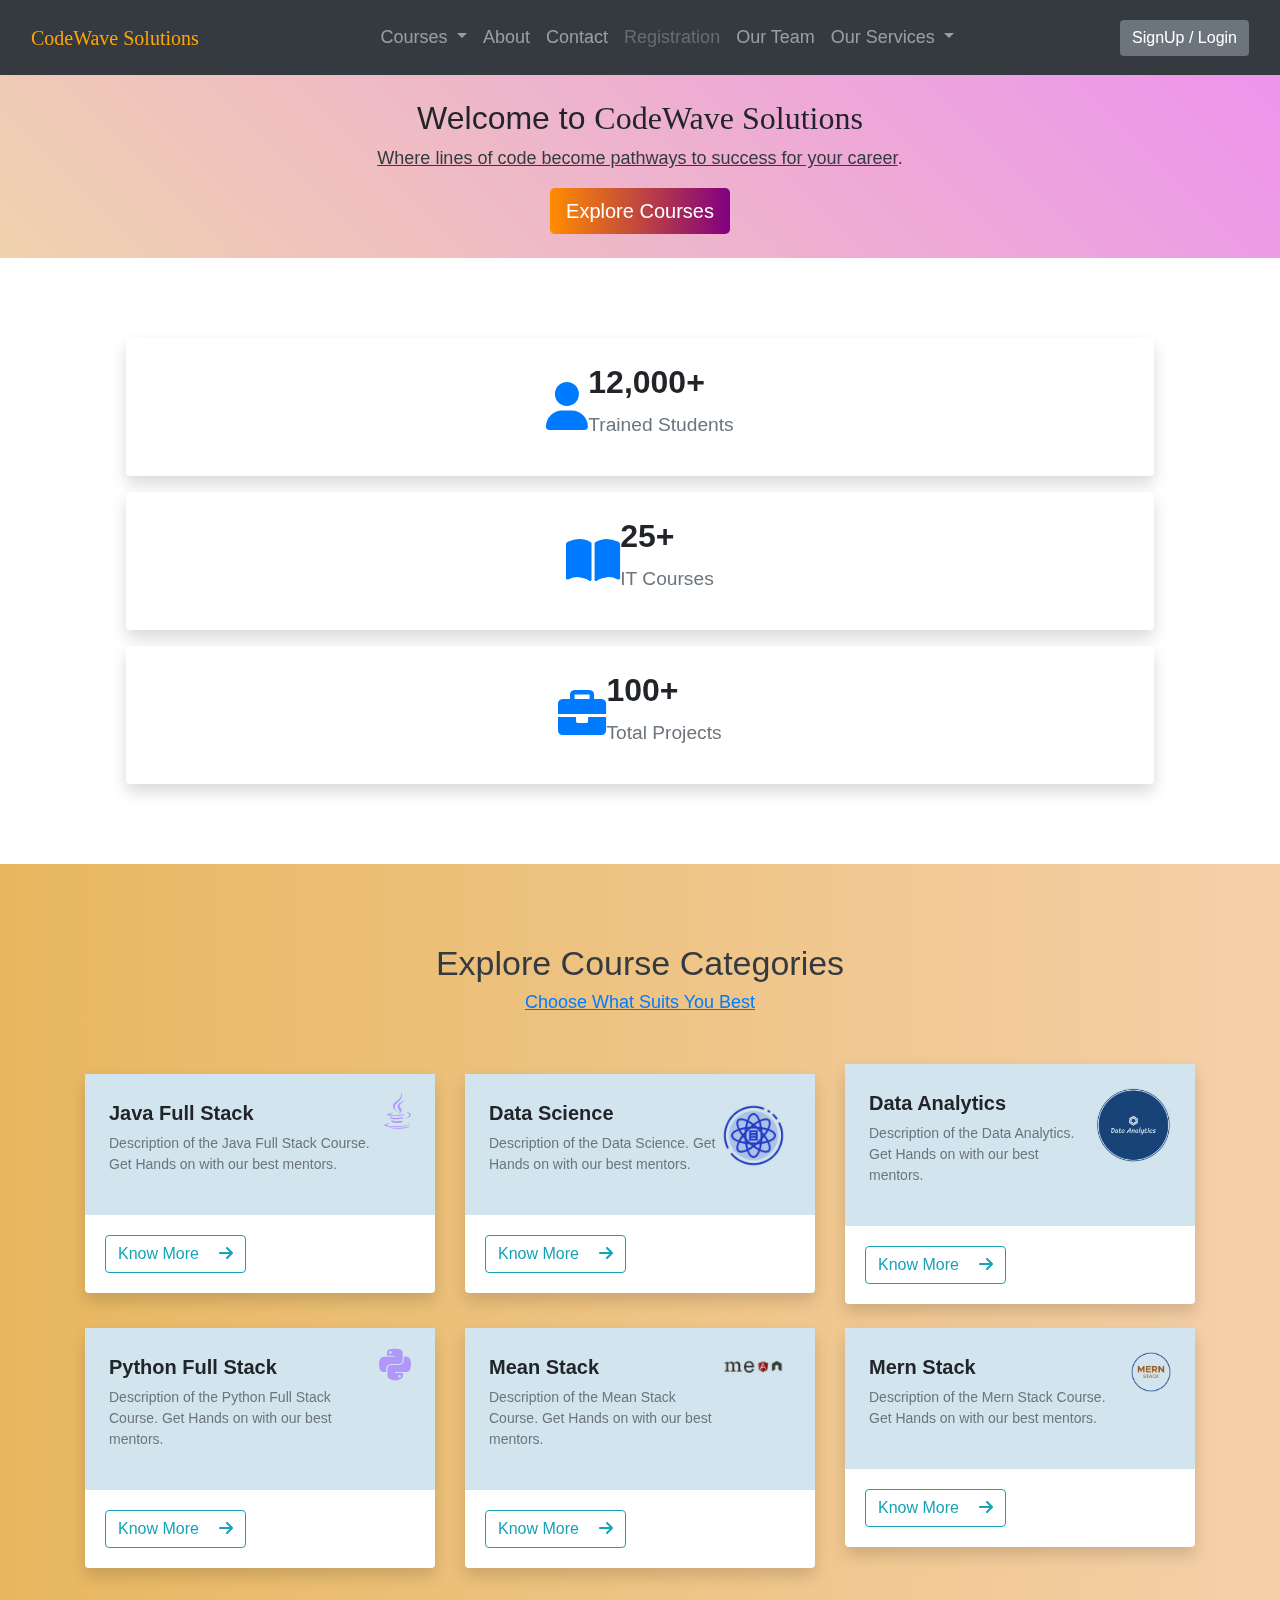
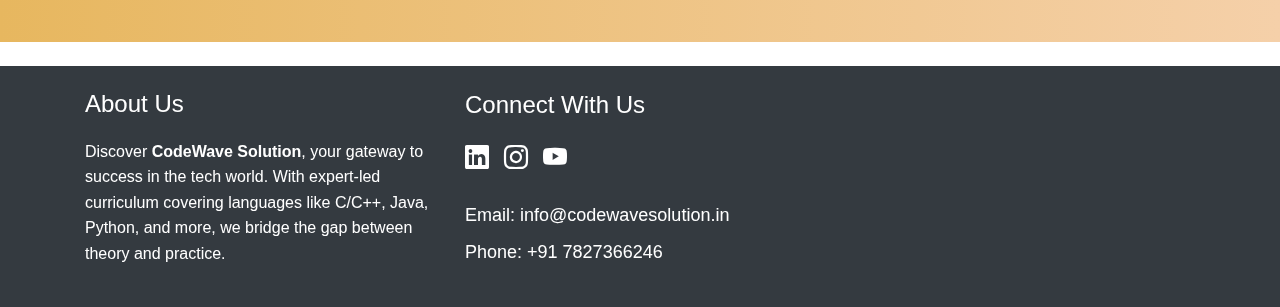
<file: index.html>
<!DOCTYPE html>
<html lang="en">
  <head>
    <meta charset="UTF-8" />
    <meta name="viewport" content="width=device-width, initial-scale=1.0" />
    <title>CodeWave Solutions - EdTech Platform</title>
    <link
      rel="stylesheet"
      href="https://stackpath.bootstrapcdn.com/bootstrap/4.5.2/css/bootstrap.min.css"
    />
    <link
      href="https://cdnjs.cloudflare.com/ajax/libs/font-awesome/6.0.0-beta3/css/all.min.css"
      rel="stylesheet"
    />
    <link rel="stylesheet" href="main.css" />
    <style>
      .navbar-nav {
        margin: auto;
      }
    </style>
  </head>
  <body class="myBody">
    <!-- Navbar -->
    <nav class="navbar navbar-expand-lg navbar-dark bg-dark p-3">
      <div class="container-fluid">
        <a
          class="navbar-brand fw-bold"
          style="font-family: cursive; color: orange"
          href="index.html"
          >CodeWave <span>Solutions</span></a
        >
        <button
          class="navbar-toggler"
          type="button"
          data-bs-toggle="collapse"
          data-bs-target="#navbarSupportedContent"
          aria-controls="navbarSupportedContent"
          aria-expanded="flase"
          aria-label="Toggle navigation"
        >
          <span class="navbar-toggler-icon"></span>
        </button>

        <div class="collapse navbar-collapse" id="navbarSupportedContent">
          <ul class="navbar-nav me-auto mb-2 mb-lg-0 gap-4">
            <li
              class="nav-item dropdown"
              onmouseover="showDropdown()"
              onmouseout="hideDropdown()"
            >
              <a
                class="nav-link dropdown-toggle"
                href="#"
                id="coursesDropdown"
                role="button"
                aria-expanded="false"
              >
                Courses
              </a>
              <ul
                class="nav-item dropdown-menu"
                aria-labelledby="coursesDropdown"
                id="coursesMenu"
              >
                <li>
                  <a class="dropdown-item" href="javaFullStack.html"
                    >Java Full Stack</a
                  >
                </li>
                <li>
                  <a class="dropdown-item" href="ds.html">Data Science</a>
                </li>
                <li>
                  <a class="dropdown-item" href="dA.html">Data Analytics</a>
                </li>
                <li>
                  <a class="dropdown-item" href="pythonFullStack.html"
                    >Python Full Stack</a
                  >
                </li>
                <li>
                  <a class="dropdown-item" href="mean.html">Mean Stack</a>
                </li>
                <li>
                  <a class="dropdown-item" href="mern.html">Mern Stack</a>
                </li>
              </ul>
            </li>
            <li class="nav-item">
              <a class="nav-link" href="about.html">About</a>
            </li>
            <li class="nav-item">
              <a class="nav-link" href="contact.html">Contact</a>
            </li>
            <li class="nav-item">
              <a class="nav-link disabled" href="#">Registration</a>
            </li>
            <li class="nav-item">
              <a class="nav-link" href="ourTeam.html">Our Team</a>
            </li>
            <ul class="navbar-nav me-auto mb-2 mb-lg-0 gap-4 ml-0">
              <li
                class="nav-item dropdown ml-0"
                onmouseover="showServices()"
                onmouseout="hideServices()"
              >
                <a
                  class="nav-link dropdown-toggle"
                  href="#"
                  id="servicesDropdown"
                  role="button"
                  aria-expanded="false"
                >
                  Our Services
                </a>
                <ul
                  class="dropdown-menu"
                  aria-labelledby="servicesDropdown"
                  id="servicesMenu"
                >
                  <li>
                    <a class="dropdown-item" href="corporateServices.html"
                      >For Corporate</a
                    >
                  </li>
                  <li>
                    <a class="dropdown-item" href="studentServices.html"
                      >For Students</a
                    >
                  </li>
                </ul>
              </li>
            </ul>
          </ul>
          <form class="d-flex">
            <button
              class="btn btn-secondary fs-5 border-0"
              id="loginSignupBtn"
              type="button"
              data-bs-toggle="modal"
              data-bs-target="#loginModal"
            >
              SignUp / Login
            </button>
          </form>
        </div>
      </div>
    </nav>

    <!-- Hero Section -->
    <section id="hero" class="text-center py-4">
      <div class="container">
        <h2 style="font-weight: 100">
          Welcome to
          <span class="fw-bold" style="font-family: cursive"
            >CodeWave Solutions</span
          >
        </h2>
        <p class="text-dark fs-5">
          <u>Where lines of code become pathways to success for your career</u>.
        </p>
        <!-- Add a call-to-action button if needed -->
        <!-- CTA Button -->
        <a href="#courses" class="btn btn-primary btn-lg border-0"
          >Explore Courses</a
        >
      </div>
    </section>

    <!-- Overview -->
    <div class="container overview d-flex flex-column p-lg-5 gap-5 mt-4">
      <!-- first -->
      <div class="card m-2 shadow rounded border-0">
        <div
          class="card-body d-flex gap-5 align-items-center justify-content-center"
        >
          <div class="img">
            <i class="fa-solid fa-user"></i>
          </div>
          <div class="text">
            <p>12,000+</p>
            <p class="fs-5">Trained Students</p>
          </div>
        </div>
      </div>

      <!-- second -->
      <div class="card m-2 shadow rounded border-0 px-5">
        <div
          class="card-body d-flex align-items-center justify-content-center gap-5"
        >
          <div class="img">
            <i class="fa-solid fa-book-open"></i>
          </div>
          <div class="text">
            <p>25+</p>
            <p class="fs-5">IT Courses</p>
          </div>
        </div>
      </div>
      <div class="card m-2 shadow rounded border-0">
        <div
          class="card-body d-flex align-items-center justify-content-center gap-5 px-5"
        >
          <div class="img">
            <i class="fa-solid fa-briefcase"></i>
          </div>
          <div class="text">
            <p>100+</p>
            <p class="fs-5">Total Projects</p>
          </div>
        </div>
      </div>
    </div>

    <!-- Course Categories -->
    <section id="courses" class="mb-4 mt-4 course-category">
      <div class="container">
        <p
          class="mt-4 mb-0 text-dark text-center fw-bold"
          style="font-size: 34px"
        >
          Explore Course Categories
        </p>
        <p class="text-center mb-5 text-primary">
          <u>Choose What Suits You Best</u>
        </p>
        <!-- FIRST ROW -->
        <div class="row justify-content-center align-items-center">
          <div class="col-md-4">
            <div class="card shadow fw-bold border-0 mb-sm-4 mb-4">
              <div
                class="text p-4 d-flex gap-5"
                style="background-color: #d2e4ee"
              >
                <div class="text">
                  <p style="font-size: 20px">Java Full Stack</p>
                  <p style="font-size: 14px">
                    Description of the Java Full Stack Course. Get Hands on with
                    our best mentors.
                  </p>
                </div>
                <div>
                  <i
                    class="fa-brands fa-java fa-2xl"
                    style="color: #b197fc"
                  ></i>
                </div>
              </div>
              <div class="card-body">
                <a href="javaFullStack.html" class="btn btn-outline-info"
                  >Know More <i class="fa-solid fa-arrow-right ml-3"></i
                ></a>
              </div>
            </div>
          </div>
          <div class="col-md-4">
            <div class="card shadow fw-bold border-0 mb-sm-4 mb-4">
              <div
                class="text p-4 d-flex gap-5"
                style="background-color: #d2e4ee"
              >
                <div class="text">
                  <p style="font-size: 20px">Data Science</p>
                  <p style="font-size: 14px">
                    Description of the Data Science. Get Hands on with our best
                    mentors.
                  </p>
                </div>
                <div>
                  <img
                    src="ds-logo.jpeg"
                    alt="logo"
                    width="75px"
                    style="mix-blend-mode: multiply"
                  />
                </div>
              </div>
              <div class="card-body">
                <a href="#" class="btn btn-outline-info"
                  >Know More <i class="fa-solid fa-arrow-right ml-3"></i
                ></a>
              </div>
            </div>
          </div>
          <div class="col-md-4">
            <div class="card shadow fw-bold border-0 mb-sm-4 mb-4">
              <div
                class="text p-4 d-flex gap-5"
                style="background-color: #d2e4ee"
              >
                <div class="text">
                  <p style="font-size: 20px">Data Analytics</p>
                  <p style="font-size: 14px">
                    Description of the Data Analytics. Get Hands on with our
                    best mentors.
                  </p>
                </div>
                <div>
                  <img
                    src="da.png"
                    alt=""
                    width="75px"
                    style="mix-blend-mode: multiply"
                  />
                </div>
              </div>
              <div class="card-body">
                <a href="dA.html" class="btn btn-outline-info"
                  >Know More <i class="fa-solid fa-arrow-right ml-3"></i
                ></a>
              </div>
            </div>
          </div>
        </div>
        <!-- Second Row -->
        <div class="row justify-content-center">
          <div class="col-md-4">
            <div class="card shadow fw-bold border-0 mb-sm-4 mb-4">
              <div
                class="text p-4 d-flex gap-5"
                style="background-color: #d2e4ee"
              >
                <div class="text">
                  <p style="font-size: 20px">Python Full Stack</p>
                  <p style="font-size: 14px">
                    Description of the Python Full Stack Course. Get Hands on
                    with our best mentors.
                  </p>
                </div>
                <div>
                  <i
                    class="fa-brands fa-python fa-2xl"
                    style="color: #b197fc"
                  ></i>
                </div>
              </div>
              <div class="card-body">
                <a href="pythonFullStack.html" class="btn btn-outline-info"
                  >Know More <i class="fa-solid fa-arrow-right ml-3"></i
                ></a>
              </div>
            </div>
          </div>
          <div class="col-md-4">
            <div class="card shadow fw-bold border-0 mb-sm-4 mb-4">
              <div
                class="text p-4 d-flex gap-5"
                style="background-color: #d2e4ee"
              >
                <div class="text">
                  <p style="font-size: 20px">Mean Stack</p>
                  <p style="font-size: 14px">
                    Description of the Mean Stack Course. Get Hands on with our
                    best mentors.
                  </p>
                </div>
                <div>
                  <img
                    src="Mean.jpeg"
                    width="75px"
                    alt=""
                    style="mix-blend-mode: multiply"
                  />
                </div>
              </div>
              <div class="card-body">
                <a href="#" class="btn btn-outline-info"
                  >Know More <i class="fa-solid fa-arrow-right ml-3"></i
                ></a>
              </div>
            </div>
          </div>
          <div class="col-md-4">
            <div class="card shadow fw-bold border-0">
              <div
                class="text p-4 d-flex gap-5"
                style="background-color: #d2e4ee"
              >
                <div class="text">
                  <p style="font-size: 20px">Mern Stack</p>
                  <p style="font-size: 14px">
                    Description of the Mern Stack Course. Get Hands on with our
                    best mentors.
                  </p>
                </div>
                <div>
                  <img
                    src="mern.png"
                    alt=""
                    height="40px"
                    style="mix-blend-mode: multiply"
                  />
                </div>
              </div>
              <div class="card-body">
                <a href="#" class="btn btn-outline-info"
                  >Know More <i class="fa-solid fa-arrow-right ml-3"></i
                ></a>
              </div>
            </div>
          </div>
        </div>
      </div>
    </section>

    <!-- Courses Section -->
    <!--<section id="courses" class="course-gradient mb-4">-->
    <!--  <div class="container">-->
    <!--    <p-->
    <!--      class="mb-5 mt-4 text-dark text-center fw-bolder"-->
    <!--      style="font-size: 34px"-->
    <!--    >-->
    <!--      Our Courses-->
    <!--    </p>-->
    <!--    <div class="row justify-content-center">-->
    <!--      <div class="col-md-3">-->
    <!--        <div class="card mb-4 shadow border-0">-->
    <!--          <img src="img-1.png" class="card-img-top" alt="Course 1" />-->
    <!--          <div class="card-body">-->
    <!--            <h5 class="card-title text-primary">Course Title 1</h5>-->
    <!--            <p class="card-text text-muted">Description of course 1.</p>-->
    <!--            <a href="#" class="btn btn-outline-info">Enroll Now</a>-->
    <!--          </div>-->
    <!--        </div>-->
    <!--      </div>-->
    <!--      <div class="col-md-3 ml-3">-->
    <!--        <div class="card mb-4 shadow border-0">-->
    <!--          <img src="img-2.png" class="card-img-top" alt="Course 2" />-->
    <!--          <div class="card-body">-->
    <!--            <h5 class="card-title text-primary">Course Title 2</h5>-->
    <!--            <p class="card-text text-muted">Description of course 2.</p>-->
    <!--            <a href="#" class="btn btn-outline-info">Enroll Now</a>-->
    <!--          </div>-->
    <!--        </div>-->
    <!--      </div>-->
    <!--      <div class="col-md-3 ml-3">-->
    <!--        <div class="card mb-4 shadow border-0">-->
    <!--          <img src="img-1.png" class="card-img-top" alt="Course 3" />-->
    <!--          <div class="card-body">-->
    <!--            <h5 class="card-title text-primary">Course Title 3</h5>-->
    <!--            <p class="card-text text-muted">Description of course 3.</p>-->
    <!--            <a href="#" class="btn btn-outline-info">Enroll Now</a>-->
    <!--          </div>-->
    <!--        </div>-->
    <!--      </div>-->
    <!--    </div>-->
    <!-- Second Row -->
    <!--    <div class="row justify-content-center">-->
    <!--      <div class="col-md-3 mt-2 text-center">-->
    <!--        <a href="#" class="btn btn-success" style="font-size: 20px"-->
    <!--          >See All Courses <i class="fa-solid fa-arrow-right ml-3"></i-->
    <!--        ></a>-->
    <!--      </div>-->
    <!--    </div>-->
    <!--  </div>-->
    <!--</section>-->

    <!-- Footer -->
    <footer class="py-4 bg-dark text-white">
      <div class="container">
        <div class="row align-items-center d-flex justify-content-evenly">
          <div class="col-md-4">
            <h3>About Us</h3>
            <p>
              Discover <b>CodeWave Solution</b>, your gateway to success in the
              tech world. With expert-led curriculum covering languages like
              C/C++, Java, Python, and more, we bridge the gap between theory
              and practice.
            </p>
          </div>
          <div class="col-md-4">
            <h3>Connect With Us</h3>
            <!-- Social media icons -->
            <ul class="social-media">
              <li>
                <a
                  class="text-white"
                  href="https://www.linkedin.com/company/codewave-solution/"
                  target="_blank"
                  ><i class="bi bi-linkedin"></i
                ></a>
              </li>
              <li>
                <a
                  class="text-white"
                  href="https://www.instagram.com/codewave_solution?igsh=ZG53Mmt3YWt2aTZ3"
                  target="_blank"
                  ><i class="bi bi-instagram"></i
                ></a>
              </li>
              <li>
                <a
                  class="text-white"
                  href="https://youtube.com/@codewavesolution?si=cRN9feFaMbyaam3K"
                  target="_blank"
                  ><i class="bi bi-youtube"></i
                ></a>
              </li>
              <!-- Add more social media icons as needed -->
            </ul>
            <!-- Contact information -->
            <ul>
              <li>Email: info@codewavesolution.in</li>
              <li>Phone: +91 7827366246</li>
            </ul>
          </div>
        </div>
      </div>
    </footer>

    <!-- Bootstrap JS and custom scripts -->
    <script defer src="script.js"></script>
    <script src="https://code.jquery.com/jquery-3.5.1.slim.min.js"></script>
    <script src="https://cdn.jsdelivr.net/npm/@popperjs/core@2.11.6/dist/umd/popper.min.js"></script>
    <script src="https://cdn.jsdelivr.net/npm/bootstrap@5.3.0-alpha1/dist/js/bootstrap.min.js"></script>
    <link
      href="https://cdn.jsdelivr.net/npm/bootstrap@5.0.2/dist/css/bootstrap.min.css"
      rel="stylesheet"
      integrity="sha384-EVSTQN3/azprG1Anm3QDgpJLIm9Nao0Yz1ztcQTwFspd3yD65VohhpuuCOmLASjC"
      crossorigin="anonymous"
    />
    <link
      href="https://cdn.jsdelivr.net/npm/bootstrap-icons@1.7.2/font/bootstrap-icons.css"
      rel="stylesheet"
    />
  </body>
</html>
</file>
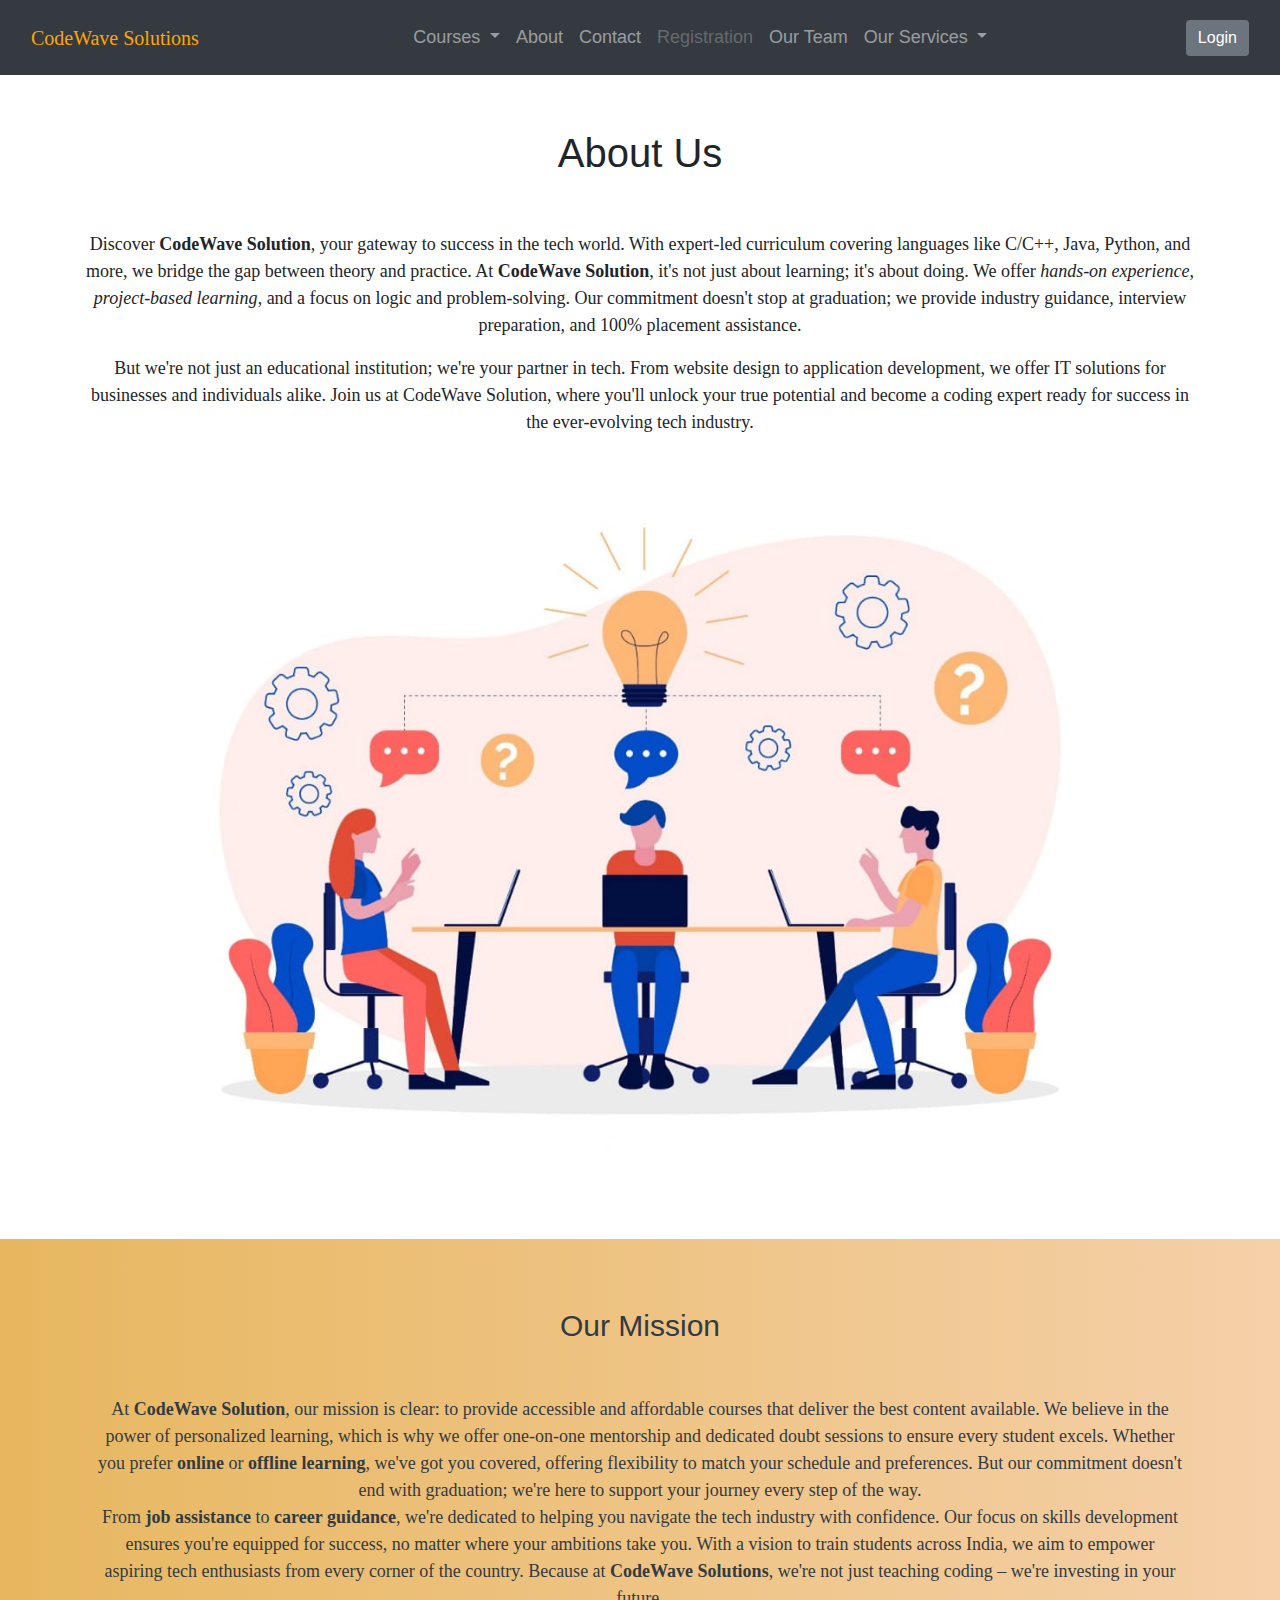
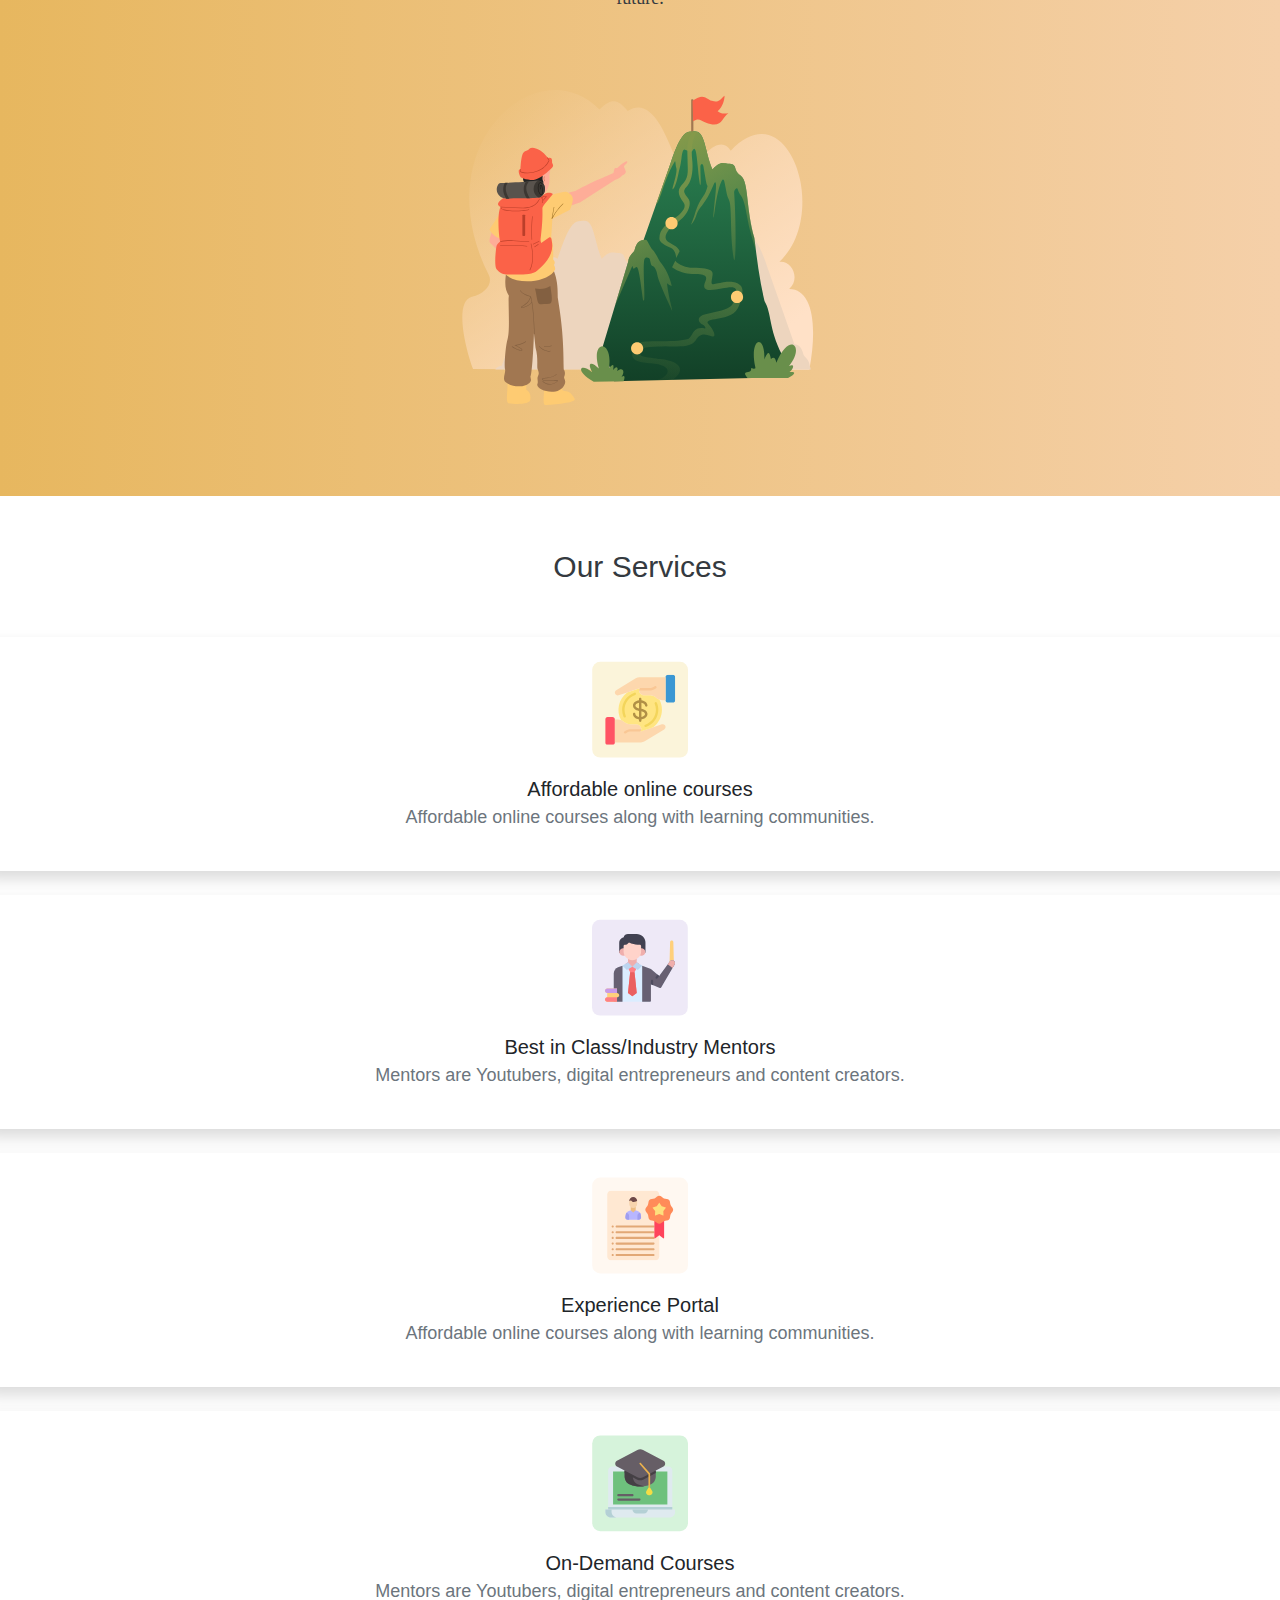
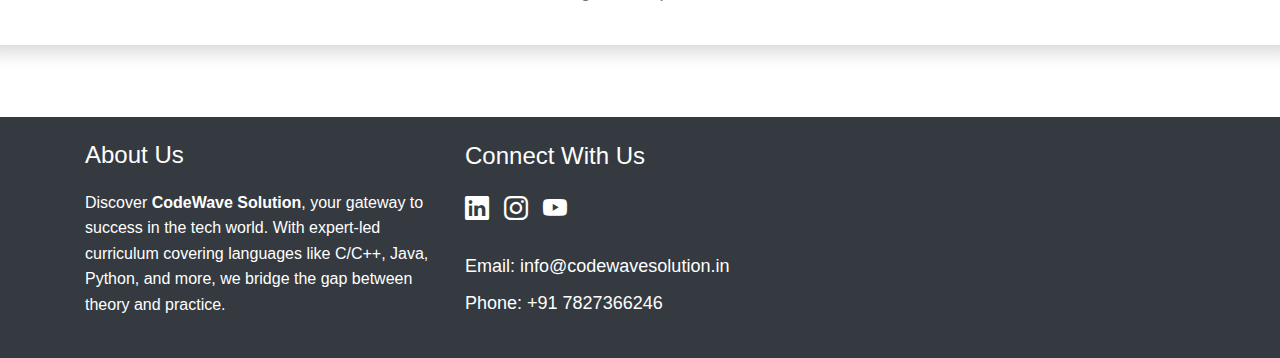
<file: about.html>
<!DOCTYPE html>
<html lang="en">
  <head>
    <meta charset="UTF-8" />
    <meta name="viewport" content="width=device-width, initial-scale=1.0" />
    <title>CodeWave Solutions - EdTech Platform</title>
    <link
      rel="stylesheet"
      href="https://stackpath.bootstrapcdn.com/bootstrap/4.5.2/css/bootstrap.min.css"
    />
    <link
      href="https://cdnjs.cloudflare.com/ajax/libs/font-awesome/6.0.0-beta3/css/all.min.css"
      rel="stylesheet"
    />
    <link rel="stylesheet" href="aboutcss.css" />
    <style>
      .navbar-nav {
        margin: auto;
      }
    </style>
  </head>
  <body style="font-size: 18px;">
    <!-- Navbar -->
    <nav class="navbar navbar-expand-lg navbar-dark bg-dark p-3">
      <div class="container-fluid">
        <a
          class="navbar-brand fw-bold"
          style="font-family: cursive; color: orange"
          href="index.html"
          >CodeWave <span>Solutions</span></a
        >
        <button
          class="navbar-toggler"
          type="button"
          data-bs-toggle="collapse"
          data-bs-target="#navbarSupportedContent"
          aria-controls="navbarSupportedContent"
          aria-expanded="flase"
          aria-label="Toggle navigation"
        >
          <span class="navbar-toggler-icon"></span>
        </button>

        <div class="collapse navbar-collapse" id="navbarSupportedContent">
          <ul class="navbar-nav me-auto mb-2 mb-lg-0 gap-4">
            <li
              class="nav-item dropdown"
              onmouseover="showDropdown()"
              onmouseout="hideDropdown()"
            >
              <a
                class="nav-link dropdown-toggle"
                href="#"
                id="coursesDropdown"
                role="button"
                aria-expanded="false"
              >
                Courses
              </a>
              <ul
                class="dropdown-menu"
                aria-labelledby="coursesDropdown"
                id="coursesMenu"
              >
                <!-- Course 1 -->
                <li>
                  <a class="dropdown-item" href="javaFullStack.html"
                    >Java Full Stack</a
                  >
                </li>
                <!-- Course 2 -->
                <li><a class="dropdown-item" href="ds.html">Data Science</a></li>
                <!-- Course 3 -->
                <li>
                  <a class="dropdown-item" href="dA.html">Data Analytics</a>
                </li>
                <!-- Course 4 -->
                <li>
                  <a class="dropdown-item" href="pythonFullStack.html">Python Full Stack</a>
                </li>
                <!-- Course 5 -->
                <li><a class="dropdown-item" href="mean.html">Mean Stack</a></li>
                <!-- Course 6 -->
                <li><a class="dropdown-item" href="mern.html">Mern Stack</a></li>
                <!-- Add more courses as needed -->
              </ul>
            </li>
            <li class="nav-item">
              <a class="nav-link" href="about.html">About</a>
            </li>
            <li class="nav-item">
              <a class="nav-link" href="contact.html">Contact</a>
            </li>
            <li class="nav-item">
              <a class="nav-link disabled" href="#">Registration</a>
            </li>
            <li class="nav-item">
              <a class="nav-link" href="ourTeam.html">Our Team</a>
            </li>
            <ul class="navbar-nav me-auto mb-2 mb-lg-0 gap-4 ml-0">
              <li
                class="nav-item dropdown ml-0"
                onmouseover="showServices()"
                onmouseout="hideServices()"
              >
                <a
                  class="nav-link dropdown-toggle"
                  href="#"
                  id="servicesDropdown"
                  role="button"
                  aria-expanded="false"
                >
                  Our Services
                </a>
                <ul
                  class="dropdown-menu"
                  aria-labelledby="servicesDropdown"
                  id="servicesMenu"
                >
                  <li>
                    <a class="dropdown-item" href="corporateServices.html"
                      >For Corporate</a
                    >
                  </li>
                  <li>
                    <a class="dropdown-item" href="studentServices.html"
                      >For Students</a
                    >
                  </li>
                </ul>
              </li>
            </ul>
          </ul>
          <form class="d-flex">
            <button class="btn btn-secondary fs-5 border-0" type="submit">
              Login
            </button>
          </form>
        </div>
      </div>
    </nav>

    <!-- About us -->
    <div class="container">
      <div class="heading text-center mt-5 mb-5 fw-bold">
        <p style="font-size: 40px;">About Us</p>
      </div>
      <div class="para mb-5">
        <p class="text-center" style="font-family: 'Times New Roman', Times, serif;">
          Discover <b>CodeWave Solution</b>, your gateway to success in the tech
          world. With expert-led curriculum covering languages like C/C++, Java,
          Python, and more, we bridge the gap between theory and practice. At
          <b>CodeWave Solution</b>, it's not just about learning; it's about
          doing. We offer <i>hands-on experience</i>,
          <i>project-based learning</i>, and a focus on logic and
          problem-solving. Our commitment doesn't stop at graduation; we provide
          industry guidance, interview preparation, and 100% placement
          assistance.
        </p>
        <p
          class="text-center"
          style="font-family: 'Times New Roman', Times, serif"
        >
          But we're not just an educational institution; we're your partner in
          tech. From website design to application development, we offer IT
          solutions for businesses and individuals alike. Join us at CodeWave
          Solution, where you'll unlock your true potential and become a coding
          expert ready for success in the ever-evolving tech industry.
        </p>
        <img src="aboutImg.jpeg" alt="" width="100%" />
      </div>
    </div>

    <section class="course-gradient mb-4">
        <div class="container">
          <p class="mb-5 mt-4 text-dark text-center fw-bolder" style="font-size: 30px">
            Our Mission
          </p>
        </div>
        <div class="d-flex flex-wrap justify-content-center align-items-center px-5 mb-3">
          <div class="px-5">
            <p class="text-dark text-center" style="font-family: 'Times New Roman', Times, serif;">
              At <b>CodeWave Solution</b>, our mission is clear: to provide accessible
            and affordable courses that deliver the best content available. We
            believe in the power of personalized learning, which is why we offer
            one-on-one mentorship and dedicated doubt sessions to ensure every
            student excels. Whether you prefer <b>online</b> or <b>offline learning</b>, we've
            got you covered, offering flexibility to match your schedule and
            preferences. But our commitment doesn't end with graduation; we're
            here to support your journey every step of the way. <br>From <b>job
            assistance</b> to <b>career guidance</b>, we're dedicated to helping you
            navigate the tech industry with confidence. Our focus on skills
            development ensures you're equipped for success, no matter where
            your ambitions take you. With a vision to train students across
            India, we aim to empower aspiring tech enthusiasts from every corner
            of the country. Because at <b>CodeWave Solutions</b>, we're not just teaching coding
            – we're investing in your future.
            </p>
          </div>
          <div>
            <img src="complete-the-mission.svg" alt="" />
          </div>
        </div>
      </section>
      

    <!-- Our Services -->
    <section class="mb-5 mt-5">
      <div class="container">
        <p
          class="mb-5 mt-4 text-dark text-center fw-bolder"
          style="font-size: 30px"
        >
          Our Services
        </p>
      </div>

      <div class="row mb-4">
        <!-- first item -->
        <div class="card col-12 d-flex flex-column align-items-center mb-4 border-0 shadow p-4">
          <div>
            <img
              src="about-service-1.svg"
              alt=""
              class="img-fluid"
              style="max-width: 100px"
            />
          </div>
          <div class="text-center mt-3">
            <p class="fw-bold mb-0" style="font-size: 20px">
              Affordable online courses
            </p>
            <p class="text-muted">
              Affordable online courses along with learning communities.
            </p>
          </div>
        </div>
        <!-- second item -->
        <div class="card col-12 d-flex flex-column align-items-center mb-4 border-0 shadow p-4">
          <div>
            <img
              src="about-service-2.svg"
              alt=""
              class="img-fluid"
              style="max-width: 100px"
            />
          </div>
          <div class="text-center mt-3">
            <p class="fw-bold mb-0" style="font-size: 20px">
              Best in Class/Industry Mentors
            </p>
            <p class="text-muted">
              Mentors are Youtubers, digital entrepreneurs and content creators.
            </p>
          </div>
        </div>
        <!-- third item -->
        <div class="col-12 d-flex flex-column align-items-center mb-4 border-0 shadow p-4">
          <div>
            <img
              src="about-service-3.svg"
              alt=""
              class="img-fluid"
              style="max-width: 100px"
            />
          </div>
          <div class="text-center mt-3">
            <p class="fw-bold mb-0" style="font-size: 20px">
              Experience Portal
            </p>
            <p class="text-muted">
              Affordable online courses along with learning communities.
            </p>
          </div>
        </div>
        <!-- fourth item -->
        <div class="col-12 d-flex flex-column align-items-center mb-4 border-0 shadow p-4">
          <div>
            <img
              src="about-service-4.svg"
              alt=""
              class="img-fluid"
              style="max-width: 100px"
            />
          </div>
          <div class="text-center mt-3">
            <p class="fw-bold mb-0" style="font-size: 20px">
              On-Demand Courses
            </p>
            <p class="text-muted">
              Mentors are Youtubers, digital entrepreneurs and content creators.
            </p>
          </div>
        </div>
      </div>
    </section>

    <!-- Footer -->
    <footer class="py-4 bg-dark text-white">
      <div class="container">
        <div class="row align-items-center d-flex justify-content-evenly">
          <div class="col-md-4">
            <h3>About Us</h3>
            <p>
                Discover <b>CodeWave Solution</b>, your gateway to success in the tech
          world. With expert-led curriculum covering languages like C/C++, Java,
          Python, and more, we bridge the gap between theory and practice.
            </p>
          </div>
          <div class="col-md-4">
            <h3>Connect With Us</h3>
            <!-- Social media icons -->
            <ul class="social-media">
              <li>
                <a class="text-white" 
                href="https://www.linkedin.com/company/codewave-solution/" target="_blank"><i class="bi bi-linkedin"></i></a>
              </li>
              <li>
                <a class="text-white" href="https://www.instagram.com/codewave_solution?igsh=ZG53Mmt3YWt2aTZ3" target="_blank"
                  ><i class="bi bi-instagram"></i
                ></a>
              </li>
              <li>
                <a class="text-white" href="https://youtube.com/@codewavesolution?si=cRN9feFaMbyaam3K" target="_blank"
                  ><i class="bi bi-youtube"></i
                ></a>
              </li>
              <!-- Add more social media icons as needed -->
            </ul>
            <!-- Contact information -->
            <ul>
              <li>Email: info@codewavesolution.in</li>
              <li>Phone: +91 7827366246</li>
            </ul>
          </div>
        </div>
      </div>
    </footer>

    <script defer src="script.js">
      </scriptt>
          <script src="https://code.jquery.com/jquery-3.5.1.slim.min.js">
    </script>
    <script src="https://cdn.jsdelivr.net/npm/@popperjs/core@2.11.6/dist/umd/popper.min.js"></script>
    <script src="https://cdn.jsdelivr.net/npm/bootstrap@5.3.0-alpha1/dist/js/bootstrap.min.js"></script>
    <link
      href="https://cdn.jsdelivr.net/npm/bootstrap@5.0.2/dist/css/bootstrap.min.css"
      rel="stylesheet"
      integrity="sha384-EVSTQN3/azprG1Anm3QDgpJLIm9Nao0Yz1ztcQTwFspd3yD65VohhpuuCOmLASjC"
      crossorigin="anonymous"
    />
    <link
      href="https://cdn.jsdelivr.net/npm/bootstrap-icons@1.7.2/font/bootstrap-icons.css"
      rel="stylesheet"
    />
  </body>
</html>
</file>
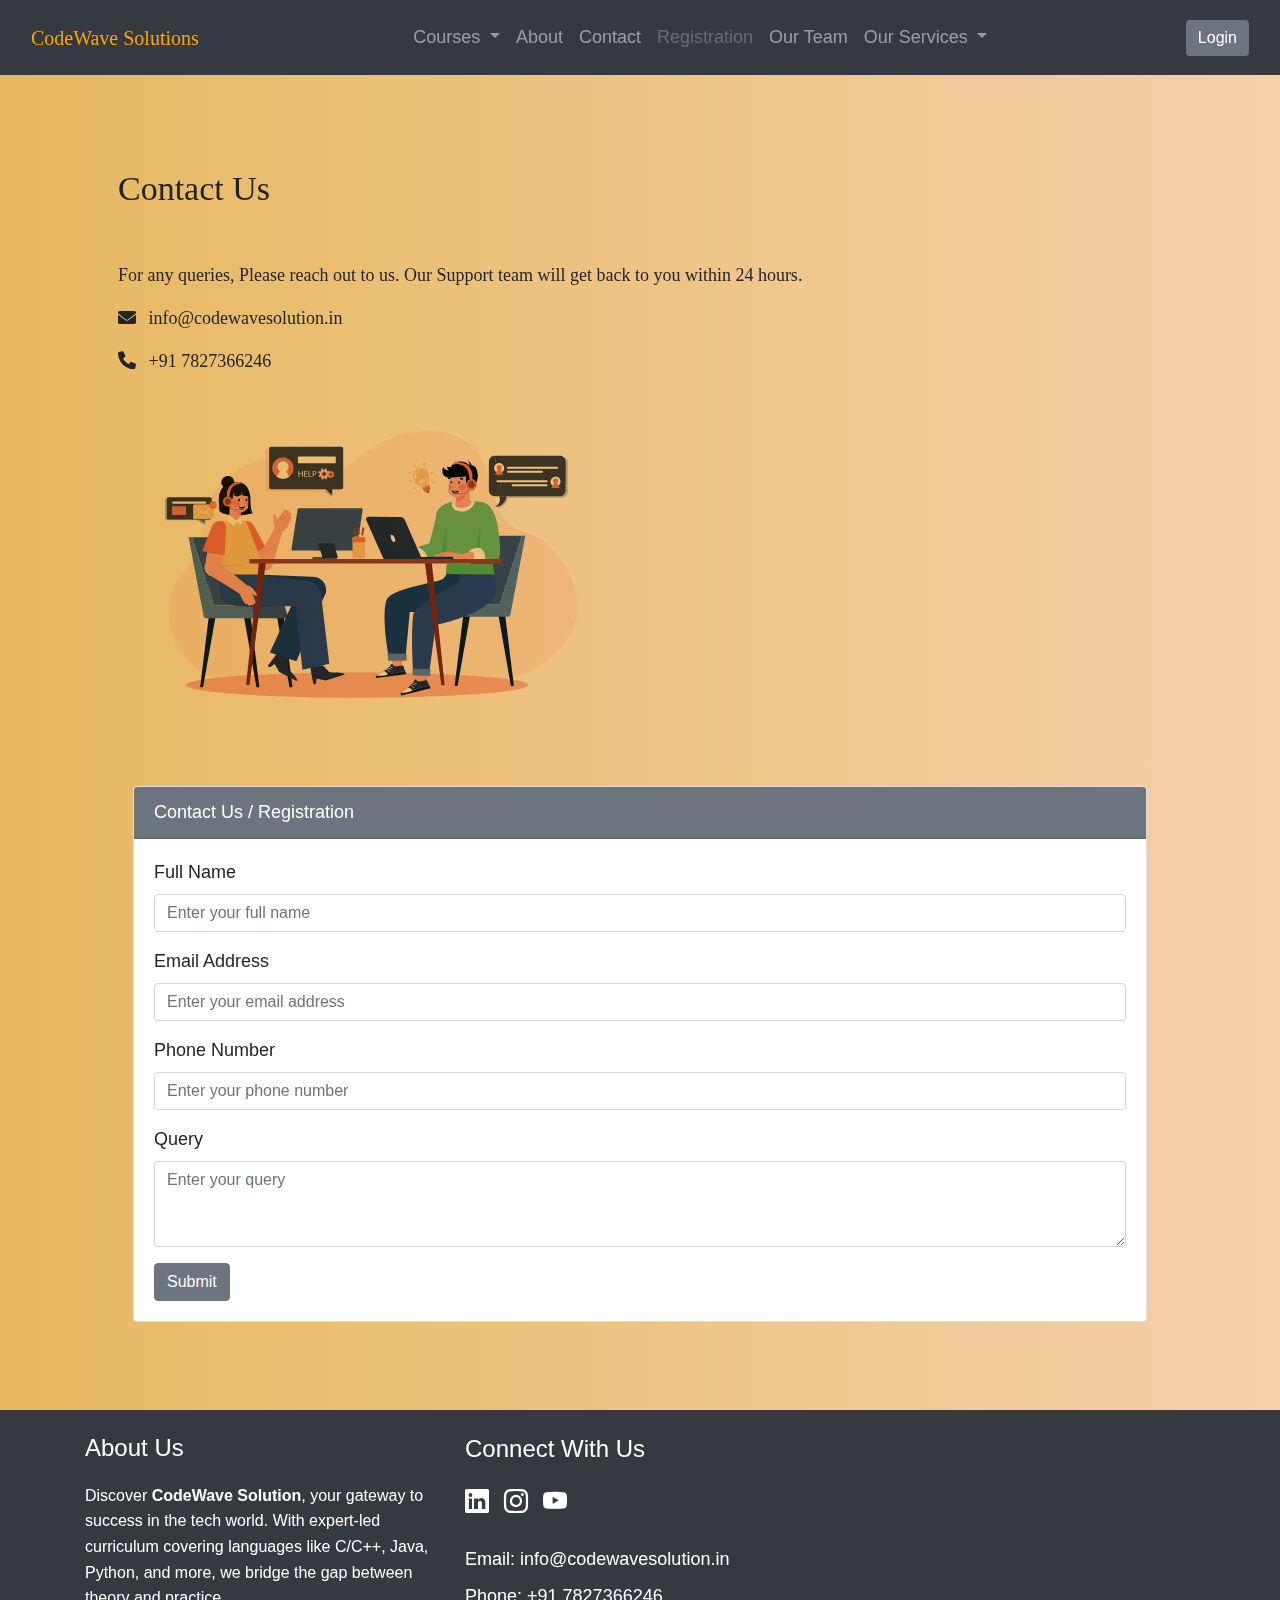
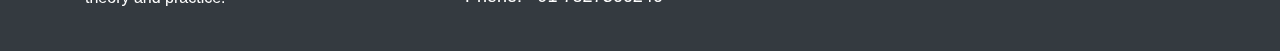
<file: contact.html>
<!DOCTYPE html>
<html lang="en">
  <head>
    <meta charset="UTF-8" />
    <meta name="viewport" content="width=device-width, initial-scale=1.0" />
    <title>CodeWave Solutions - EdTech Platform</title>
    <link
      rel="stylesheet"
      href="https://stackpath.bootstrapcdn.com/bootstrap/4.5.2/css/bootstrap.min.css"
    />
    <link
      href="https://cdnjs.cloudflare.com/ajax/libs/font-awesome/6.0.0-beta3/css/all.min.css"
      rel="stylesheet"
    />
    <link rel="stylesheet" href="aboutcss.css" />
    <style>
      .navbar-nav {
        margin: auto;
      }
      .mainDiv {
        justify-content: center;
        align-items: center;
        flex-direction: column;
      }
      @media (min-width: 768px) {
        .mainDiv {
          flex-direction: row;
        }
      }
    </style>
  </head>
  <body style="font-size: 18px">
    <!-- Navbar -->
    <nav class="navbar navbar-expand-lg navbar-dark bg-dark p-3">
      <div class="container-fluid">
        <a
          class="navbar-brand fw-bold"
          style="font-family: cursive; color: orange"
          href="index.html"
          >CodeWave <span>Solutions</span></a
        >
        <button
          class="navbar-toggler"
          type="button"
          data-bs-toggle="collapse"
          data-bs-target="#navbarSupportedContent"
          aria-controls="navbarSupportedContent"
          aria-expanded="flase"
          aria-label="Toggle navigation"
        >
          <span class="navbar-toggler-icon"></span>
        </button>

        <div class="collapse navbar-collapse" id="navbarSupportedContent">
          <ul class="navbar-nav me-auto mb-2 mb-lg-0 gap-4">
            <li
              class="nav-item dropdown"
              onmouseover="showDropdown()"
              onmouseout="hideDropdown()"
            >
              <a
                class="nav-link dropdown-toggle"
                href="#"
                id="coursesDropdown"
                role="button"
                aria-expanded="false"
              >
                Courses
              </a>
              <ul
                class="dropdown-menu"
                aria-labelledby="coursesDropdown"
                id="coursesMenu"
              >
                <!-- Course 1 -->
                <li>
                  <a class="dropdown-item" href="javaFullStack.html"
                    >Java Full Stack</a
                  >
                </li>
                <!-- Course 2 -->
                <li><a class="dropdown-item" href="ds.html">Data Science</a></li>
                <!-- Course 3 -->
                <li>
                  <a class="dropdown-item" href="dA.html">Data Analytics</a>
                </li>
                <!-- Course 4 -->
                <li>
                  <a class="dropdown-item" href="pythonFullStack.html">Python Full Stack</a>
                </li>
                <!-- Course 5 -->
                <li><a class="dropdown-item" href="mean.html">Mean Stack</a></li>
                <!-- Course 6 -->
                <li><a class="dropdown-item" href="mern.html">Mern Stack</a></li>
                <!-- Add more courses as needed -->
              </ul>
            </li>
            <li class="nav-item">
              <a class="nav-link" href="about.html">About</a>
            </li>
            <li class="nav-item">
              <a class="nav-link" href="contact.html">Contact</a>
            </li>
            <li class="nav-item">
              <a class="nav-link disabled" href="#">Registration</a>
            </li>
            <li class="nav-item">
              <a class="nav-link" href="ourTeam.html">Our Team</a>
            </li>
            <ul class="navbar-nav me-auto mb-2 mb-lg-0 gap-4 ml-0">
              <li
                class="nav-item dropdown ml-0"
                onmouseover="showServices()"
                onmouseout="hideServices()"
              >
                <a
                  class="nav-link dropdown-toggle"
                  href="#"
                  id="servicesDropdown"
                  role="button"
                  aria-expanded="false"
                >
                  Our Services
                </a>
                <ul
                  class="dropdown-menu"
                  aria-labelledby="servicesDropdown"
                  id="servicesMenu"
                >
                  <li>
                    <a class="dropdown-item" href="corporateServices.html"
                      >For Corporate</a
                    >
                  </li>
                  <li>
                    <a class="dropdown-item" href="studentServices.html"
                      >For Students</a
                    >
                  </li>
                </ul>
              </li>
            </ul>
          </ul>
          <form class="d-flex">
            <button class="btn btn-secondary fs-5 border-0" type="submit">
              Login
            </button>
          </form>
        </div>
      </div>
    </nav>

    <!-- Contact -->
    <div class="course-gradient d-flex justify-content-center">
      <div class="container mainDiv p-5">
        <div
          class="leftDiv text-center text-md-left mb-5 mb-md-0"
          style="font-family: 'Times New Roman', Times, serif"
        >
          <p class="fw-bold mb-5" style="font-size: 34px">Contact Us</p>
          <p>
            For any queries, Please reach out to us. Our Support team will get
            back to you within 24 hours.
          </p>
          <p>
            <i class="fa-solid fa-envelope mr-2"></i>
            <span>info@codewavesolution.in</span>
          </p>
          <p><i class="fa-solid fa-phone mr-2"></i> <span>+91 7827366246</span></p>
          <img
            src="contact.svg"
            class="img-fluid"
            style="mix-blend-mode: multiply"
            alt=""
          />
        </div>
        <div class="container mt-5">
          <div class="card">
            <div class="card-header bg-secondary text-white">
              Contact Us / Registration
            </div>
            <div class="card-body">
              <form>
                <div class="mb-3">
                  <label for="fullName" class="form-label">Full Name</label>
                  <input
                    type="text"
                    class="form-control"
                    id="fullName"
                    placeholder="Enter your full name"
                    required
                  />
                </div>
                <div class="mb-3">
                  <label for="email" class="form-label">Email Address</label>
                  <input
                    type="email"
                    class="form-control"
                    id="email"
                    placeholder="Enter your email address"
                    required
                  />
                </div>
                <div class="mb-3">
                  <label for="phone" class="form-label">Phone Number</label>
                  <input
                    type="tel"
                    class="form-control"
                    id="phone"
                    placeholder="Enter your phone number"
                    required
                  />
                </div>
                <div class="mb-3">
                  <label for="query" class="form-label">Query</label>
                  <textarea
                    class="form-control"
                    id="query"
                    rows="3"
                    placeholder="Enter your query"
                    required
                  ></textarea>
                </div>
                <button type="submit" class="btn btn-secondary">Submit</button>
              </form>
            </div>
          </div>
        </div>
      </div>
    </div>

    <!-- Footer -->
    <footer class="py-4 bg-dark text-white">
      <div class="container">
        <div class="row align-items-center d-flex justify-content-evenly">
          <div class="col-md-4">
            <h3>About Us</h3>
            <p>
                Discover <b>CodeWave Solution</b>, your gateway to success in the tech
          world. With expert-led curriculum covering languages like C/C++, Java,
          Python, and more, we bridge the gap between theory and practice.
            </p>
          </div>
          <div class="col-md-4">
            <h3>Connect With Us</h3>
            <!-- Social media icons -->
            <ul class="social-media">
              <li>
                <a class="text-white" 
                href="https://www.linkedin.com/company/codewave-solution/" target="_blank"><i class="bi bi-linkedin"></i></a>
              </li>
              <li>
                <a class="text-white" href="https://www.instagram.com/codewave_solution?igsh=ZG53Mmt3YWt2aTZ3" target="_blank"
                  ><i class="bi bi-instagram"></i
                ></a>
              </li>
              <li>
                <a class="text-white" href="https://youtube.com/@codewavesolution?si=cRN9feFaMbyaam3K" target="_blank"
                  ><i class="bi bi-youtube"></i
                ></a>
              </li>
            </ul>
            <!-- Contact information -->
            <ul>
              <li>Email: info@codewavesolution.in</li>
              <li>Phone: +91 7827366246</li>
            </ul>
          </div>
        </div>
      </div>
    </footer>

    <script defer src="script.js"></script>
    <script src="https://code.jquery.com/jquery-3.5.1.slim.min.js"></script>
    <script src="https://cdn.jsdelivr.net/npm/@popperjs/core@2.11.6/dist/umd/popper.min.js"></script>
    <script src="https://cdn.jsdelivr.net/npm/bootstrap@5.3.0-alpha1/dist/js/bootstrap.min.js"></script>
    <link
      href="https://cdn.jsdelivr.net/npm/bootstrap@5.0.2/dist/css/bootstrap.min.css"
      rel="stylesheet"
      integrity="sha384-EVSTQN3/azprG1Anm3QDgpJLIm9Nao0Yz1ztcQTwFspd3yD65VohhpuuCOmLASjC"
      crossorigin="anonymous"
    />
    <link
      href="https://cdn.jsdelivr.net/npm/bootstrap-icons@1.7.2/font/bootstrap-icons.css"
      rel="stylesheet"
    />
  </body>
</html>
</file>
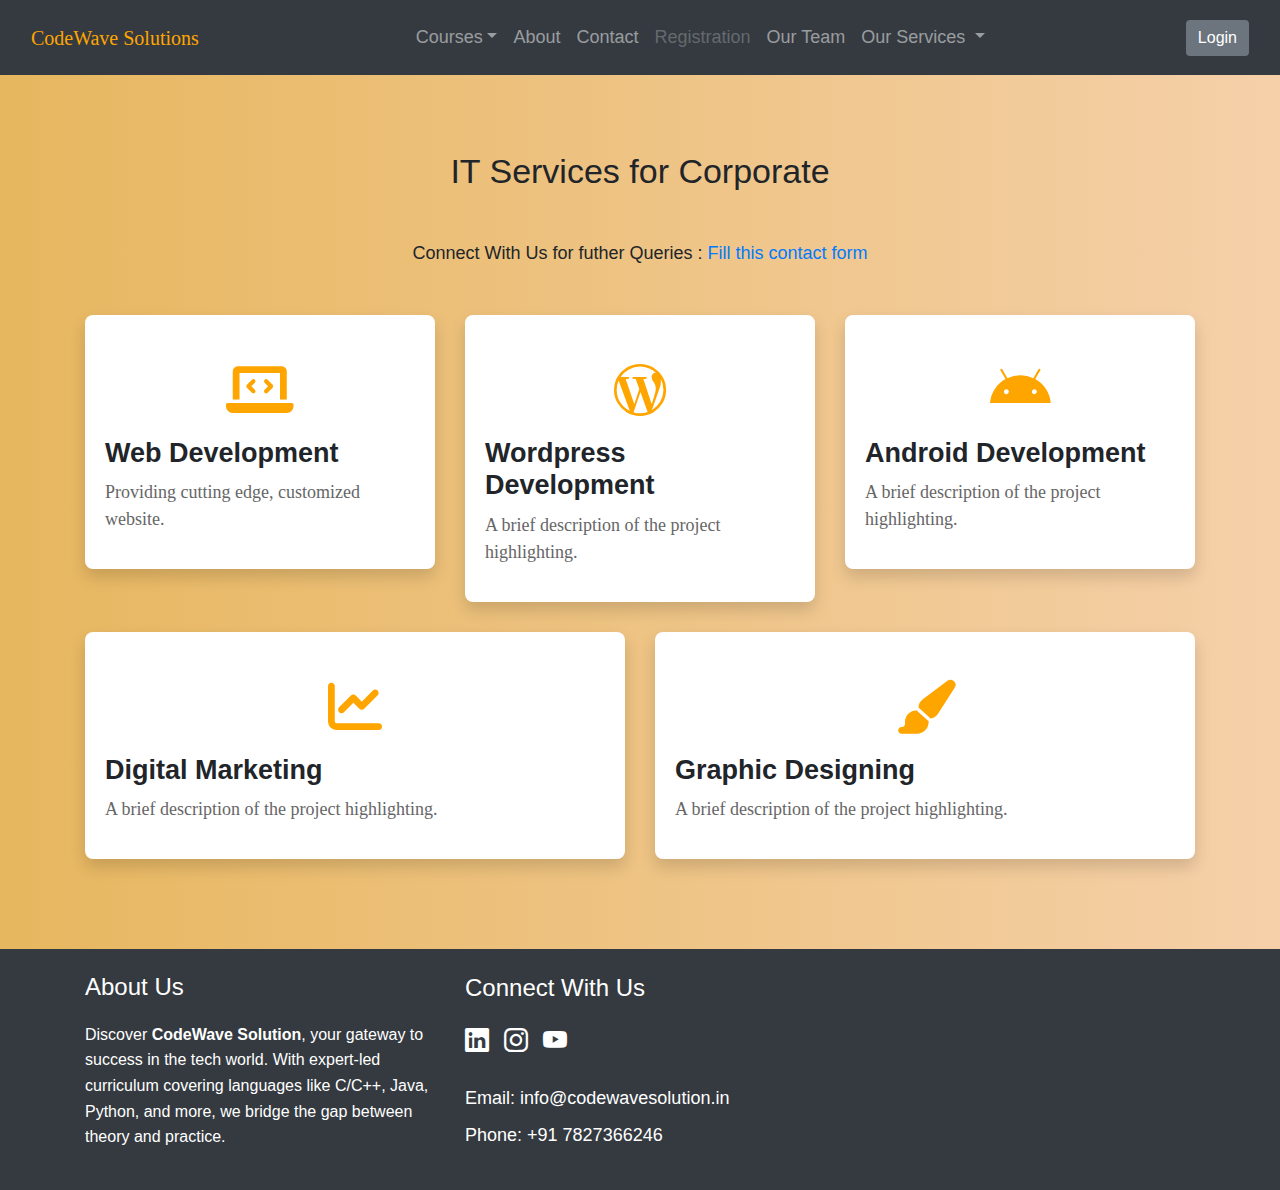
<file: corporateServices.html>
<!DOCTYPE html>
<html lang="en">
  <head>
    <meta charset="UTF-8" />
    <meta name="viewport" content="width=device-width, initial-scale=1.0" />
    <title>CodeWave Solutions - Projects</title>
    <link
      rel="stylesheet"
      href="https://stackpath.bootstrapcdn.com/bootstrap/4.5.2/css/bootstrap.min.css"
    />
    <link
      href="https://cdnjs.cloudflare.com/ajax/libs/font-awesome/6.0.0-beta3/css/all.min.css"
      rel="stylesheet"
    />
    <link rel="stylesheet" href="main.css" />
    <link rel="stylesheet" href="project.css" />
  </head>
  <body style="font-size: 18px">
    <!-- Navbar -->
    <nav class="navbar navbar-expand-lg navbar-dark bg-dark p-3">
      <div class="container-fluid">
        <a
          class="navbar-brand fw-bold"
          href="index.html"
          style="font-family: cursive; color: orange"
          >CodeWave Solutions</a
        >
        <button
          class="navbar-toggler"
          type="button"
          data-bs-toggle="collapse"
          data-bs-target="#navbarSupportedContent"
          aria-controls="navbarSupportedContent"
          aria-expanded="false"
          aria-label="Toggle navigation"
        >
          <span class="navbar-toggler-icon"></span>
        </button>
        <div class="collapse navbar-collapse" id="navbarSupportedContent">
          <ul class="navbar-nav me-auto mb-2 mb-lg-0 gap-4">
            <li
              class="nav-item dropdown"
              onmouseover="showDropdown()"
              onmouseout="hideDropdown()"
            >
              <a
                class="nav-link dropdown-toggle"
                href="#"
                id="coursesDropdown"
                role="button"
                aria-expanded="false"
                >Courses</a
              >
              <ul
                class="dropdown-menu"
                aria-labelledby="coursesDropdown"
                id="coursesMenu"
              >
                <!-- Course list items -->
                <li><a class="dropdown-item" href="javaFullStack.html">Java Full Stack</a></li>
                <!-- Course 2 -->
                <li><a class="dropdown-item" href="ds.html">Data Science</a></li>
                <!-- Course 3 -->
                <li>
                  <a class="dropdown-item" href="dA.html">Data Analytics</a>
                </li>
                <!-- Course 4 -->
                <li><a class="dropdown-item" href="pythonFullStack.html">Python Full Stack</a></li>
                <!-- Course 5 -->
                <li><a class="dropdown-item" href="mean.html">Mean Stack</a></li>
                <!-- Course 6 -->
                <li><a class="dropdown-item" href="mern.html">Mern Stack</a></li>
              </ul>
            </li>
            <li class="nav-item">
              <a class="nav-link" href="about.html">About</a>
            </li>
            <li class="nav-item">
              <a class="nav-link" href="contact.html">Contact</a>
            </li>
            <li class="nav-item">
              <a class="nav-link disabled" href="#">Registration</a>
            </li>
            <li class="nav-item">
              <a class="nav-link" href="ourTeam.html">Our Team</a>
            </li>
            <ul class="navbar-nav me-auto mb-2 mb-lg-0 gap-4 ml-0">
                <li
                  class="nav-item dropdown"
                  onmouseover="showServices()"
                  onmouseout="hideServices()"
                >
                  <a
                    class="nav-link dropdown-toggle"
                    href="#"
                    id="servicesDropdown"
                    role="button"
                    aria-expanded="false"
                  >
                    Our Services
                  </a>
                  <ul
                    class="dropdown-menu"
                    aria-labelledby="servicesDropdown"
                    id="servicesMenu"
                  >
                    <li>
                      <a class="dropdown-item" href="corporateServices.html"
                        >For Corporate</a
                      >
                    </li>
                    <li>
                      <a class="dropdown-item" href="studentServices.html"
                        >For Students</a
                      >
                    </li>
                  </ul>
                </li>
              </ul>
          </ul>
          <form class="d-flex">
            <button class="btn btn-secondary fs-5 border-0" type="submit">
              Login
            </button>
          </form>
        </div>
      </div>
    </nav>

    <!-- Projects Section -->
    <section class="project-section">
      <div class="container">
        <h2 class="text-center mt-3 mb-5 fw-bold" style="font-size: 34px">
          IT Services for Corporate
        </h2>
        <p class="text-center mb-5">Connect With Us for futher Queries : <a href="contact.html">Fill this contact form</a></p>
        <div class="row">
          <div class="col-lg-4 col-md-6">
            <div class="project-card shadow border-0">
              <div class="project-image d-flex justify-content-center mt-5">
                <i class="fas fa-laptop-code fa-3x" style="color: orange;"></i>
              </div>
              <div class="project-details">
                <h3 class="project-title">Web Development</h3>
                <p class="project-description">
                  Providing cutting edge, customized website.
                </p>    
              </div>
            </div>
          </div>
          <div class="col-lg-4 col-md-6">
            <div class="project-card shadow border-0">
              <div class="project-image d-flex justify-content-center mt-5">
                <i class="fab fa-wordpress-simple fa-3x" style="color: orange;"></i>
              </div>
              <div class="project-details">
                <h3 class="project-title">Wordpress Development</h3>
                <p class="project-description">
                  A brief description of the project highlighting.
                </p>
              </div>
            </div>
          </div>
          <div class="col-lg-4 col-md-6">
            <div class="project-card shadow border-0">
              <div class="project-image d-flex justify-content-center mt-5">
                <i class="fab fa-android fa-3x" style="color: orange;"></i>
              </div>
              <div class="project-details">
                <h3 class="project-title">Android Development</h3>
                <p class="project-description">
                  A brief description of the project highlighting.
                </p>
              </div>
            </div>
          </div>
          <!-- Add more projects as needed -->
          <div class="col-lg-6 col-md-6">
            <div class="project-card shadow border-0">
              <div class="project-image d-flex justify-content-center mt-5">
                <i class="fas fa-chart-line fa-3x" style="color: orange;"></i>
              </div>
              <div class="project-details">
                <h3 class="project-title">Digital Marketing</h3>
                <p class="project-description">
                  A brief description of the project highlighting.
                </p>
              </div>
            </div>
          </div>
          <div class="col-lg-6 col-md-6">
            <div class="project-card shadow border-0">
              <div class="project-image d-flex justify-content-center mt-5">
                <i class="fas fa-paint-brush fa-3x" style="color: orange;"></i>
              </div>
              <div class="project-details">
                <h3 class="project-title">Graphic Designing</h3>
                <p class="project-description">
                  A brief description of the project highlighting.
                </p>
              </div>
            </div>
          </div>
        </div>
      </div>
    </section>

    <!-- Footer -->
    <footer class="py-4 bg-dark text-white">
      <div class="container">
        <div class="row align-items-center d-flex justify-content-evenly">
          <div class="col-md-4">
            <h3>About Us</h3>
            <p>
                Discover <b>CodeWave Solution</b>, your gateway to success in the tech
          world. With expert-led curriculum covering languages like C/C++, Java,
          Python, and more, we bridge the gap between theory and practice.
            </p>
          </div>
          <div class="col-md-4">
            <h3>Connect With Us</h3>
            <!-- Social media icons -->
            <ul class="social-media">
              <li>
                <a class="text-white" 
                href="https://www.linkedin.com/company/codewave-solution/" target="_blank"><i class="bi bi-linkedin"></i></a>
              </li>
              <li>
                <a class="text-white" href="https://www.instagram.com/codewave_solution?igsh=ZG53Mmt3YWt2aTZ3" target="_blank"
                  ><i class="bi bi-instagram"></i
                ></a>
              </li>
              <li>
                <a class="text-white" href="https://youtube.com/@codewavesolution?si=cRN9feFaMbyaam3K" target="_blank"
                  ><i class="bi bi-youtube"></i
                ></a>
              </li>
            </ul>
            <!-- Contact information -->
            <ul>
              <li>Email: info@codewavesolution.in</li>
              <li>Phone: +91 7827366246</li>
            </ul>
          </div>
        </div>
      </div>
    </footer>

    <script defer src="script.js"></script>
    <script src="https://code.jquery.com/jquery-3.5.1.slim.min.js"></script>
    <script src="https://cdn.jsdelivr.net/npm/@popperjs/core@2.11.6/dist/umd/popper.min.js"></script>
    <script src="https://cdn.jsdelivr.net/npm/bootstrap@5.3.0-alpha1/dist/js/bootstrap.min.js"></script>
    <link
      href="https://cdn.jsdelivr.net/npm/bootstrap@5.0.2/dist/css/bootstrap.min.css"
      rel="stylesheet"
      integrity="sha384-EVSTQN3/azprG1Anm3QDgpJLIm9Nao0Yz1ztcQTwFspd3yD65VohhpuuCOmLASjC"
      crossorigin="anonymous"
    />
    <link
      href="https://cdn.jsdelivr.net/npm/bootstrap-icons@1.7.2/font/bootstrap-icons.css"
      rel="stylesheet"
    />
  </body>
</html>
</file>
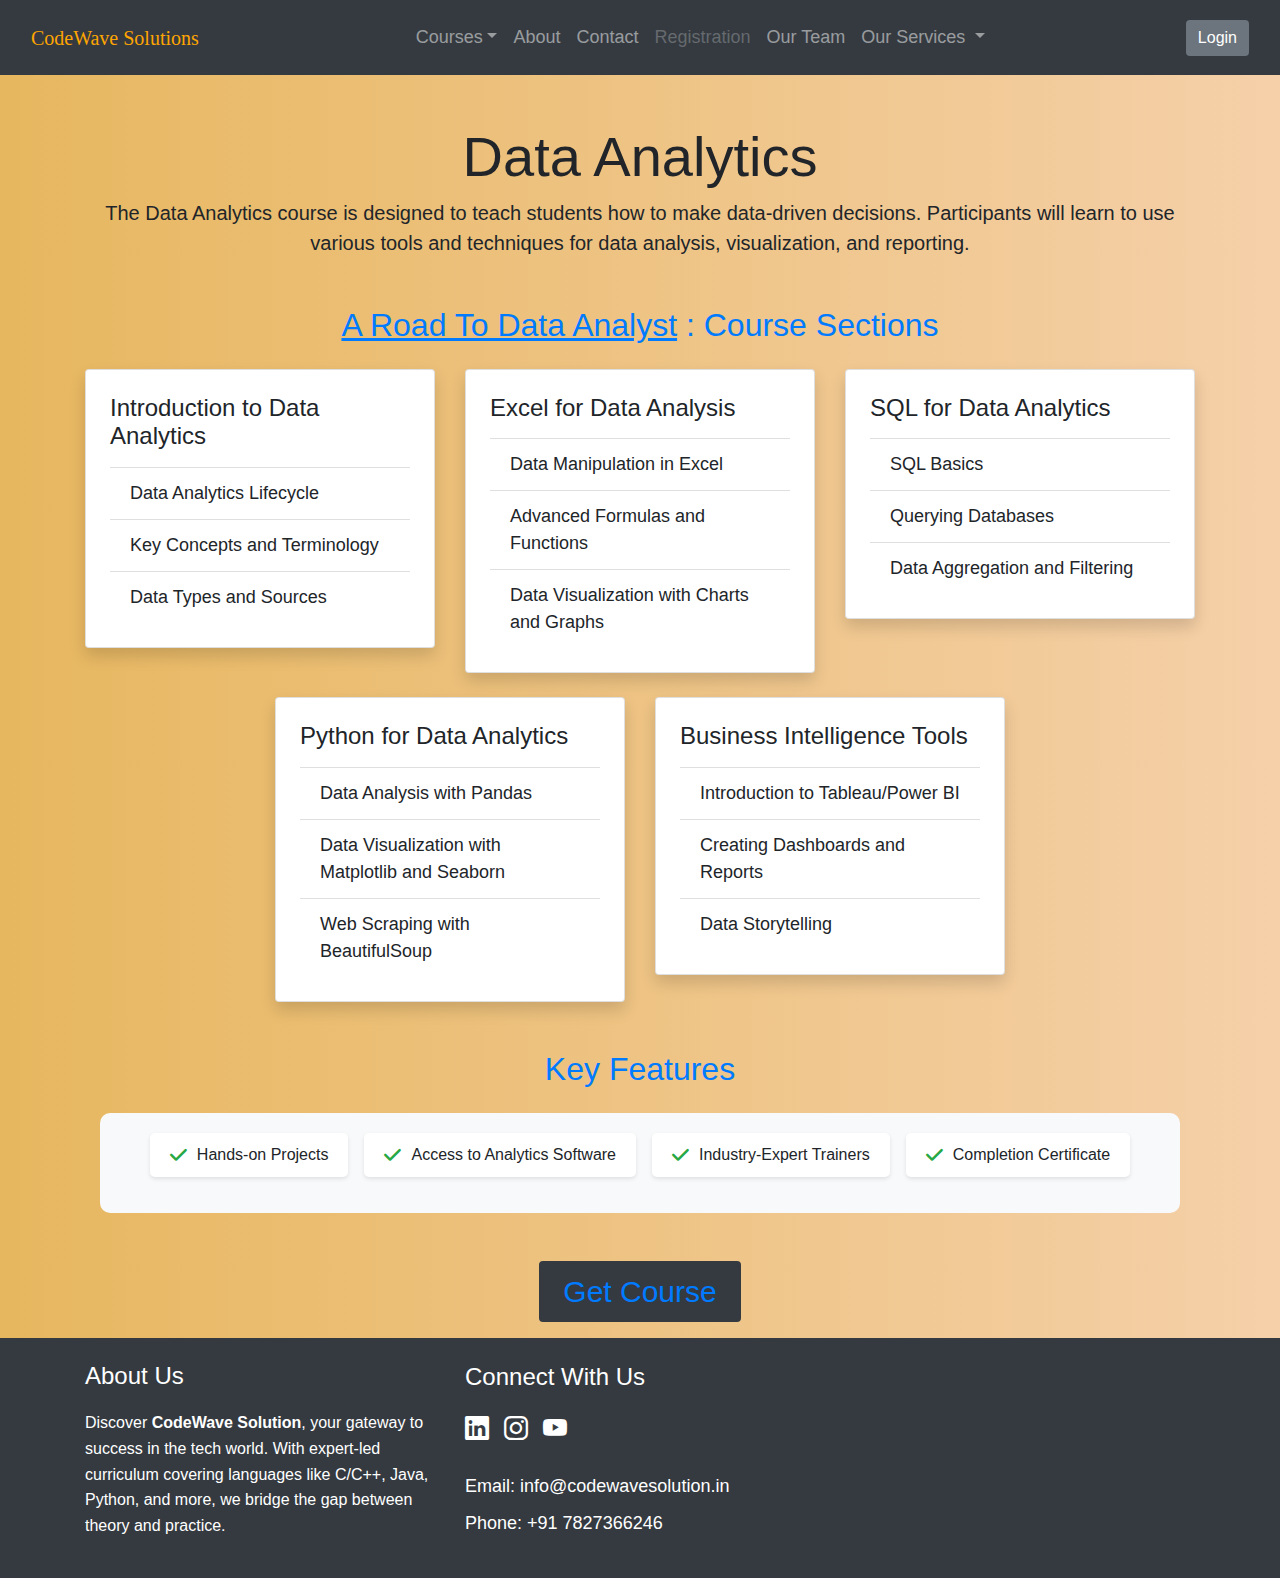
<file: dA.html>
<!DOCTYPE html>
<html lang="en">
  <head>
    <meta charset="UTF-8" />
    <meta name="viewport" content="width=device-width, initial-scale=1.0" />
    <title>Course - Data Analytics</title>
    <!-- Bootstrap CSS -->
    <link
      href="https://stackpath.bootstrapcdn.com/bootstrap/4.5.2/css/bootstrap.min.css"
      rel="stylesheet"
    />
    <!-- Font Awesome -->
    <link
      href="https://cdnjs.cloudflare.com/ajax/libs/font-awesome/6.0.0-beta3/css/all.min.css"
      rel="stylesheet"
    />
    <!-- Custom CSS -->
    <link rel="stylesheet" href="main.css" />
    <link rel="stylesheet" href="project.css" />

    <style>
    
    .enroll-section {
        background-color: #28a745;
        padding: 20px;
        border-radius: 10px;
        text-align: center;
      }

      .enroll-section h2 {
        font-size: 2rem;
        color: #f8f9fa;
        margin-bottom: 20px;
      }

      .enroll-section p {
        font-size: 1.5rem;
        margin-bottom: 20px;
        color: #f8f9fa;
      }

      .enroll-section .btn-enroll {
        font-size: 1.2rem;
        padding: 10px 20px;
      }
      
      .features {
        background-color: #f8f9fa;
        padding: 20px;
        border-radius: 10px;
      }

      .feature {
        display: flex;
        align-items: center;
        padding: 10px 20px;
        border-radius: 5px;
        background-color: #fff;
        box-shadow: 0 2px 4px rgba(0, 0, 0, 0.1);
      }

      .feature i {
        margin-right: 10px;
        font-size: 1.2rem;
        color: #28a745; /* green color */
      }

      .feature span {
        font-size: 1rem;
      }
    </style>
  </head>
  <body style="font-size: 18px">
    <!-- Navbar -->
    <nav class="navbar navbar-expand-lg navbar-dark bg-dark p-3">
      <div class="container-fluid">
        <a
          class="navbar-brand fw-bold"
          href="index.html"
          style="font-family: cursive; color: orange"
          >CodeWave Solutions</a
        >
        <button
          class="navbar-toggler"
          type="button"
          data-bs-toggle="collapse"
          data-bs-target="#navbarSupportedContent"
          aria-controls="navbarSupportedContent"
          aria-expanded="false"
          aria-label="Toggle navigation"
        >
          <span class="navbar-toggler-icon"></span>
        </button>
        <div class="collapse navbar-collapse" id="navbarSupportedContent">
          <ul class="navbar-nav me-auto mb-2 mb-lg-0 gap-4">
            <li
              class="nav-item dropdown"
              onmouseover="showDropdown()"
              onmouseout="hideDropdown()"
            >
              <a
                class="nav-link dropdown-toggle"
                href="#"
                id="coursesDropdown"
                role="button"
                aria-expanded="false"
                >Courses</a
              >
              <ul
                class="dropdown-menu"
                aria-labelledby="coursesDropdown"
                id="coursesMenu"
              >
                <!-- Course list items -->
                <li><a class="dropdown-item" href="javaFullStack.html">Java Full Stack</a></li>
                <!-- Course 2 -->
                <li><a class="dropdown-item" href="ds.html">Data Science</a></li>
                <!-- Course 3 -->
                <li><a class="dropdown-item" href="#">Data Analytics</a></li>
                <!-- Course 4 -->
                <li>
                  <a class="dropdown-item" href="pythonFullStack.html"
                    >Python Full Stack</a
                  >
                </li>
                <!-- Course 5 -->
                <li><a class="dropdown-item" href="mean.html">Mean Stack</a></li>
                <!-- Course 6 -->
                <li><a class="dropdown-item" href="mern.html">Mern Stack</a></li>
              </ul>
            </li>
            <li class="nav-item">
              <a class="nav-link" href="about.html">About</a>
            </li>
            <li class="nav-item">
              <a class="nav-link" href="contact.html">Contact</a>
            </li>
            <li class="nav-item">
              <a class="nav-link disabled" href="#">Registration</a>
            </li>
            <li class="nav-item">
              <a class="nav-link" href="ourTeam.html">Our Team</a>
            </li>
            <ul class="navbar-nav me-auto mb-2 mb-lg-0 gap-4 ml-0">
                <li
                  class="nav-item dropdown"
                  onmouseover="showServices()"
                  onmouseout="hideServices()"
                >
                  <a
                    class="nav-link dropdown-toggle"
                    href="#"
                    id="servicesDropdown"
                    role="button"
                    aria-expanded="false"
                  >
                    Our Services
                  </a>
                  <ul
                    class="dropdown-menu"
                    aria-labelledby="servicesDropdown"
                    id="servicesMenu"
                  >
                    <li>
                      <a class="dropdown-item" href="corporateServices.html"
                        >For Corporate</a
                      >
                    </li>
                    <li>
                      <a class="dropdown-item" href="studentServices.html"
                        >For Students</a
                      >
                    </li>
                  </ul>
                </li>
              </ul>
          </ul>
          <form class="d-flex">
            <button class="btn btn-secondary fs-5 border-0" type="submit">
              Login
            </button>
          </form>
        </div>
      </div>
    </nav>

    <!-- Page content -->
    <div class="container mt-5">
      <!-- Course Overview -->
      <section id="overview" class="text-center mb-5">
        <h1 class="display-4">Data Analytics</h1>
        <p class="lead">
          The Data Analytics course is designed to teach students how to make
          data-driven decisions. Participants will learn to use various tools
          and techniques for data analysis, visualization, and reporting.
        </p>
      </section>

      <h2 class="text-center text-primary mb-4">
        <u>A Road To Data Analyst</u> : Course Sections
      </h2>

      <!-- CARDS content -->
      <div class="row justify-content-center">
        <div class="col-md-6 col-lg-4 mb-4">
          <div class="card p-4 shadow">
            <h4 class="mb-3">Introduction to Data Analytics</h4>
            <ul class="list-group list-group-flush">
              <li class="list-group-item">Data Analytics Lifecycle</li>
              <li class="list-group-item">Key Concepts and Terminology</li>
              <li class="list-group-item">Data Types and Sources</li>
            </ul>
          </div>
        </div>

        <div class="col-md-6 col-lg-4 mb-4">
          <div class="card p-4 shadow">
            <h4 class="mb-3">Excel for Data Analysis</h4>
            <ul class="list-group list-group-flush">
              <li class="list-group-item">Data Manipulation in Excel</li>
              <li class="list-group-item">Advanced Formulas and Functions</li>
              <li class="list-group-item">
                Data Visualization with Charts and Graphs
              </li>
            </ul>
          </div>
        </div>

        <div class="col-md-6 col-lg-4 mb-4">
          <div class="card p-4 shadow">
            <h4 class="mb-3">SQL for Data Analytics</h4>
            <ul class="list-group list-group-flush">
              <li class="list-group-item">SQL Basics</li>
              <li class="list-group-item">Querying Databases</li>
              <li class="list-group-item">Data Aggregation and Filtering</li>
            </ul>
          </div>
        </div>

        <div class="col-md-6 col-lg-4 mb-4">
          <div class="card p-4 shadow">
            <h4 class="mb-3">Python for Data Analytics</h4>
            <ul class="list-group list-group-flush">
              <li class="list-group-item">Data Analysis with Pandas</li>
              <li class="list-group-item">
                Data Visualization with Matplotlib and Seaborn
              </li>
              <li class="list-group-item">Web Scraping with BeautifulSoup</li>
            </ul>
          </div>
        </div>

        <div class="col-md-6 col-lg-4 mb-4">
          <div class="card p-4 shadow">
            <h4 class="mb-3">Business Intelligence Tools</h4>
            <ul class="list-group list-group-flush">
              <li class="list-group-item">Introduction to Tableau/Power BI</li>
              <li class="list-group-item">Creating Dashboards and Reports</li>
              <li class="list-group-item">Data Storytelling</li>
            </ul>
          </div>
        </div>
      </div>

      <h2 class="text-center text-primary mb-4 mt-4">Key Features</h2>
      <div class="container">
        <div
          class="features d-flex justify-content-center align-items-center flex-wrap mb-4"
        >
          <div class="feature mb-3 mr-3">
            <i class="fa-solid fa-check"></i>
            <span>Hands-on Projects</span>
          </div>
          <div class="feature mb-3 mr-3">
            <i class="fa-solid fa-check"></i>
            <span>Access to Analytics Software </span>
          </div>
          <div class="feature mb-3 mr-3">
            <i class="fa-solid fa-check"></i>
            <span>Industry-Expert Trainers </span>
          </div>
          <div class="feature mb-3">
            <i class="fa-solid fa-check"></i>
            <span>Completion Certificate</span>
          </div>
        </div>
      </div>
    </div>
    
        <!-- ENROLL NOW SECTION -->
      <div class="text-center mb-3 mt-5">
        <button class="px-4 bg-dark rounded border-0 p-2">
          <a href="#" target="_blank" style="font-size: 30px; text-decoration: none">Get Course</a>
        </button>
      </div>

    <!-- Footer -->
    <footer class="py-4 bg-dark text-white">
      <div class="container">
        <div class="row align-items-center d-flex justify-content-evenly">
          <div class="col-md-4">
            <h3>About Us</h3>
            <p>
                Discover <b>CodeWave Solution</b>, your gateway to success in the tech
          world. With expert-led curriculum covering languages like C/C++, Java,
          Python, and more, we bridge the gap between theory and practice.
            </p>
          </div>
          <div class="col-md-4">
            <h3>Connect With Us</h3>
            <!-- Social media icons -->
            <ul class="social-media">
              <li>
                <a class="text-white" 
                href="https://www.linkedin.com/company/codewave-solution/" target="_blank"><i class="bi bi-linkedin"></i></a>
              </li>
              <li>
                <a class="text-white" href="https://www.instagram.com/codewave_solution?igsh=ZG53Mmt3YWt2aTZ3" target="_blank"
                  ><i class="bi bi-instagram"></i
                ></a>
              </li>
              <li>
                <a class="text-white" href="https://youtube.com/@codewavesolution?si=cRN9feFaMbyaam3K" target="_blank"
                  ><i class="bi bi-youtube"></i
                ></a>
              </li>
            </ul>
            <!-- Contact information -->
            <ul>
              <li>Email: info@codewavesolution.in</li>
              <li>Phone: +91 7827366246</li>
            </ul>
          </div>
        </div>
      </div>
    </footer>

    <!-- Bootstrap JS and jQuery -->
    <script defer src="script.js"></script>
    <script src="https://code.jquery.com/jquery-3.5.1.slim.min.js"></script>
    <script src="https://cdn.jsdelivr.net/npm/@popperjs/core@2.11.6/dist/umd/popper.min.js"></script>
    <script src="https://cdn.jsdelivr.net/npm/bootstrap@5.3.0-alpha1/dist/js/bootstrap.min.js"></script>
    <link
      href="https://cdn.jsdelivr.net/npm/bootstrap@5.0.2/dist/css/bootstrap.min.css"
      rel="stylesheet"
      integrity="sha384-EVSTQN3/azprG1Anm3QDgpJLIm9Nao0Yz1ztcQTwFspd3yD65VohhpuuCOmLASjC"
      crossorigin="anonymous"
    />
    <link
      href="https://cdn.jsdelivr.net/npm/bootstrap-icons@1.7.2/font/bootstrap-icons.css"
      rel="stylesheet"
    />
  </body>
</html>
</file>
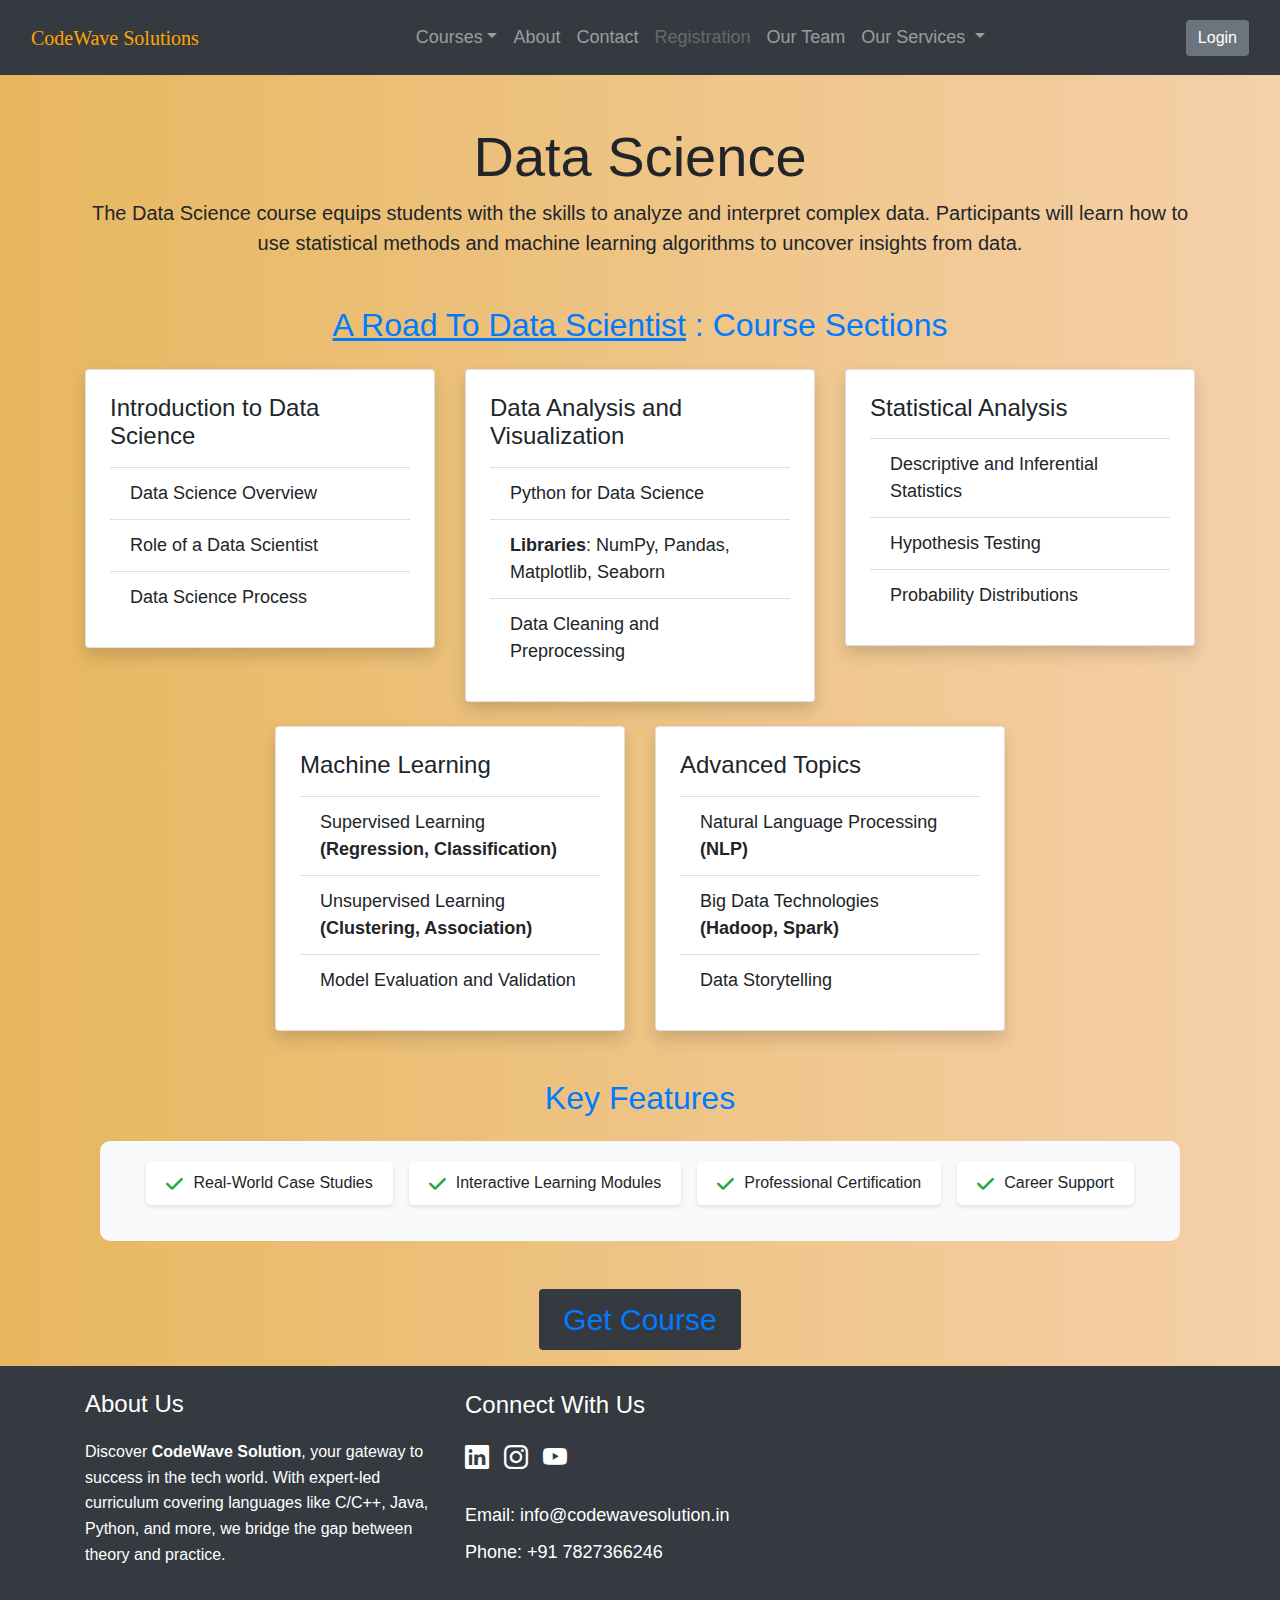
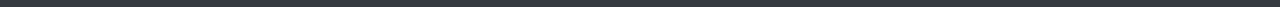
<file: ds.html>
<!DOCTYPE html>
<html lang="en">
  <head>
    <meta charset="UTF-8" />
    <meta name="viewport" content="width=device-width, initial-scale=1.0" />
    <title>Course - Data Science</title>
    <!-- Bootstrap CSS -->
    <link
      href="https://stackpath.bootstrapcdn.com/bootstrap/4.5.2/css/bootstrap.min.css"
      rel="stylesheet"
    />
    <!-- Font Awesome -->
    <link
      href="https://cdnjs.cloudflare.com/ajax/libs/font-awesome/6.0.0-beta3/css/all.min.css"
      rel="stylesheet"
    />
    <!-- Custom CSS -->
    <link rel="stylesheet" href="main.css" />
    <link rel="stylesheet" href="project.css" />

    <style>
    
    .enroll-section {
        background-color: #28a745;
        padding: 20px;
        border-radius: 10px;
        text-align: center;
      }

      .enroll-section h2 {
        font-size: 2rem;
        color: #f8f9fa;
        margin-bottom: 20px;
      }

      .enroll-section p {
        font-size: 1.5rem;
        margin-bottom: 20px;
        color: #f8f9fa;
      }

      .enroll-section .btn-enroll {
        font-size: 1.2rem;
        padding: 10px 20px;
      }
      
      .features {
        background-color: #f8f9fa;
        padding: 20px;
        border-radius: 10px;
      }

      .feature {
        display: flex;
        align-items: center;
        padding: 10px 20px;
        border-radius: 5px;
        background-color: #fff;
        box-shadow: 0 2px 4px rgba(0, 0, 0, 0.1);
      }

      .feature i {
        margin-right: 10px;
        font-size: 1.2rem;
        color: #28a745; /* green color */
      }

      .feature span {
        font-size: 1rem;
      }
    </style>
  </head>
  <body style="font-size: 18px">
    <!-- Navbar -->
    <nav class="navbar navbar-expand-lg navbar-dark bg-dark p-3">
      <div class="container-fluid">
        <a
          class="navbar-brand fw-bold"
          href="index.html"
          style="font-family: cursive; color: orange"
          >CodeWave Solutions</a
        >
        <button
          class="navbar-toggler"
          type="button"
          data-bs-toggle="collapse"
          data-bs-target="#navbarSupportedContent"
          aria-controls="navbarSupportedContent"
          aria-expanded="false"
          aria-label="Toggle navigation"
        >
          <span class="navbar-toggler-icon"></span>
        </button>
        <div class="collapse navbar-collapse" id="navbarSupportedContent">
          <ul class="navbar-nav me-auto mb-2 mb-lg-0 gap-4">
            <li
              class="nav-item dropdown"
              onmouseover="showDropdown()"
              onmouseout="hideDropdown()"
            >
              <a
                class="nav-link dropdown-toggle"
                href="#"
                id="coursesDropdown"
                role="button"
                aria-expanded="false"
                >Courses</a
              >
              <ul
                class="dropdown-menu"
                aria-labelledby="coursesDropdown"
                id="coursesMenu"
              >
                <!-- Course list items -->
                <li><a class="dropdown-item" href="javaFullStack.html">Java Full Stack</a></li>
                <!-- Course 2 -->
                <li><a class="dropdown-item" href="#">Data Science</a></li>
                <!-- Course 3 -->
                <li><a class="dropdown-item" href="dA.html">Data Analytics</a></li>
                <!-- Course 4 -->
                <li>
                  <a class="dropdown-item" href="pythonFullStack.html"
                    >Python Full Stack</a
                  >
                </li>
                <!-- Course 5 -->
                <li><a class="dropdown-item" href="mean.html">Mean Stack</a></li>
                <!-- Course 6 -->
                <li><a class="dropdown-item" href="mern.html">Mern Stack</a></li>
              </ul>
            </li>
            <li class="nav-item">
              <a class="nav-link" href="about.html">About</a>
            </li>
            <li class="nav-item">
              <a class="nav-link" href="contact.html">Contact</a>
            </li>
            <li class="nav-item">
              <a class="nav-link disabled" href="#">Registration</a>
            </li>
            <li class="nav-item">
              <a class="nav-link" href="ourTeam.html">Our Team</a>
            </li>
            <ul class="navbar-nav me-auto mb-2 mb-lg-0 gap-4 ml-0">
                <li
                  class="nav-item dropdown"
                  onmouseover="showServices()"
                  onmouseout="hideServices()"
                >
                  <a
                    class="nav-link dropdown-toggle"
                    href="#"
                    id="servicesDropdown"
                    role="button"
                    aria-expanded="false"
                  >
                    Our Services
                  </a>
                  <ul
                    class="dropdown-menu"
                    aria-labelledby="servicesDropdown"
                    id="servicesMenu"
                  >
                    <li>
                      <a class="dropdown-item" href="corporateServices.html"
                        >For Corporate</a
                      >
                    </li>
                    <li>
                      <a class="dropdown-item" href="studentServices.html"
                        >For Students</a
                      >
                    </li>
                  </ul>
                </li>
              </ul>
          </ul>
          <form class="d-flex">
            <button class="btn btn-secondary fs-5 border-0" type="submit">
              Login
            </button>
          </form>
        </div>
      </div>
    </nav>

    <!-- Page content -->
    <div class="container mt-5">
      <!-- Course Overview -->
      <section id="overview" class="text-center mb-5">
        <h1 class="display-4">Data Science</h1>
        <p class="lead">
          The Data Science course equips students with the skills to analyze and
          interpret complex data. Participants will learn how to use statistical
          methods and machine learning algorithms to uncover insights from data.
        </p>
      </section>

      <h2 class="text-center text-primary mb-4">
        <u>A Road To Data Scientist</u> : Course Sections
      </h2>

      <!-- CARDS content -->
      <div class="row justify-content-center">
        <div class="col-md-6 col-lg-4 mb-4">
          <div class="card p-4 shadow">
            <h4 class="mb-3">Introduction to Data Science</h4>
            <ul class="list-group list-group-flush">
              <li class="list-group-item">Data Science Overview</li>
              <li class="list-group-item">Role of a Data Scientist</li>
              <li class="list-group-item">Data Science Process</li>
            </ul>
          </div>
        </div>

        <div class="col-md-6 col-lg-4 mb-4">
          <div class="card p-4 shadow">
            <h4 class="mb-3">Data Analysis and Visualization</h4>
            <ul class="list-group list-group-flush">
              <li class="list-group-item">Python for Data Science</li>
              <li class="list-group-item">
                <b>Libraries</b>: NumPy, Pandas, Matplotlib, Seaborn
              </li>
              <li class="list-group-item">Data Cleaning and Preprocessing</li>
            </ul>
          </div>
        </div>

        <div class="col-md-6 col-lg-4 mb-4">
          <div class="card p-4 shadow">
            <h4 class="mb-3">Statistical Analysis</h4>
            <ul class="list-group list-group-flush">
              <li class="list-group-item">
                Descriptive and Inferential Statistics
              </li>
              <li class="list-group-item">Hypothesis Testing</li>
              <li class="list-group-item">Probability Distributions</li>
            </ul>
          </div>
        </div>

        <div class="col-md-6 col-lg-4 mb-4">
          <div class="card p-4 shadow">
            <h4 class="mb-3">Machine Learning</h4>
            <ul class="list-group list-group-flush">
              <li class="list-group-item">
                Supervised Learning <b>(Regression, Classification)</b>
              </li>
              <li class="list-group-item">
                Unsupervised Learning <b>(Clustering, Association)</b>
              </li>
              <li class="list-group-item">Model Evaluation and Validation</li>
            </ul>
          </div>
        </div>

        <div class="col-md-6 col-lg-4 mb-4">
          <div class="card p-4 shadow">
            <h4 class="mb-3">Advanced Topics</h4>
            <ul class="list-group list-group-flush">
              <li class="list-group-item">
                Natural Language Processing <b>(NLP)</b>
              </li>
              <li class="list-group-item">
                Big Data Technologies <b>(Hadoop, Spark)</b>
              </li>
              <li class="list-group-item">Data Storytelling</li>
            </ul>
          </div>
        </div>
      </div>

      <h2 class="text-center text-primary mb-4 mt-4">Key Features</h2>
      <div class="container">
        <div
          class="features d-flex justify-content-center align-items-center flex-wrap mb-4"
        >
          <div class="feature mb-3 mr-3">
            <i class="fa-solid fa-check"></i>
            <span>Real-World Case Studies </span>
          </div>
          <div class="feature mb-3 mr-3">
            <i class="fa-solid fa-check"></i>
            <span>Interactive Learning Modules </span>
          </div>
          <div class="feature mb-3 mr-3">
            <i class="fa-solid fa-check"></i>
            <span>Professional Certification </span>
          </div>
          <div class="feature mb-3">
            <i class="fa-solid fa-check"></i>
            <span>Career Support</span>
          </div>
        </div>
      </div>
    </div>
      
      <!-- ENROLL NOW SECTION -->
      <div class="text-center mb-3 mt-5">
        <button class="px-4 bg-dark rounded border-0 p-2">
          <a href="#" target="_blank" style="font-size: 30px; text-decoration: none">Get Course</a>
        </button>
      </div>

    <!-- Footer -->
    <footer class="py-4 bg-dark text-white">
      <div class="container">
        <div class="row align-items-center d-flex justify-content-evenly">
          <div class="col-md-4">
            <h3>About Us</h3>
            <p>
                Discover <b>CodeWave Solution</b>, your gateway to success in the tech
          world. With expert-led curriculum covering languages like C/C++, Java,
          Python, and more, we bridge the gap between theory and practice.
            </p>
          </div>
          <div class="col-md-4">
            <h3>Connect With Us</h3>
            <!-- Social media icons -->
            <ul class="social-media">
              <li>
                <a class="text-white" 
                href="https://www.linkedin.com/company/codewave-solution/" target="_blank"><i class="bi bi-linkedin"></i></a>
              </li>
              <li>
                <a class="text-white" href="https://www.instagram.com/codewave_solution?igsh=ZG53Mmt3YWt2aTZ3" target="_blank"
                  ><i class="bi bi-instagram"></i
                ></a>
              </li>
              <li>
                <a class="text-white" href="https://youtube.com/@codewavesolution?si=cRN9feFaMbyaam3K" target="_blank"
                  ><i class="bi bi-youtube"></i
                ></a>
              </li>
            </ul>
            <!-- Contact information -->
            <ul>
              <li>Email: info@codewavesolution.in</li>
              <li>Phone: +91 7827366246</li>
            </ul>
          </div>
        </div>
      </div>
    </footer>

    <!-- Bootstrap JS and jQuery -->
    <script defer src="script.js"></script>
    <script src="https://code.jquery.com/jquery-3.5.1.slim.min.js"></script>
    <script src="https://cdn.jsdelivr.net/npm/@popperjs/core@2.11.6/dist/umd/popper.min.js"></script>
    <script src="https://cdn.jsdelivr.net/npm/bootstrap@5.3.0-alpha1/dist/js/bootstrap.min.js"></script>
    <link
      href="https://cdn.jsdelivr.net/npm/bootstrap@5.0.2/dist/css/bootstrap.min.css"
      rel="stylesheet"
      integrity="sha384-EVSTQN3/azprG1Anm3QDgpJLIm9Nao0Yz1ztcQTwFspd3yD65VohhpuuCOmLASjC"
      crossorigin="anonymous"
    />
    <link
      href="https://cdn.jsdelivr.net/npm/bootstrap-icons@1.7.2/font/bootstrap-icons.css"
      rel="stylesheet"
    />
  </body>
</html>
</file>
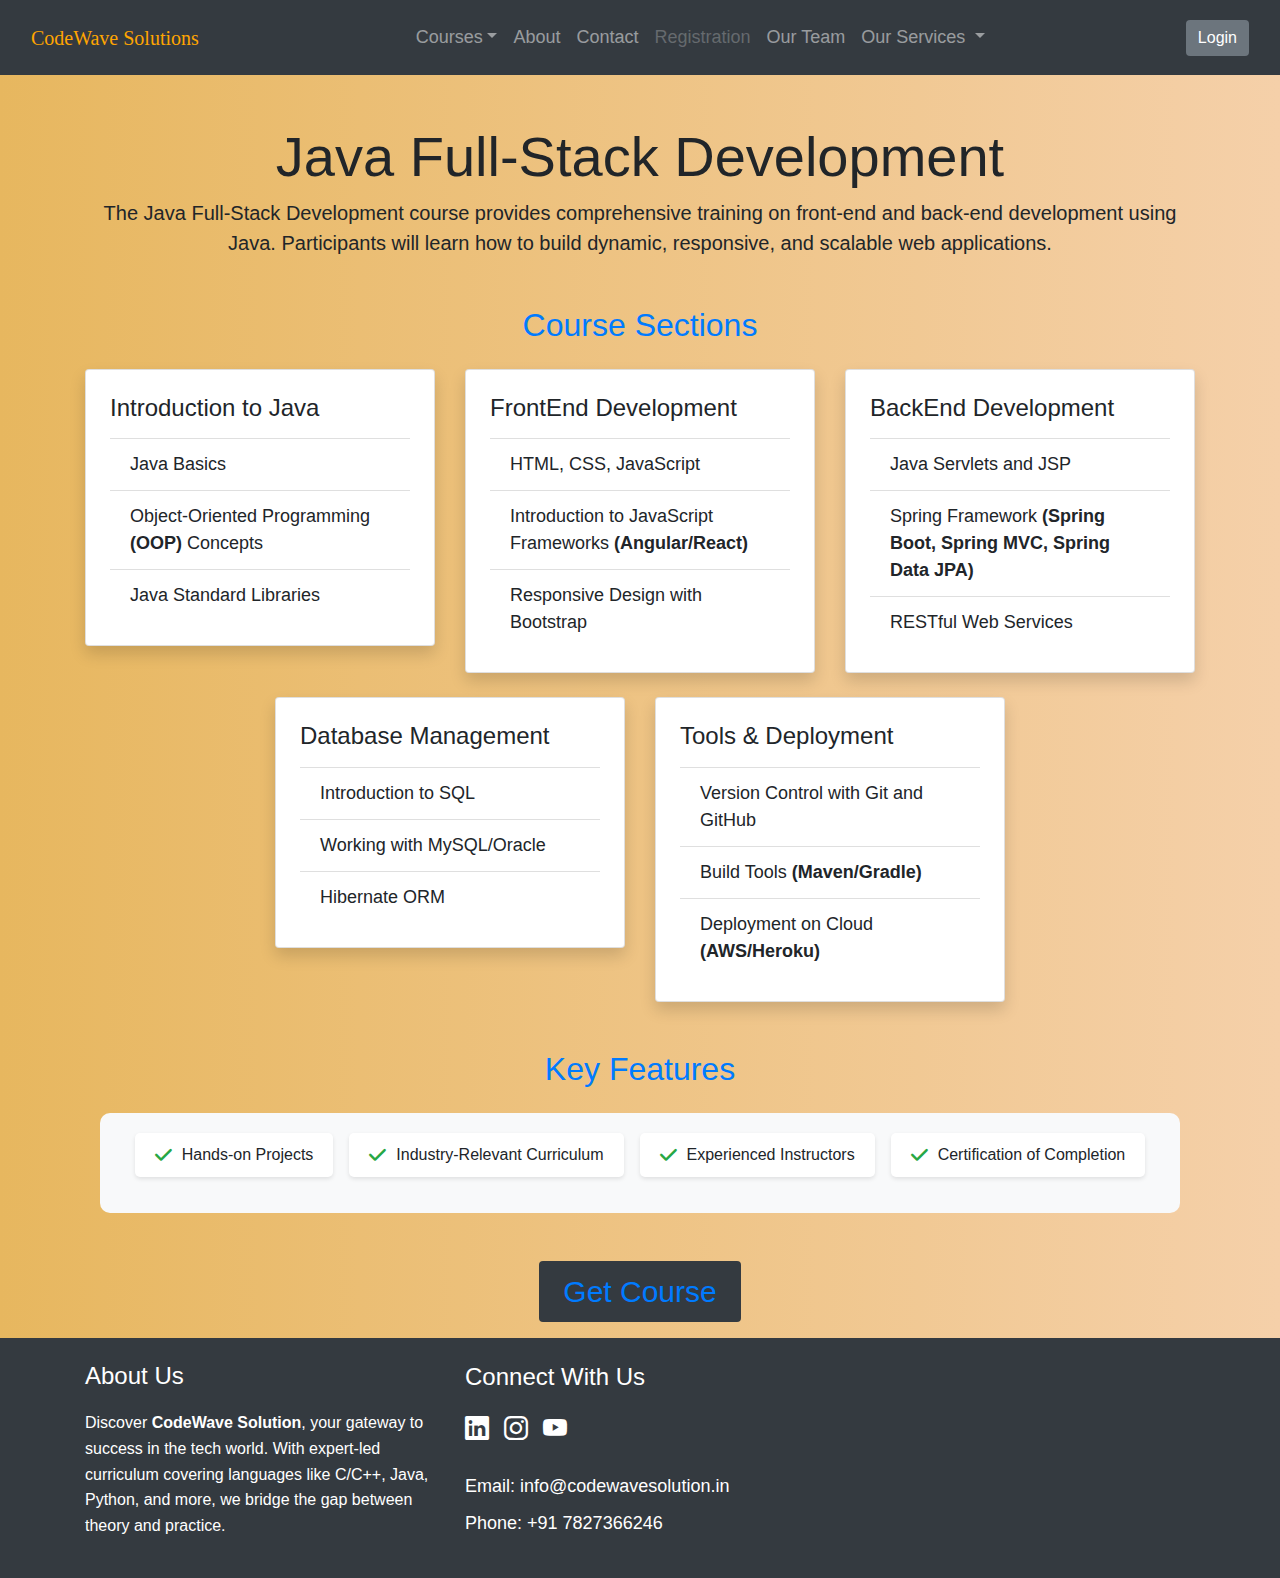
<file: javaFullStack.html>
<!DOCTYPE html>
<html lang="en">
  <head>
    <meta charset="UTF-8" />
    <meta name="viewport" content="width=device-width, initial-scale=1.0" />
    <title>Course - Java FullStack</title>
    <!-- Bootstrap CSS -->
    <link
      href="https://stackpath.bootstrapcdn.com/bootstrap/4.5.2/css/bootstrap.min.css"
      rel="stylesheet"
    />
    <!-- Font Awesome -->
    <link
      href="https://cdnjs.cloudflare.com/ajax/libs/font-awesome/6.0.0-beta3/css/all.min.css"
      rel="stylesheet"
    />
    <!-- Custom CSS -->
    <link rel="stylesheet" href="main.css" />
    <link rel="stylesheet" href="project.css" />

    <style>
    
    
      .features {
        background-color: #f8f9fa;
        padding: 20px;
        border-radius: 10px;
      }

      .feature {
        display: flex;
        align-items: center;
        padding: 10px 20px;
        border-radius: 5px;
        background-color: #fff;
        box-shadow: 0 2px 4px rgba(0, 0, 0, 0.1);
      }

      .feature i {
        margin-right: 10px;
        font-size: 1.2rem;
        color: #28a745; /* green color */
      }

      .feature span {
        font-size: 1rem;
      }
      
    </style>
  </head>
  <body style="font-size: 18px">
    <!-- Navbar -->
    <nav class="navbar navbar-expand-lg navbar-dark bg-dark p-3">
      <div class="container-fluid">
        <a
          class="navbar-brand fw-bold"
          href="index.html"
          style="font-family: cursive; color: orange"
          >CodeWave Solutions</a
        >
        <button
          class="navbar-toggler"
          type="button"
          data-bs-toggle="collapse"
          data-bs-target="#navbarSupportedContent"
          aria-controls="navbarSupportedContent"
          aria-expanded="false"
          aria-label="Toggle navigation"
        >
          <span class="navbar-toggler-icon"></span>
        </button>
        <div class="collapse navbar-collapse" id="navbarSupportedContent">
          <ul class="navbar-nav me-auto mb-2 mb-lg-0 gap-4">
            <li
              class="nav-item dropdown"
              onmouseover="showDropdown()"
              onmouseout="hideDropdown()"
            >
              <a
                class="nav-link dropdown-toggle"
                href="#"
                id="coursesDropdown"
                role="button"
                aria-expanded="false"
                >Courses</a
              >
              <ul
                class="dropdown-menu"
                aria-labelledby="coursesDropdown"
                id="coursesMenu"
              >
                <!-- Course list items -->
                <li><a class="dropdown-item" href="#">Java Full Stack</a></li>
                <!-- Course 2 -->
                <li><a class="dropdown-item" href="ds.html">Data Science</a></li>
                <!-- Course 3 -->
                <li><a class="dropdown-item" href="dA.html">Data Analytics</a></li>
                <!-- Course 4 -->
                <li><a class="dropdown-item" href="pythonFullStack.html">Python Full Stack</a></li>
                <!-- Course 5 -->
                <li><a class="dropdown-item" href="mean.html">Mean Stack</a></li>
                <!-- Course 6 -->
                <li><a class="dropdown-item" href="mern.html">Mern Stack</a></li>
              </ul>
            </li>
            <li class="nav-item">
              <a class="nav-link" href="about.html">About</a>
            </li>
            <li class="nav-item">
              <a class="nav-link" href="contact.html">Contact</a>
            </li>
            <li class="nav-item">
              <a class="nav-link disabled" href="#">Registration</a>
            </li>
            <li class="nav-item">
              <a class="nav-link" href="ourTeam.html">Our Team</a>
            </li>
            <ul class="navbar-nav me-auto mb-2 mb-lg-0 gap-4 ml-0">
                <li
                  class="nav-item dropdown"
                  onmouseover="showServices()"
                  onmouseout="hideServices()"
                >
                  <a
                    class="nav-link dropdown-toggle"
                    href="#"
                    id="servicesDropdown"
                    role="button"
                    aria-expanded="false"
                  >
                    Our Services
                  </a>
                  <ul
                    class="dropdown-menu"
                    aria-labelledby="servicesDropdown"
                    id="servicesMenu"
                  >
                    <li>
                      <a class="dropdown-item" href="corporateServices.html"
                        >For Corporate</a
                      >
                    </li>
                    <li>
                      <a class="dropdown-item" href="studentServices.html"
                        >For Students</a
                      >
                    </li>
                  </ul>
                </li>
              </ul>
          </ul>
          <form class="d-flex">
            <button class="btn btn-secondary fs-5 border-0" type="submit">
              Login
            </button>
          </form>
        </div>
      </div>
    </nav>

    <!-- Page content -->
    <div class="container mt-5">
      <!-- Course Overview -->
      <section id="overview" class="text-center mb-5">
        <h1 class="display-4">Java Full-Stack Development</h1>
        <p class="lead">
          The Java Full-Stack Development course provides comprehensive training
          on front-end and back-end development using Java. Participants will
          learn how to build dynamic, responsive, and scalable web applications.
        </p>
      </section>

      <h2 class="text-center text-primary mb-4">Course Sections</h2>

      <!-- CARDS content -->
      <div class="row justify-content-center">
        <div class="col-md-6 col-lg-4 mb-4">
          <div class="card p-4 shadow">
            <h4 class="mb-3">Introduction to Java</h4>
            <ul class="list-group list-group-flush">
              <li class="list-group-item">Java Basics</li>
              <li class="list-group-item">
                Object-Oriented Programming <b>(OOP)</b> Concepts
              </li>
              <li class="list-group-item">Java Standard Libraries</li>
            </ul>
          </div>
        </div>

        <div class="col-md-6 col-lg-4 mb-4">
          <div class="card p-4 shadow">
            <h4 class="mb-3">FrontEnd Development</h4>
            <ul class="list-group list-group-flush">
              <li class="list-group-item">HTML, CSS, JavaScript</li>
              <li class="list-group-item">
                Introduction to JavaScript Frameworks <b>(Angular/React)</b>
              </li>
              <li class="list-group-item">Responsive Design with Bootstrap</li>
            </ul>
          </div>
        </div>

        <div class="col-md-6 col-lg-4 mb-4">
          <div class="card p-4 shadow">
            <h4 class="mb-3">BackEnd Development</h4>
            <ul class="list-group list-group-flush">
              <li class="list-group-item">Java Servlets and JSP</li>
              <li class="list-group-item">
                Spring Framework
                <b>(Spring Boot, Spring MVC, Spring Data JPA)</b>
              </li>
              <li class="list-group-item">RESTful Web Services</li>
            </ul>
          </div>
        </div>

        <div class="col-md-6 col-lg-4 mb-4">
          <div class="card p-4 shadow">
            <h4 class="mb-3">Database Management</h4>
            <ul class="list-group list-group-flush">
              <li class="list-group-item">Introduction to SQL</li>
              <li class="list-group-item">Working with MySQL/Oracle</li>
              <li class="list-group-item">Hibernate ORM</li>
            </ul>
          </div>
        </div>

        <div class="col-md-6 col-lg-4 mb-4">
          <div class="card p-4 shadow">
            <h4 class="mb-3">Tools & Deployment</h4>
            <ul class="list-group list-group-flush">
              <li class="list-group-item">
                Version Control with Git and GitHub
              </li>
              <li class="list-group-item">Build Tools <b>(Maven/Gradle)</b></li>
              <li class="list-group-item">
                Deployment on Cloud <b>(AWS/Heroku)</b>
              </li>
            </ul>
          </div>
        </div>
      </div>

      <h2 class="text-center text-primary mb-4 mt-4">Key Features</h2>
      <div class="container">
        <div
          class="features d-flex justify-content-center align-items-center flex-wrap mb-4"
        >
          <div class="feature mb-3 mr-3">
            <i class="fa-solid fa-check"></i>
            <span>Hands-on Projects</span>
          </div>
          <div class="feature mb-3 mr-3">
            <i class="fa-solid fa-check"></i>
            <span>Industry-Relevant Curriculum</span>
          </div>
          <div class="feature mb-3 mr-3">
            <i class="fa-solid fa-check"></i>
            <span>Experienced Instructors</span>
          </div>
          <div class="feature mb-3">
            <i class="fa-solid fa-check"></i>
            <span>Certification of Completion</span>
          </div>
        </div>
      </div>
    </div>
    
    <!-- ENROLL NOW SECTION -->
      <div class="text-center mb-3 mt-5">
        <button class="px-4 bg-dark rounded border-0 p-2">
          <a href="#" target="_blank" style="font-size: 30px; text-decoration: none">Get Course</a>
        </button>
      </div>
   

    <!-- Footer -->
    <footer class="py-4 bg-dark text-white">
      <div class="container">
        <div class="row align-items-center d-flex justify-content-evenly">
          <div class="col-md-4">
            <h3>About Us</h3>
            <p>
                Discover <b>CodeWave Solution</b>, your gateway to success in the tech
          world. With expert-led curriculum covering languages like C/C++, Java,
          Python, and more, we bridge the gap between theory and practice.
            </p>
          </div>
          <div class="col-md-4">
            <h3>Connect With Us</h3>
            <!-- Social media icons -->
            <ul class="social-media">
              <li>
                <a class="text-white" 
                href="https://www.linkedin.com/company/codewave-solution/" target="_blank"><i class="bi bi-linkedin"></i></a>
              </li>
              <li>
                <a class="text-white" href="https://www.instagram.com/codewave_solution?igsh=ZG53Mmt3YWt2aTZ3" target="_blank"
                  ><i class="bi bi-instagram"></i
                ></a>
              </li>
              <li>
                <a class="text-white" href="https://youtube.com/@codewavesolution?si=cRN9feFaMbyaam3K" target="_blank"
                  ><i class="bi bi-youtube"></i
                ></a>
              </li>
            </ul>
            <!-- Contact information -->
            <ul>
              <li>Email: info@codewavesolution.in</li>
              <li>Phone: +91 7827366246</li>
            </ul>
          </div>
        </div>
      </div>
    </footer>

    <!-- Bootstrap JS and jQuery -->
    <script defer src="script.js"></script>
    <script src="https://code.jquery.com/jquery-3.5.1.slim.min.js"></script>
    <script src="https://cdn.jsdelivr.net/npm/@popperjs/core@2.11.6/dist/umd/popper.min.js"></script>
    <script src="https://cdn.jsdelivr.net/npm/bootstrap@5.3.0-alpha1/dist/js/bootstrap.min.js"></script>
    <link
      href="https://cdn.jsdelivr.net/npm/bootstrap@5.0.2/dist/css/bootstrap.min.css"
      rel="stylesheet"
      integrity="sha384-EVSTQN3/azprG1Anm3QDgpJLIm9Nao0Yz1ztcQTwFspd3yD65VohhpuuCOmLASjC"
      crossorigin="anonymous"
    />
    <link
      href="https://cdn.jsdelivr.net/npm/bootstrap-icons@1.7.2/font/bootstrap-icons.css"
      rel="stylesheet"
    />
  </body>
</html>
</file>
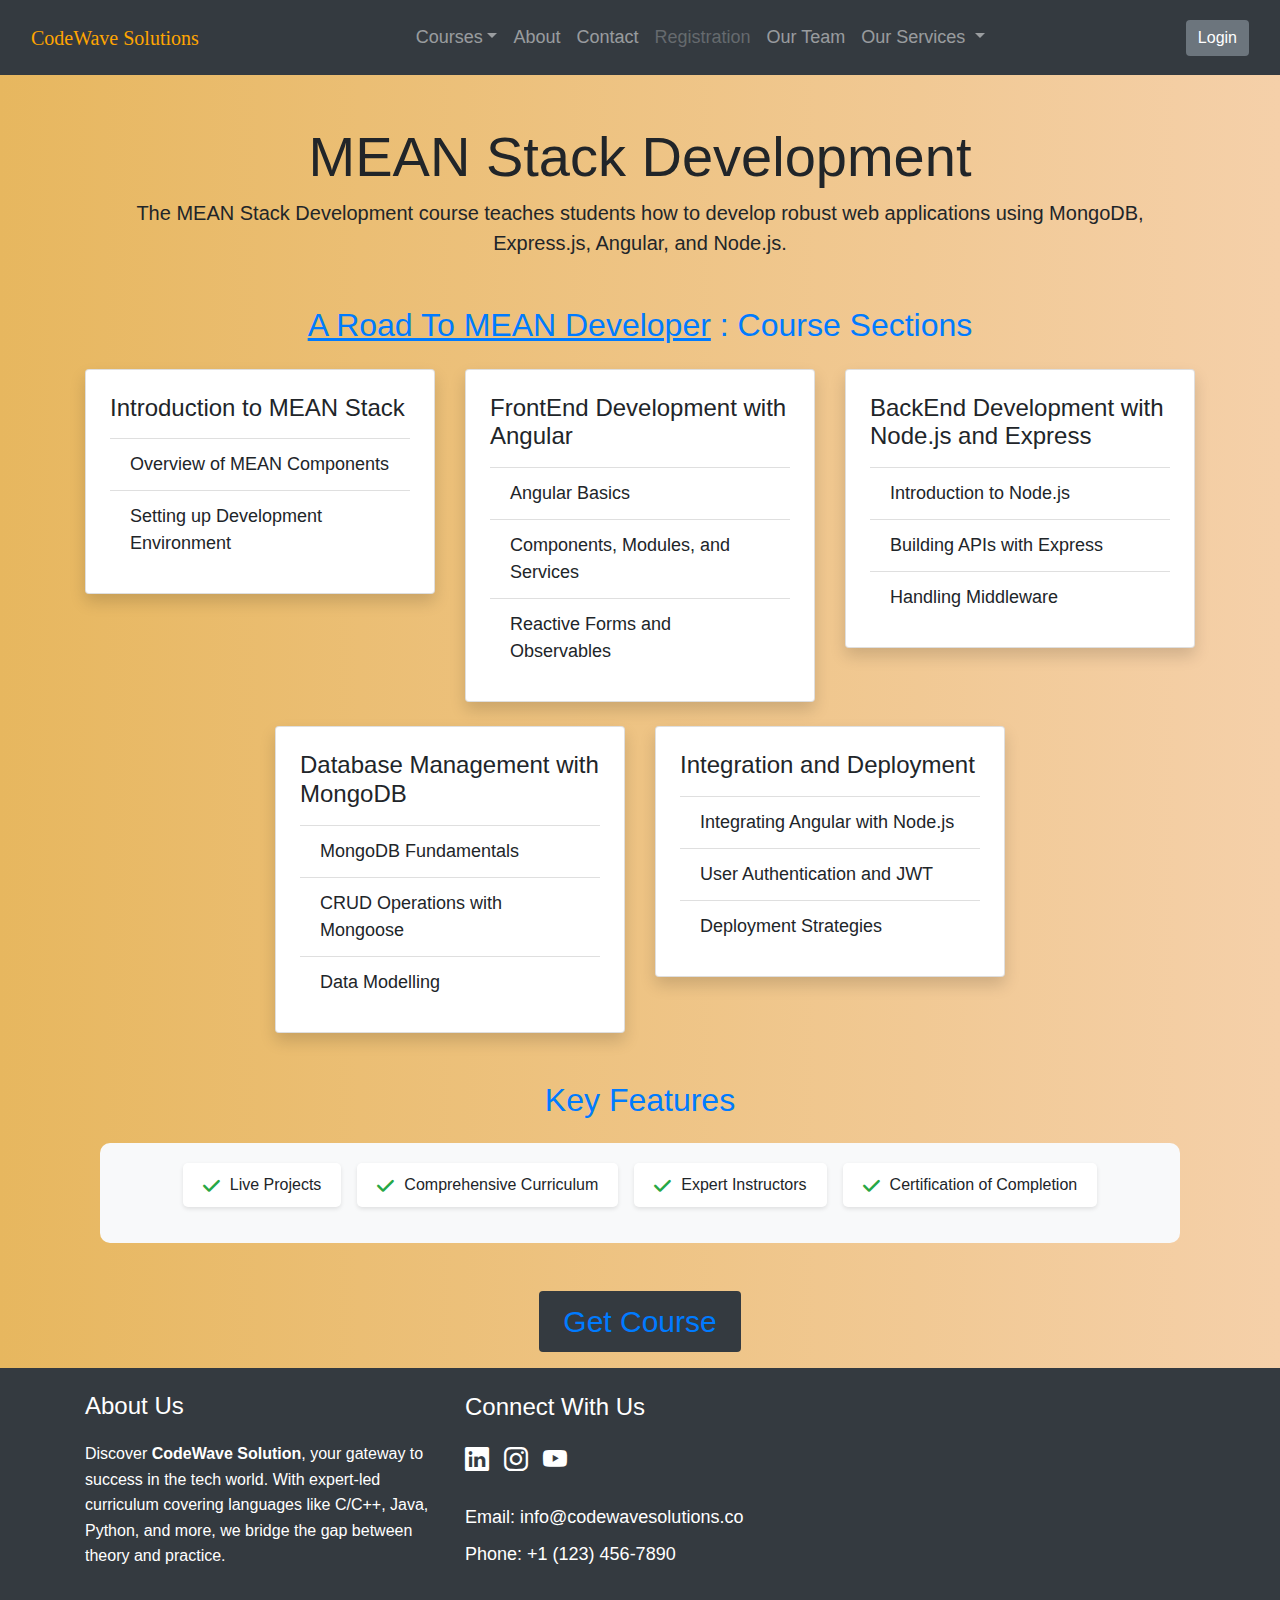
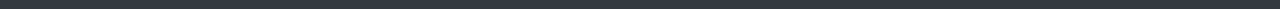
<file: mean.html>
<!DOCTYPE html>
<html lang="en">
  <head>
    <meta charset="UTF-8" />
    <meta name="viewport" content="width=device-width, initial-scale=1.0" />
    <title>Course - MEAN Stack Development</title>
    <!-- Bootstrap CSS -->
    <link
      href="https://stackpath.bootstrapcdn.com/bootstrap/4.5.2/css/bootstrap.min.css"
      rel="stylesheet"
    />
    <!-- Font Awesome -->
    <link
      href="https://cdnjs.cloudflare.com/ajax/libs/font-awesome/6.0.0-beta3/css/all.min.css"
      rel="stylesheet"
    />
    <!-- Custom CSS -->
    <link rel="stylesheet" href="main.css" />
    <link rel="stylesheet" href="project.css" />

    <style>
    
    .enroll-section {
        background-color: #28a745;
        padding: 20px;
        border-radius: 10px;
        text-align: center;
      }

      .enroll-section h2 {
        font-size: 2rem;
        color: #f8f9fa;
        margin-bottom: 20px;
      }

      .enroll-section p {
        font-size: 1.5rem;
        margin-bottom: 20px;
        color: #f8f9fa;
      }

      .enroll-section .btn-enroll {
        font-size: 1.2rem;
        padding: 10px 20px;
      }
      
      .features {
        background-color: #f8f9fa;
        padding: 20px;
        border-radius: 10px;
      }

      .feature {
        display: flex;
        align-items: center;
        padding: 10px 20px;
        border-radius: 5px;
        background-color: #fff;
        box-shadow: 0 2px 4px rgba(0, 0, 0, 0.1);
      }

      .feature i {
        margin-right: 10px;
        font-size: 1.2rem;
        color: #28a745; /* green color */
      }

      .feature span {
        font-size: 1rem;
      }
    </style>
  </head>
  <body style="font-size: 18px">
    <!-- Navbar -->
    <nav class="navbar navbar-expand-lg navbar-dark bg-dark p-3">
      <div class="container-fluid">
        <a
          class="navbar-brand fw-bold"
          href="index.html"
          style="font-family: cursive; color: orange"
          >CodeWave Solutions</a
        >
        <button
          class="navbar-toggler"
          type="button"
          data-bs-toggle="collapse"
          data-bs-target="#navbarSupportedContent"
          aria-controls="navbarSupportedContent"
          aria-expanded="false"
          aria-label="Toggle navigation"
        >
          <span class="navbar-toggler-icon"></span>
        </button>
        <div class="collapse navbar-collapse" id="navbarSupportedContent">
          <ul class="navbar-nav me-auto mb-2 mb-lg-0 gap-4">
            <li
              class="nav-item dropdown"
              onmouseover="showDropdown()"
              onmouseout="hideDropdown()"
            >
              <a
                class="nav-link dropdown-toggle"
                href="#"
                id="coursesDropdown"
                role="button"
                aria-expanded="false"
                >Courses</a
              >
              <ul
                class="dropdown-menu"
                aria-labelledby="coursesDropdown"
                id="coursesMenu"
              >
                <!-- Course list items -->
                <li><a class="dropdown-item" href="javaFullStack.html">Java Full Stack</a></li>
                <!-- Course 2 -->
                <li><a class="dropdown-item" href="ds.html">Data Science</a></li>
                <!-- Course 3 -->
                <li>
                  <a class="dropdown-item" href="dA.html">Data Analytics</a>
                </li>
                <!-- Course 4 -->
                <li>
                  <a class="dropdown-item" href="pythonFullStack.html"
                    >Python Full Stack</a
                  >
                </li>
                <!-- Course 5 -->
                <li><a class="dropdown-item" href="mean.html">Mean Stack</a></li>
                <!-- Course 6 -->
                <li><a class="dropdown-item" href="mern.html">Mern Stack</a></li>
              </ul>
            </li>
            <li class="nav-item">
              <a class="nav-link" href="about.html">About</a>
            </li>
            <li class="nav-item">
              <a class="nav-link" href="contact.html">Contact</a>
            </li>
            <li class="nav-item">
              <a class="nav-link disabled" href="#">Registration</a>
            </li>
            <li class="nav-item">
              <a class="nav-link" href="ourTeam.html">Our Team</a>
            </li>
            <ul class="navbar-nav me-auto mb-2 mb-lg-0 gap-4 ml-0">
                <li
                  class="nav-item dropdown"
                  onmouseover="showServices()"
                  onmouseout="hideServices()"
                >
                  <a
                    class="nav-link dropdown-toggle"
                    href="#"
                    id="servicesDropdown"
                    role="button"
                    aria-expanded="false"
                  >
                    Our Services
                  </a>
                  <ul
                    class="dropdown-menu"
                    aria-labelledby="servicesDropdown"
                    id="servicesMenu"
                  >
                    <li>
                      <a class="dropdown-item" href="corporateServices.html"
                        >For Corporate</a
                      >
                    </li>
                    <li>
                      <a class="dropdown-item" href="studentServices.html"
                        >For Students</a
                      >
                    </li>
                  </ul>
                </li>
              </ul>
          </ul>
          <form class="d-flex">
            <button class="btn btn-secondary fs-5 border-0" type="submit">
              Login
            </button>
          </form>
        </div>
      </div>
    </nav>

    <!-- Page content -->
    <div class="container mt-5">
      <!-- Course Overview -->
      <section id="overview" class="text-center mb-5">
        <h1 class="display-4">MEAN Stack Development</h1>
        <p class="lead">
          The MEAN Stack Development course teaches students how to develop
          robust web applications using MongoDB, Express.js, Angular, and
          Node.js.
        </p>
      </section>

      <h2 class="text-center text-primary mb-4">
        <u>A Road To MEAN Developer</u> : Course Sections
      </h2>

      <!-- CARDS content -->
      <div class="row justify-content-center">
        <div class="col-md-6 col-lg-4 mb-4">
          <div class="card p-4 shadow">
            <h4 class="mb-3">Introduction to MEAN Stack</h4>
            <ul class="list-group list-group-flush">
              <li class="list-group-item">Overview of MEAN Components</li>
              <li class="list-group-item">
                Setting up Development Environment
              </li>
            </ul>
          </div>
        </div>

        <div class="col-md-6 col-lg-4 mb-4">
          <div class="card p-4 shadow">
            <h4 class="mb-3">FrontEnd Development with Angular</h4>
            <ul class="list-group list-group-flush">
              <li class="list-group-item">Angular Basics</li>
              <li class="list-group-item">Components, Modules, and Services</li>
              <li class="list-group-item">Reactive Forms and Observables</li>
            </ul>
          </div>
        </div>

        <div class="col-md-6 col-lg-4 mb-4">
          <div class="card p-4 shadow">
            <h4 class="mb-3">BackEnd Development with Node.js and Express</h4>
            <ul class="list-group list-group-flush">
              <li class="list-group-item">Introduction to Node.js</li>
              <li class="list-group-item">Building APIs with Express</li>
              <li class="list-group-item">Handling Middleware</li>
            </ul>
          </div>
        </div>

        <div class="col-md-6 col-lg-4 mb-4">
          <div class="card p-4 shadow">
            <h4 class="mb-3">Database Management with MongoDB</h4>
            <ul class="list-group list-group-flush">
              <li class="list-group-item">MongoDB Fundamentals</li>
              <li class="list-group-item">CRUD Operations with Mongoose</li>
              <li class="list-group-item">Data Modelling</li>
            </ul>
          </div>
        </div>

        <div class="col-md-6 col-lg-4 mb-4">
          <div class="card p-4 shadow">
            <h4 class="mb-3">Integration and Deployment</h4>
            <ul class="list-group list-group-flush">
              <li class="list-group-item">Integrating Angular with Node.js</li>
              <li class="list-group-item">User Authentication and JWT</li>
              <li class="list-group-item">Deployment Strategies</li>
            </ul>
          </div>
        </div>
      </div>

      <h2 class="text-center text-primary mb-4 mt-4">Key Features</h2>
      <div class="container">
        <div
          class="features d-flex justify-content-center align-items-center flex-wrap mb-4"
        >
          <div class="feature mb-3 mr-3">
            <i class="fa-solid fa-check"></i>
            <span>Live Projects </span>
          </div>
          <div class="feature mb-3 mr-3">
            <i class="fa-solid fa-check"></i>
            <span>Comprehensive Curriculum </span>
          </div>
          <div class="feature mb-3 mr-3">
            <i class="fa-solid fa-check"></i>
            <span>Expert Instructors </span>
          </div>
          <div class="feature mb-3">
            <i class="fa-solid fa-check"></i>
            <span>Certification of Completion</span>
          </div>
        </div>
      </div>
    </div>
    
      
      <!-- ENROLL NOW SECTION -->
      <div class="text-center mb-3 mt-5">
        <button class="px-4 bg-dark rounded border-0 p-2">
          <a href="#" target="_blank" style="font-size: 30px; text-decoration: none">Get Course</a>
        </button>
      </div>


    <!-- Footer -->
    <footer class="py-4 bg-dark text-white">
      <div class="container">
        <div class="row align-items-center d-flex justify-content-evenly">
          <div class="col-md-4">
            <h3>About Us</h3>
            <p>
                Discover <b>CodeWave Solution</b>, your gateway to success in the tech
          world. With expert-led curriculum covering languages like C/C++, Java,
          Python, and more, we bridge the gap between theory and practice.
            </p>
          </div>
          <div class="col-md-4">
            <h3>Connect With Us</h3>
            <!-- Social media icons -->
            <ul class="social-media">
              <li>
                <a class="text-white" 
                href="https://www.linkedin.com/company/codewave-solution/" target="_blank"><i class="bi bi-linkedin"></i></a>
              </li>
              <li>
                <a class="text-white" href="https://www.instagram.com/codewave_solution?igsh=ZG53Mmt3YWt2aTZ3" target="_blank"
                  ><i class="bi bi-instagram"></i
                ></a>
              </li>
              <li>
                <a class="text-white" href="https://youtube.com/@codewavesolution?si=cRN9feFaMbyaam3K" target="_blank"
                  ><i class="bi bi-youtube"></i
                ></a>
              </li>
            </ul>
            <!-- Contact information -->
            <ul>
              <li>Email: info@codewavesolutions.co</li>
              <li>Phone: +1 (123) 456-7890</li>
            </ul>
          </div>
        </div>
      </div>
    </footer>

    <!-- Bootstrap JS and jQuery -->
    <script defer src="script.js"></script>
    <script src="https://code.jquery.com/jquery-3.5.1.slim.min.js"></script>
    <script src="https://cdn.jsdelivr.net/npm/@popperjs/core@2.11.6/dist/umd/popper.min.js"></script>
    <script src="https://cdn.jsdelivr.net/npm/bootstrap@5.3.0-alpha1/dist/js/bootstrap.min.js"></script>
    <link
      href="https://cdn.jsdelivr.net/npm/bootstrap@5.0.2/dist/css/bootstrap.min.css"
      rel="stylesheet"
      integrity="sha384-EVSTQN3/azprG1Anm3QDgpJLIm9Nao0Yz1ztcQTwFspd3yD65VohhpuuCOmLASjC"
      crossorigin="anonymous"
    />
    <link
      href="https://cdn.jsdelivr.net/npm/bootstrap-icons@1.7.2/font/bootstrap-icons.css"
      rel="stylesheet"
    />
  </body>
</html>
</file>
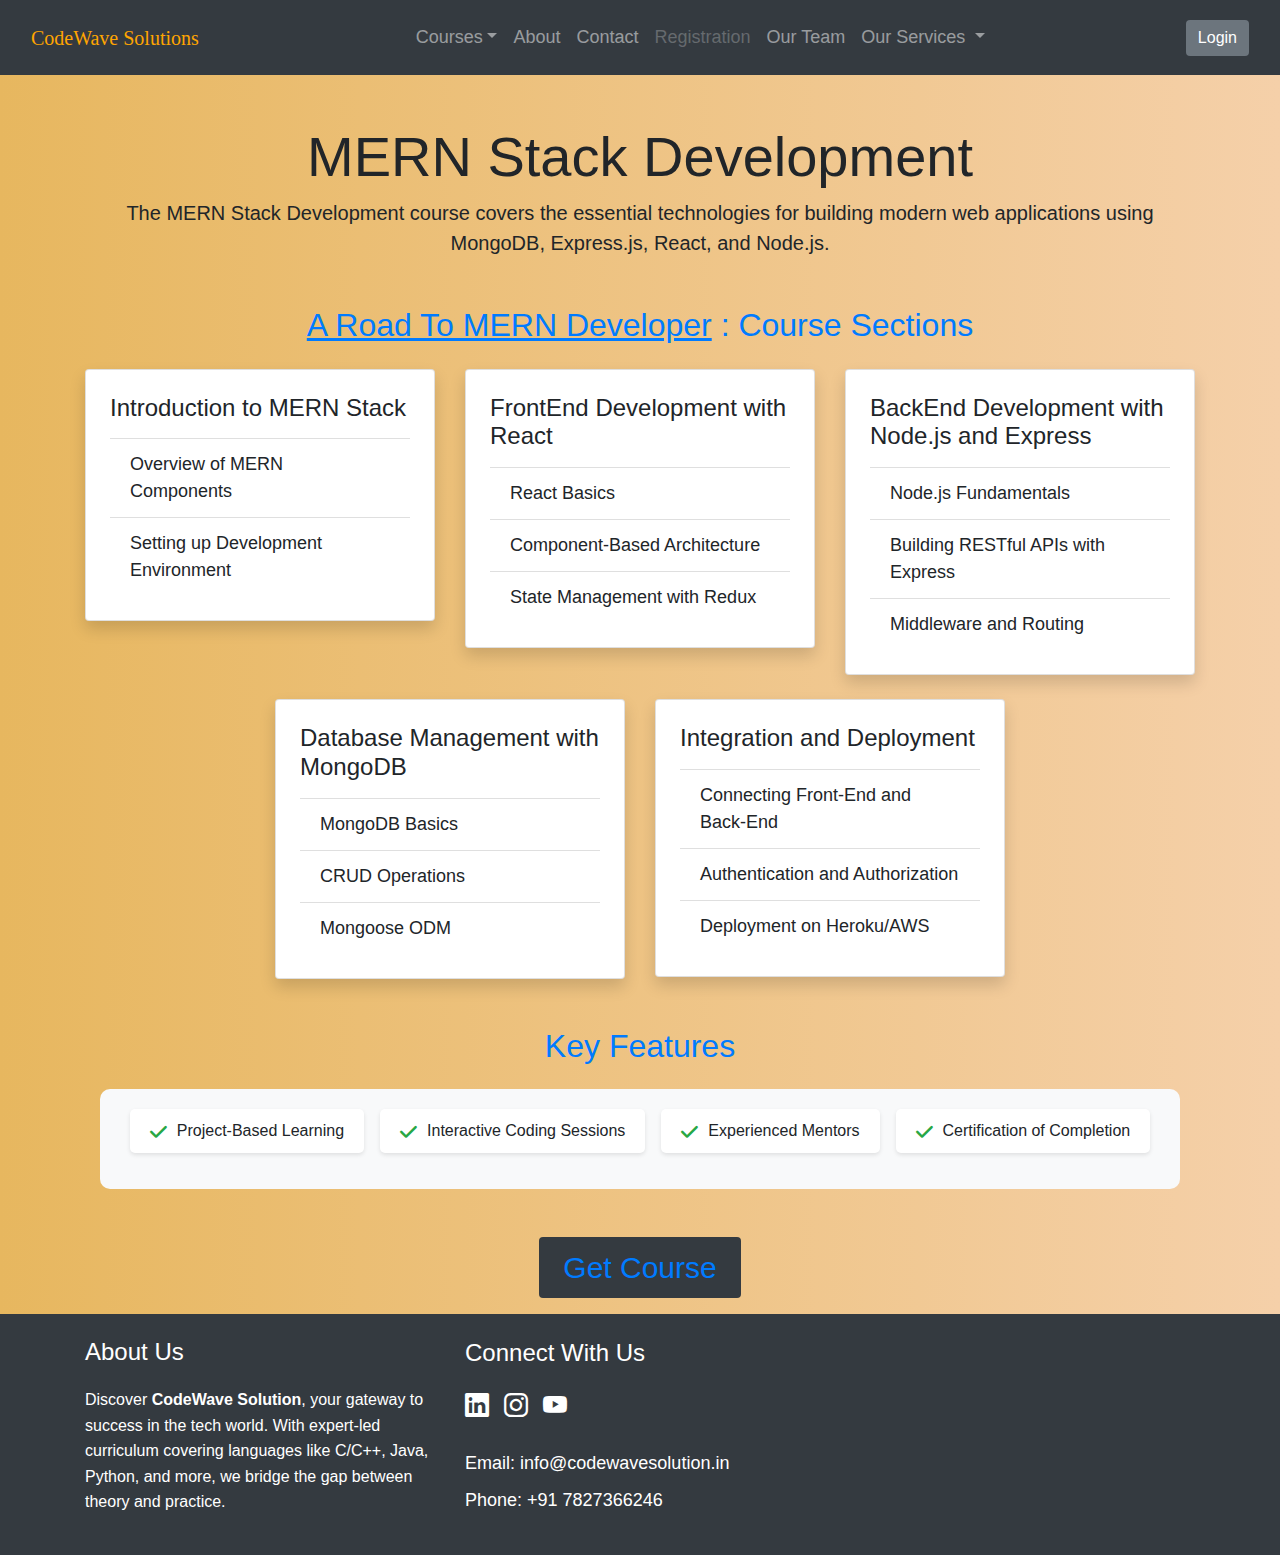
<file: mern.html>
<!DOCTYPE html>
<html lang="en">
  <head>
    <meta charset="UTF-8" />
    <meta name="viewport" content="width=device-width, initial-scale=1.0" />
    <title>Course - MERN Stack Development</title>
    <!-- Bootstrap CSS -->
    <link
      href="https://stackpath.bootstrapcdn.com/bootstrap/4.5.2/css/bootstrap.min.css"
      rel="stylesheet"
    />
    <!-- Font Awesome -->
    <link
      href="https://cdnjs.cloudflare.com/ajax/libs/font-awesome/6.0.0-beta3/css/all.min.css"
      rel="stylesheet"
    />
    <!-- Custom CSS -->
    <link rel="stylesheet" href="main.css" />
    <link rel="stylesheet" href="project.css" />

    <style>
      .enroll-section {
        background-color: #28a745;
        padding: 20px;
        border-radius: 10px;
        text-align: center;
      }

      .enroll-section h2 {
        font-size: 2rem;
        color: #f8f9fa;
        margin-bottom: 20px;
      }

      .enroll-section p {
        font-size: 1.5rem;
        margin-bottom: 20px;
        color: #f8f9fa;
      }

      .enroll-section .btn-enroll {
        font-size: 1.2rem;
        padding: 10px 20px;
      }

      .features {
        background-color: #f8f9fa;
        padding: 20px;
        border-radius: 10px;
      }

      .feature {
        display: flex;
        align-items: center;
        padding: 10px 20px;
        border-radius: 5px;
        background-color: #fff;
        box-shadow: 0 2px 4px rgba(0, 0, 0, 0.1);
      }

      .feature i {
        margin-right: 10px;
        font-size: 1.2rem;
        color: #28a745; /* green color */
      }

      .feature span {
        font-size: 1rem;
      }
    </style>
  </head>
  <body style="font-size: 18px">
    <!-- Navbar -->
    <nav class="navbar navbar-expand-lg navbar-dark bg-dark p-3">
      <div class="container-fluid">
        <a
          class="navbar-brand fw-bold"
          href="index.html"
          style="font-family: cursive; color: orange"
          >CodeWave Solutions</a
        >
        <button
          class="navbar-toggler"
          type="button"
          data-bs-toggle="collapse"
          data-bs-target="#navbarSupportedContent"
          aria-controls="navbarSupportedContent"
          aria-expanded="false"
          aria-label="Toggle navigation"
        >
          <span class="navbar-toggler-icon"></span>
        </button>
        <div class="collapse navbar-collapse" id="navbarSupportedContent">
          <ul class="navbar-nav me-auto mb-2 mb-lg-0 gap-4">
            <li
              class="nav-item dropdown"
              onmouseover="showDropdown()"
              onmouseout="hideDropdown()"
            >
              <a
                class="nav-link dropdown-toggle"
                href="#"
                id="coursesDropdown"
                role="button"
                aria-expanded="false"
                >Courses</a
              >
              <ul
                class="dropdown-menu"
                aria-labelledby="coursesDropdown"
                id="coursesMenu"
              >
                <!-- Course list items -->
                <li>
                  <a class="dropdown-item" href="javaFullStack.html"
                    >Java Full Stack</a
                  >
                </li>
                <!-- Course 2 -->
                <li>
                  <a class="dropdown-item" href="ds.html">Data Science</a>
                </li>
                <!-- Course 3 -->
                <li>
                  <a class="dropdown-item" href="dA.html">Data Analytics</a>
                </li>
                <!-- Course 4 -->
                <li>
                  <a class="dropdown-item" href="pythonFullStack.html"
                    >Python Full Stack</a
                  >
                </li>
                <!-- Course 5 -->
                <li>
                  <a class="dropdown-item" href="mean.html">Mean Stack</a>
                </li>
                <!-- Course 6 -->
                <li><a class="dropdown-item" href="#">Mern Stack</a></li>
              </ul>
            </li>
            <li class="nav-item">
              <a class="nav-link" href="about.html">About</a>
            </li>
            <li class="nav-item">
              <a class="nav-link" href="contact.html">Contact</a>
            </li>
            <li class="nav-item">
              <a class="nav-link disabled" href="#">Registration</a>
            </li>
            <li class="nav-item">
              <a class="nav-link" href="ourTeam.html">Our Team</a>
            </li>
            <ul class="navbar-nav me-auto mb-2 mb-lg-0 gap-4 ml-0">
              <li
                class="nav-item dropdown"
                onmouseover="showServices()"
                onmouseout="hideServices()"
              >
                <a
                  class="nav-link dropdown-toggle"
                  href="#"
                  id="servicesDropdown"
                  role="button"
                  aria-expanded="false"
                >
                  Our Services
                </a>
                <ul
                  class="dropdown-menu"
                  aria-labelledby="servicesDropdown"
                  id="servicesMenu"
                >
                  <li>
                    <a class="dropdown-item" href="corporateServices.html"
                      >For Corporate</a
                    >
                  </li>
                  <li>
                    <a class="dropdown-item" href="studentServices.html"
                      >For Students</a
                    >
                  </li>
                </ul>
              </li>
            </ul>
          </ul>
          <form class="d-flex">
            <button class="btn btn-secondary fs-5 border-0" type="submit">
              Login
            </button>
          </form>
        </div>
      </div>
    </nav>

    <!-- Page content -->
    <div class="container mt-5">
      <!-- Course Overview -->
      <section id="overview" class="text-center mb-5">
        <h1 class="display-4">MERN Stack Development</h1>
        <p class="lead">
          The MERN Stack Development course covers the essential technologies
          for building modern web applications using MongoDB, Express.js, React,
          and Node.js.
        </p>
      </section>

      <h2 class="text-center text-primary mb-4">
        <u>A Road To MERN Developer</u> : Course Sections
      </h2>

      <!-- CARDS content -->
      <div class="row justify-content-center">
        <div class="col-md-6 col-lg-4 mb-4">
          <div class="card p-4 shadow">
            <h4 class="mb-3">Introduction to MERN Stack</h4>
            <ul class="list-group list-group-flush">
              <li class="list-group-item">Overview of MERN Components</li>
              <li class="list-group-item">
                Setting up Development Environment
              </li>
            </ul>
          </div>
        </div>

        <div class="col-md-6 col-lg-4 mb-4">
          <div class="card p-4 shadow">
            <h4 class="mb-3">FrontEnd Development with React</h4>
            <ul class="list-group list-group-flush">
              <li class="list-group-item">React Basics</li>
              <li class="list-group-item">Component-Based Architecture</li>
              <li class="list-group-item">State Management with Redux</li>
            </ul>
          </div>
        </div>

        <div class="col-md-6 col-lg-4 mb-4">
          <div class="card p-4 shadow">
            <h4 class="mb-3">BackEnd Development with Node.js and Express</h4>
            <ul class="list-group list-group-flush">
              <li class="list-group-item">Node.js Fundamentals</li>
              <li class="list-group-item">
                Building RESTful APIs with Express
              </li>
              <li class="list-group-item">Middleware and Routing</li>
            </ul>
          </div>
        </div>

        <div class="col-md-6 col-lg-4 mb-4">
          <div class="card p-4 shadow">
            <h4 class="mb-3">Database Management with MongoDB</h4>
            <ul class="list-group list-group-flush">
              <li class="list-group-item">MongoDB Basics</li>
              <li class="list-group-item">CRUD Operations</li>
              <li class="list-group-item">Mongoose ODM</li>
            </ul>
          </div>
        </div>

        <div class="col-md-6 col-lg-4 mb-4">
          <div class="card p-4 shadow">
            <h4 class="mb-3">Integration and Deployment</h4>
            <ul class="list-group list-group-flush">
              <li class="list-group-item">Connecting Front-End and Back-End</li>
              <li class="list-group-item">Authentication and Authorization</li>
              <li class="list-group-item">Deployment on Heroku/AWS</li>
            </ul>
          </div>
        </div>
      </div>

      <h2 class="text-center text-primary mb-4 mt-4">Key Features</h2>
      <div class="container">
        <div
          class="features d-flex justify-content-center align-items-center flex-wrap mb-4"
        >
          <div class="feature mb-3 mr-3">
            <i class="fa-solid fa-check"></i>
            <span>Project-Based Learning </span>
          </div>
          <div class="feature mb-3 mr-3">
            <i class="fa-solid fa-check"></i>
            <span>Interactive Coding Sessions </span>
          </div>
          <div class="feature mb-3 mr-3">
            <i class="fa-solid fa-check"></i>
            <span>Experienced Mentors </span>
          </div>
          <div class="feature mb-3">
            <i class="fa-solid fa-check"></i>
            <span>Certification of Completion</span>
          </div>
        </div>
      </div>
    </div>

    <!-- ENROLL NOW SECTION -->
    <div class="text-center mb-3 mt-5">
      <button class="px-4 bg-dark rounded border-0 p-2">
        <a
          href="#"
          target="_blank"
          style="font-size: 30px; text-decoration: none"
          >Get Course</a
        >
      </button>
    </div>

    <!-- Footer -->
    <footer class="py-4 bg-dark text-white">
      <div class="container">
        <div class="row align-items-center d-flex justify-content-evenly">
          <div class="col-md-4">
            <h3>About Us</h3>
            <p>
              Discover <b>CodeWave Solution</b>, your gateway to success in the
              tech world. With expert-led curriculum covering languages like
              C/C++, Java, Python, and more, we bridge the gap between theory
              and practice.
            </p>
          </div>
          <div class="col-md-4">
            <h3>Connect With Us</h3>
            <!-- Social media icons -->
            <ul class="social-media">
              <li>
                <a
                  class="text-white"
                  href="https://www.linkedin.com/company/codewave-solution/"
                  target="_blank"
                  ><i class="bi bi-linkedin"></i
                ></a>
              </li>
              <li>
                <a
                  class="text-white"
                  href="https://www.instagram.com/codewave_solution?igsh=ZG53Mmt3YWt2aTZ3"
                  target="_blank"
                  ><i class="bi bi-instagram"></i
                ></a>
              </li>
              <li>
                <a
                  class="text-white"
                  href="https://youtube.com/@codewavesolution?si=cRN9feFaMbyaam3K"
                  target="_blank"
                  ><i class="bi bi-youtube"></i
                ></a>
              </li>
            </ul>
            <!-- Contact information -->
            <ul>
              <li>Email: info@codewavesolution.in</li>
              <li>Phone: +91 7827366246</li>
            </ul>
          </div>
        </div>
      </div>
    </footer>

    <!-- Bootstrap JS and jQuery -->
    <script defer src="script.js"></script>
    <script src="https://code.jquery.com/jquery-3.5.1.slim.min.js"></script>
    <script src="https://cdn.jsdelivr.net/npm/@popperjs/core@2.11.6/dist/umd/popper.min.js"></script>
    <script src="https://cdn.jsdelivr.net/npm/bootstrap@5.3.0-alpha1/dist/js/bootstrap.min.js"></script>
    <link
      href="https://cdn.jsdelivr.net/npm/bootstrap@5.0.2/dist/css/bootstrap.min.css"
      rel="stylesheet"
      integrity="sha384-EVSTQN3/azprG1Anm3QDgpJLIm9Nao0Yz1ztcQTwFspd3yD65VohhpuuCOmLASjC"
      crossorigin="anonymous"
    />
    <link
      href="https://cdn.jsdelivr.net/npm/bootstrap-icons@1.7.2/font/bootstrap-icons.css"
      rel="stylesheet"
    />
  </body>
</html>
</file>
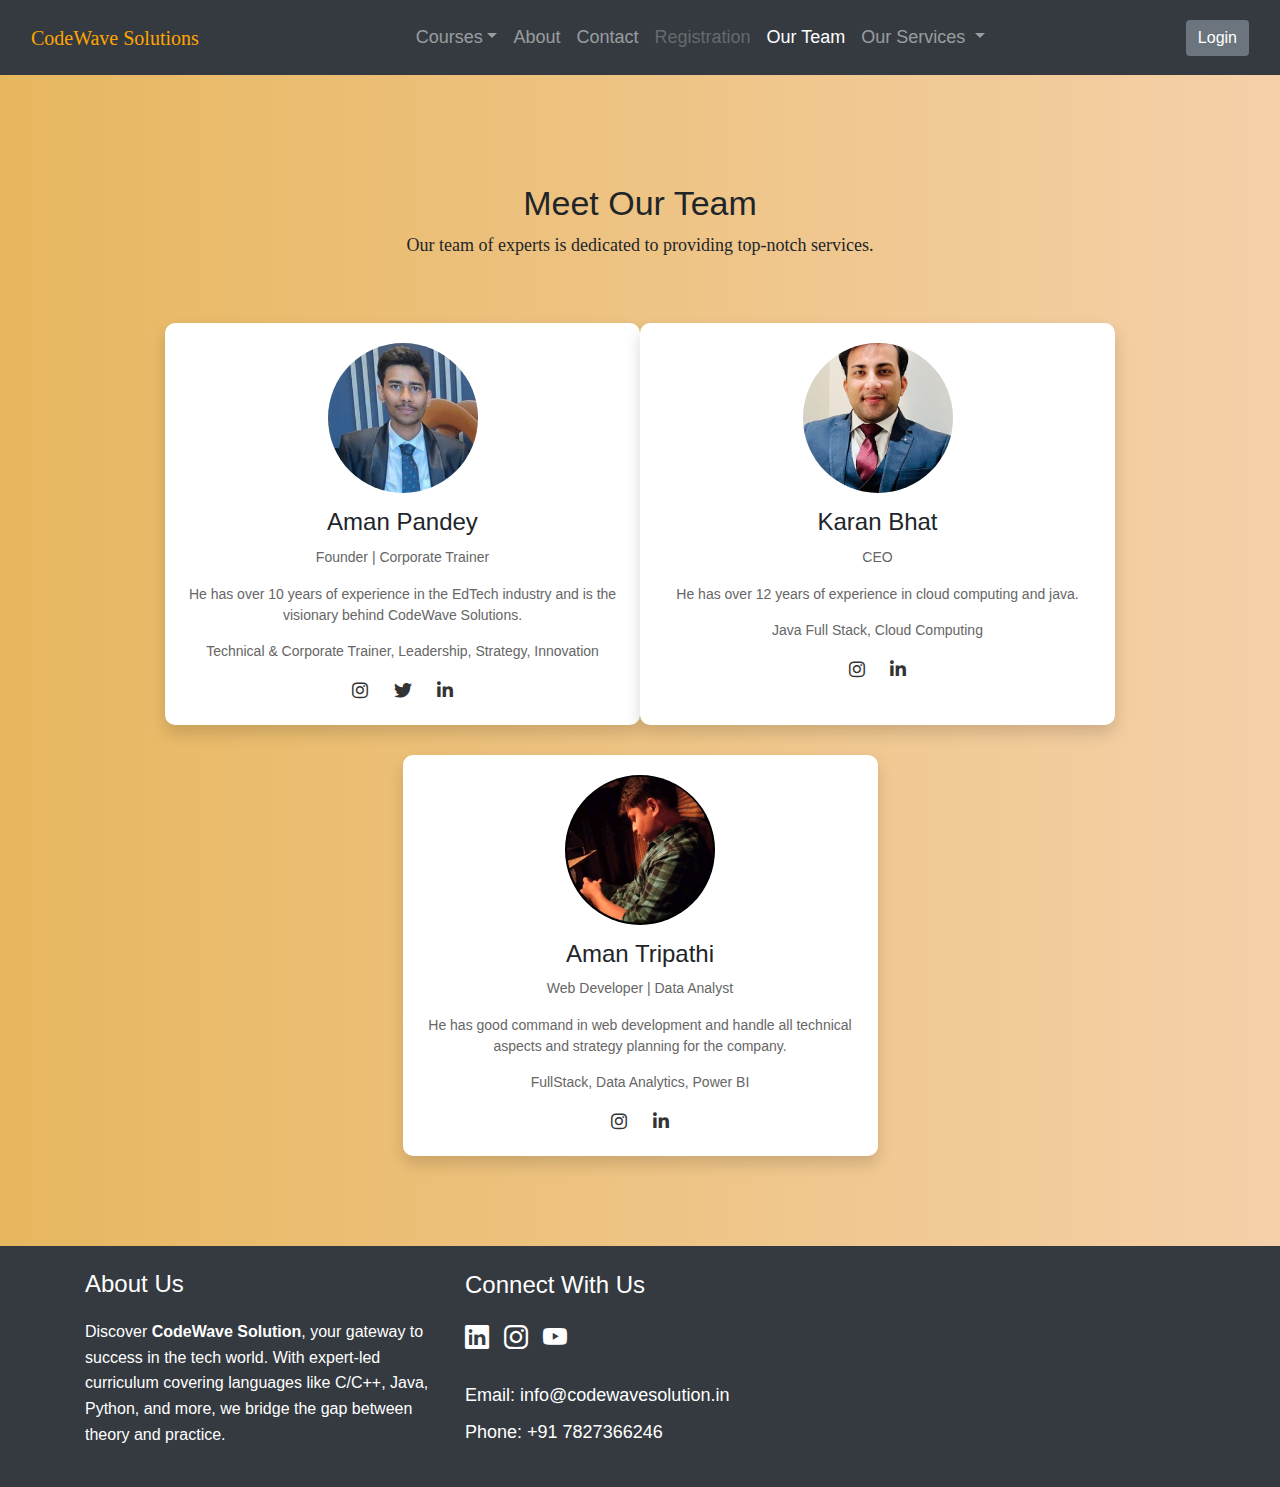
<file: ourTeam.html>
<!DOCTYPE html>
<html lang="en">
  <head>
    <meta charset="UTF-8" />
    <meta name="viewport" content="width=device-width, initial-scale=1.0" />
    <title>CodeWave Solutions - EdTech Platform</title>
    <link
      rel="stylesheet"
      href="https://stackpath.bootstrapcdn.com/bootstrap/4.5.2/css/bootstrap.min.css"
    />
    <link
      href="https://cdnjs.cloudflare.com/ajax/libs/font-awesome/6.0.0-beta3/css/all.min.css"
      rel="stylesheet"
    />
    <link rel="stylesheet" href="aboutcss.css" />
    <link rel="stylesheet" href="ourTeam.css" />
  </head>
  <body style="font-size: 18px">
    <!-- Navbar -->
    <nav class="navbar navbar-expand-lg navbar-dark bg-dark p-3">
      <div class="container-fluid">
        <a
          class="navbar-brand fw-bold"
          href="index.html"
          style="font-family: cursive; color: orange"
          >CodeWave Solutions</a
        >
        <button
          class="navbar-toggler"
          type="button"
          data-bs-toggle="collapse"
          data-bs-target="#navbarSupportedContent"
          aria-controls="navbarSupportedContent"
          aria-expanded="false"
          aria-label="Toggle navigation"
        >
          <span class="navbar-toggler-icon"></span>
        </button>
        <div class="collapse navbar-collapse" id="navbarSupportedContent">
          <ul class="navbar-nav me-auto mb-2 mb-lg-0 gap-4">
            <li
              class="nav-item dropdown"
              onmouseover="showDropdown()"
              onmouseout="hideDropdown()"
            >
              <a
                class="nav-link dropdown-toggle"
                href="#"
                id="coursesDropdown"
                role="button"
                aria-expanded="false"
                >Courses</a
              >
              <ul
                class="dropdown-menu"
                aria-labelledby="coursesDropdown"
                id="coursesMenu"
              >
                <!-- Course list items -->
                <li>
                  <a class="dropdown-item" href="javaFullStack.html"
                    >Java Full Stack</a
                  >
                </li>
                <!-- Course 2 -->
                <li>
                  <a class="dropdown-item" href="ds.html">Data Science</a>
                </li>
                <!-- Course 3 -->
                <li>
                  <a class="dropdown-item" href="dA.html">Data Analytics</a>
                </li>
                <!-- Course 4 -->
                <li>
                  <a class="dropdown-item" href="pythonFullStack.html"
                    >Python Full Stack</a
                  >
                </li>
                <!-- Course 5 -->
                <li>
                  <a class="dropdown-item" href="mean.html">Mean Stack</a>
                </li>
                <!-- Course 6 -->
                <li>
                  <a class="dropdown-item" href="mern.html">Mern Stack</a>
                </li>
              </ul>
            </li>
            <li class="nav-item">
              <a class="nav-link" href="about.html">About</a>
            </li>
            <li class="nav-item">
              <a class="nav-link" href="contact.html">Contact</a>
            </li>
            <li class="nav-item">
              <a class="nav-link disabled" href="#">Registration</a>
            </li>
            <li class="nav-item">
              <a class="nav-link active" href="#">Our Team</a>
            </li>
            <ul class="navbar-nav me-auto mb-2 mb-lg-0 gap-4 ml-0">
              <li
                class="nav-item dropdown ml-0"
                onmouseover="showServices()"
                onmouseout="hideServices()"
              >
                <a
                  class="nav-link dropdown-toggle"
                  href="#"
                  id="servicesDropdown"
                  role="button"
                  aria-expanded="false"
                >
                  Our Services
                </a>
                <ul
                  class="dropdown-menu"
                  aria-labelledby="servicesDropdown"
                  id="servicesMenu"
                >
                  <li>
                    <a class="dropdown-item" href="corporateServices.html"
                      >For Corporate</a
                    >
                  </li>
                  <li>
                    <a class="dropdown-item" href="studentServices.html"
                      >For Students</a
                    >
                  </li>
                </ul>
              </li>
            </ul>
          </ul>
          <form class="d-flex">
            <button class="btn btn-secondary fs-5 border-0" type="submit">
              Login
            </button>
          </form>
        </div>
      </div>
    </nav>

    <!-- Our Team Section -->
    <section class="team-section bg-light">
      <div class="container">
        <div class="row mt-5">
          <div class="col-lg-12 text-center mb-5">
            <h2 class="section-title fw-bold" style="font-size: 34px">
              Meet Our Team
            </h2>
            <p
              class="section-subtitle"
              style="font-family: 'Times New Roman', Times, serif"
            >
              Our team of experts is dedicated to providing top-notch services.
            </p>
          </div>
        </div>
        <div class="row gap-5 justify-content-center">
          <div class="col-lg-5 border-0 shadow team-member">
            <img class="" src="ap2.jpeg" alt="Team Member 1" />
            <h4>Aman Pandey</h4>
            <p>Founder | Corporate Trainer</p>
            <p class="bio">
              He has over 10 years of experience in the EdTech industry and is
              the visionary behind CodeWave Solutions.
            </p>
            <p class="skills">
              Technical & Corporate Trainer, Leadership, Strategy, Innovation
            </p>
            <div class="social-icons">
              <a
                href="https://www.instagram.com/amanpandey_akp?igsh=MTllNXJxYzF4YWZx"
                target="_blank"
                ><i class="fab fa-instagram"></i
              ></a>
              <a
                href="https://x.com/amanpandey_akp?t=kStdf8ezMqWo4L8ZDRH2mA&s=09"
                target="_blank"
                ><i class="fab fa-twitter"></i
              ></a>
              <a
                href="https://www.linkedin.com/in/aman-pandey-developer?utm_source=share&utm_campaign=share_via&utm_content=profile&utm_medium=android_app"
                target="_blank"
              >
                <i class="fab fa-linkedin-in"></i>
              </a>
            </div>
          </div>
          <div class="col-lg-5 border-0 shadow team-member">
            <img src="karan_bhat.jpeg" alt="Team Member 3" />
            <h4>Karan Bhat</h4>
            <p>CEO</p>
            <p class="bio">
              He has over 12 years of experience in cloud computing and java.
            </p>
            <p class="skills">Java Full Stack, Cloud Computing</p>
            <div class="social-icons">
              <a
                href="https://www.instagram.com/karanbhat707?igsh=d25jNnc1ZTZ6ZThq&utm_source=qr" target="_blank"
                ><i class="fab fa-instagram"></i
              ></a>
              <a
                href="https://www.linkedin.com/in/karan-bhat-384127237?utm_source=share&utm_campaign=share_via&utm_content=profile&utm_medium=ios_app" target="_blank"
                ><i class="fab fa-linkedin-in"></i
              ></a>
            </div>
          </div>
          <div class="col-lg-5 border-0 shadow team-member">
            <img src="at.jpeg" alt="Team Member 2" />
            <h4>Aman Tripathi</h4>
            <p>Web Developer | Data Analyst</p>
            <p class="bio">
              He has good command in web development and handle all technical
              aspects and strategy planning for the company.
            </p>
            <p class="skills">FullStack, Data Analytics, Power BI</p>
            <div class="social-icons">
              <a
                href="https://www.instagram.com/codecrushhub24/"
                target="_blank"
                ><i class="fab fa-instagram"></i
              ></a>
              <a
                href="https://www.linkedin.com/in/the-tripathi-aman/"
                target="_blank"
                ><i class="fab fa-linkedin-in"></i
              ></a>
            </div>
          </div>
        </div>
      </div>
    </section>

    <!-- Footer -->
    <footer class="py-4 bg-dark text-white">
      <div class="container">
        <div class="row align-items-center d-flex justify-content-evenly">
          <div class="col-md-4">
            <h3>About Us</h3>
            <p>
              Discover <b>CodeWave Solution</b>, your gateway to success in the
              tech world. With expert-led curriculum covering languages like
              C/C++, Java, Python, and more, we bridge the gap between theory
              and practice.
            </p>
          </div>
          <div class="col-md-4">
            <h3>Connect With Us</h3>
            <!-- Social media icons -->
            <ul class="social-media">
              <li>
                <a
                  class="text-white"
                  href="https://www.linkedin.com/company/codewave-solution/"
                  target="_blank"
                  ><i class="bi bi-linkedin"></i
                ></a>
              </li>
              <li>
                <a
                  class="text-white"
                  href="https://www.instagram.com/codewave_solution?igsh=ZG53Mmt3YWt2aTZ3"
                  target="_blank"
                  ><i class="bi bi-instagram"></i
                ></a>
              </li>
              <li>
                <a
                  class="text-white"
                  href="https://youtube.com/@codewavesolution?si=cRN9feFaMbyaam3K"
                  target="_blank"
                  ><i class="bi bi-youtube"></i
                ></a>
              </li>
            </ul>
            <!-- Contact information -->
            <ul>
              <li>Email: info@codewavesolution.in</li>
              <li>Phone: +91 7827366246</li>
            </ul>
          </div>
        </div>
      </div>
    </footer>

    <script defer src="script.js"></script>
    <script src="https://code.jquery.com/jquery-3.5.1.slim.min.js"></script>
    <script src="https://cdn.jsdelivr.net/npm/@popperjs/core@2.11.6/dist/umd/popper.min.js"></script>
    <script src="https://cdn.jsdelivr.net/npm/bootstrap@5.3.0-alpha1/dist/js/bootstrap.min.js"></script>
    <link
      href="https://cdn.jsdelivr.net/npm/bootstrap@5.0.2/dist/css/bootstrap.min.css"
      rel="stylesheet"
      integrity="sha384-EVSTQN3/azprG1Anm3QDgpJLIm9Nao0Yz1ztcQTwFspd3yD65VohhpuuCOmLASjC"
      crossorigin="anonymous"
    />
    <link
      href="https://cdn.jsdelivr.net/npm/bootstrap-icons@1.7.2/font/bootstrap-icons.css"
      rel="stylesheet"
    />
  </body>
</html>
</file>
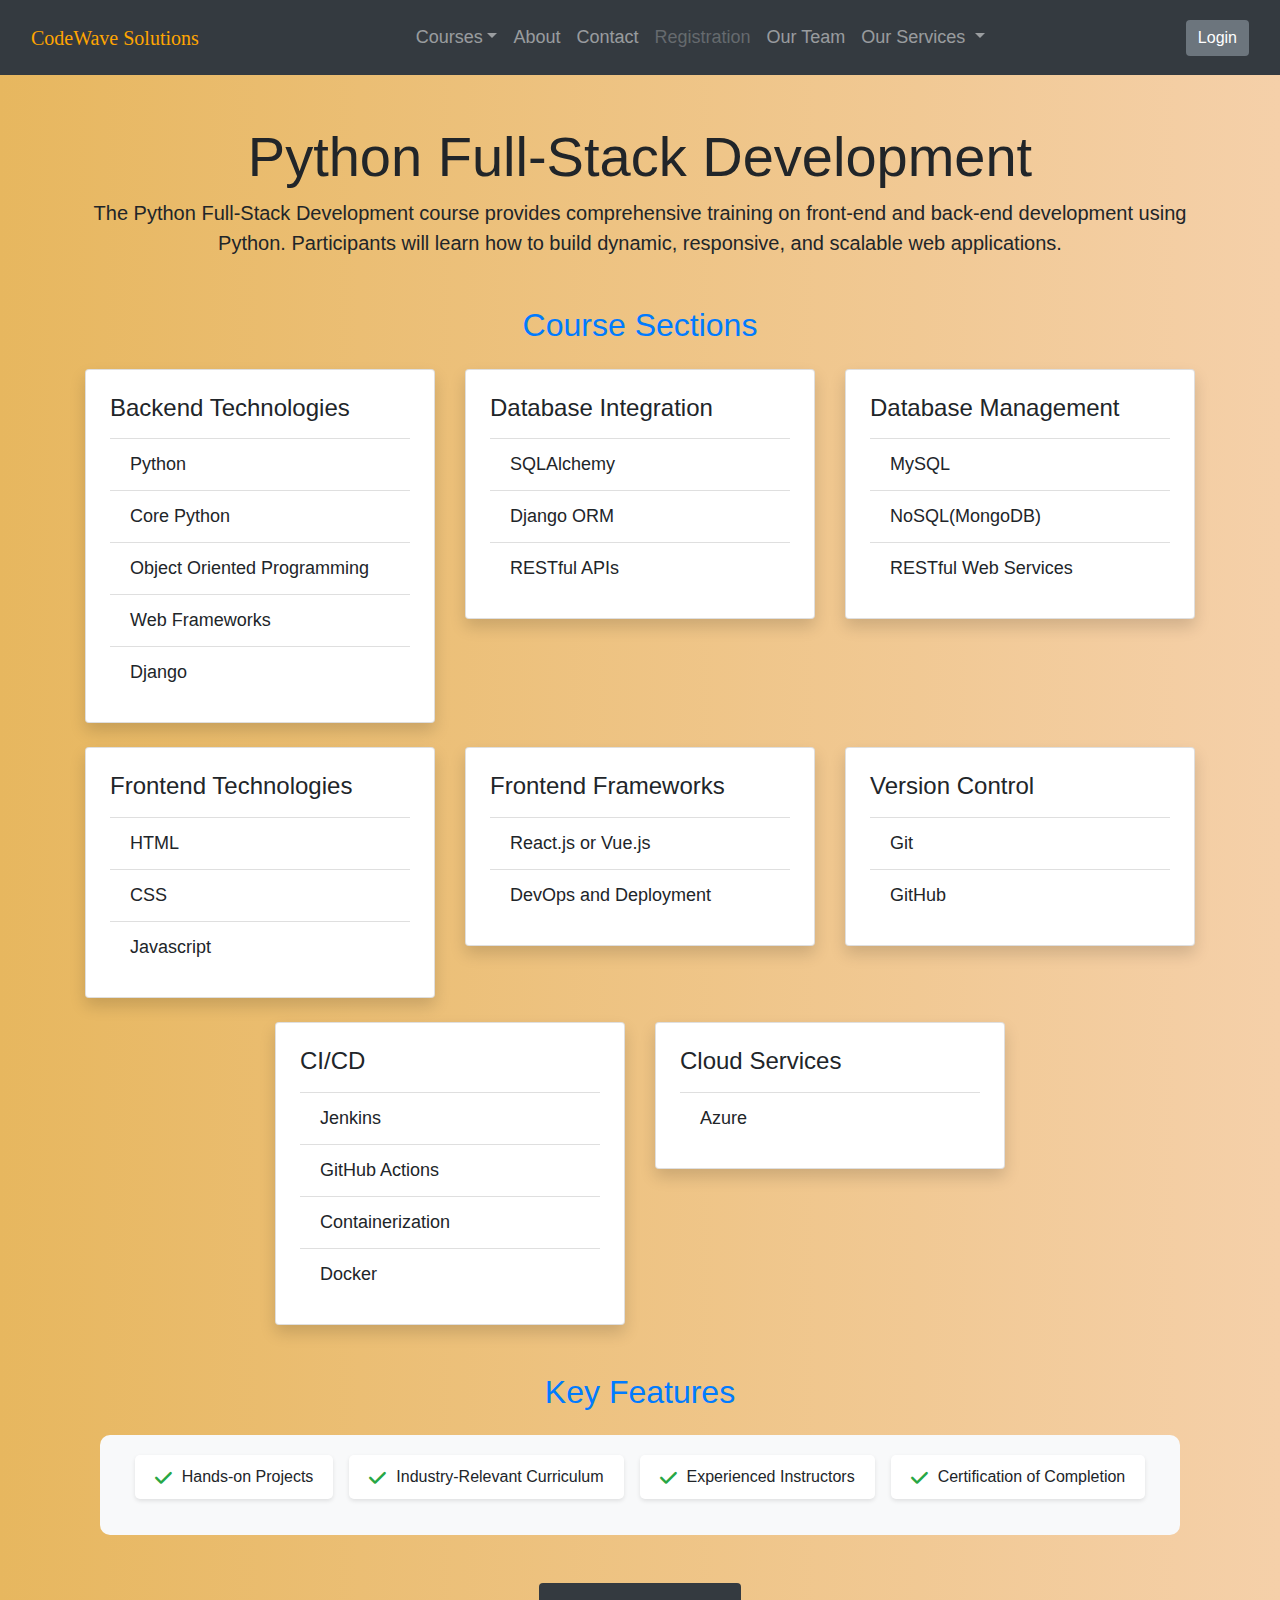
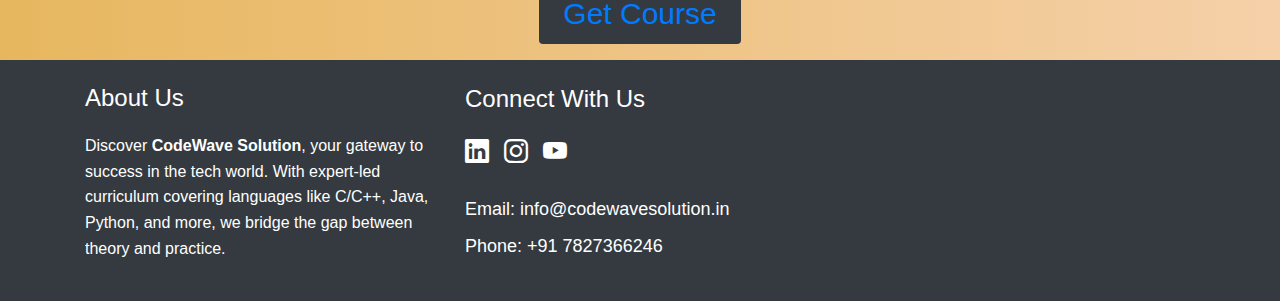
<file: pythonFullStack.html>
<!DOCTYPE html>
<html lang="en">
  <head>
    <meta charset="UTF-8" />
    <meta name="viewport" content="width=device-width, initial-scale=1.0" />
    <title>Course - Python FullStack</title>
    <!-- Bootstrap CSS -->
    <link
      href="https://stackpath.bootstrapcdn.com/bootstrap/4.5.2/css/bootstrap.min.css"
      rel="stylesheet"
    />
    <!-- Font Awesome -->
    <link
      href="https://cdnjs.cloudflare.com/ajax/libs/font-awesome/6.0.0-beta3/css/all.min.css"
      rel="stylesheet"
    />
    <!-- Custom CSS -->
    <link rel="stylesheet" href="main.css" />
    <link rel="stylesheet" href="project.css" />

    <style>
    
    
      .features {
        background-color: #f8f9fa;
        padding: 20px;
        border-radius: 10px;
      }

      .feature {
        display: flex;
        align-items: center;
        padding: 10px 20px;
        border-radius: 5px;
        background-color: #fff;
        box-shadow: 0 2px 4px rgba(0, 0, 0, 0.1);
      }

      .feature i {
        margin-right: 10px;
        font-size: 1.2rem;
        color: #28a745; /* green color */
      }

      .feature span {
        font-size: 1rem;
      }
      
    </style>
  </head>
  <body style="font-size: 18px">
    <!-- Navbar -->
    <nav class="navbar navbar-expand-lg navbar-dark bg-dark p-3">
      <div class="container-fluid">
        <a
          class="navbar-brand fw-bold"
          href="index.html"
          style="font-family: cursive; color: orange"
          >CodeWave Solutions</a
        >
        <button
          class="navbar-toggler"
          type="button"
          data-bs-toggle="collapse"
          data-bs-target="#navbarSupportedContent"
          aria-controls="navbarSupportedContent"
          aria-expanded="false"
          aria-label="Toggle navigation"
        >
          <span class="navbar-toggler-icon"></span>
        </button>
        <div class="collapse navbar-collapse" id="navbarSupportedContent">
          <ul class="navbar-nav me-auto mb-2 mb-lg-0 gap-4">
            <li
              class="nav-item dropdown"
              onmouseover="showDropdown()"
              onmouseout="hideDropdown()"
            >
              <a
                class="nav-link dropdown-toggle"
                href="#"
                id="coursesDropdown"
                role="button"
                aria-expanded="false"
                >Courses</a
              >
              <ul
                class="dropdown-menu"
                aria-labelledby="coursesDropdown"
                id="coursesMenu"
              >
                <!-- Course list items -->
                <li><a class="dropdown-item" href="javaFullStack.html">Java Full Stack</a></li>
                <!-- Course 2 -->
                <li><a class="dropdown-item" href="ds.html">Data Science</a></li>
                <!-- Course 3 -->
                <li><a class="dropdown-item" href="dA.html">Data Analytics</a></li>
                <!-- Course 4 -->
                <li><a class="dropdown-item" href="#">Python Full Stack</a></li>
                <!-- Course 5 -->
                <li><a class="dropdown-item" href="mean.html">Mean Stack</a></li>
                <!-- Course 6 -->
                <li><a class="dropdown-item" href="mern.html">Mern Stack</a></li>
              </ul>
            </li>
            <li class="nav-item">
              <a class="nav-link" href="about.html">About</a>
            </li>
            <li class="nav-item">
              <a class="nav-link" href="contact.html">Contact</a>
            </li>
            <li class="nav-item">
              <a class="nav-link disabled" href="#">Registration</a>
            </li>
            <li class="nav-item">
              <a class="nav-link" href="ourTeam.html">Our Team</a>
            </li>
            <ul class="navbar-nav me-auto mb-2 mb-lg-0 gap-4 ml-0">
                <li
                  class="nav-item dropdown"
                  onmouseover="showServices()"
                  onmouseout="hideServices()"
                >
                  <a
                    class="nav-link dropdown-toggle"
                    href="#"
                    id="servicesDropdown"
                    role="button"
                    aria-expanded="false"
                  >
                    Our Services
                  </a>
                  <ul
                    class="dropdown-menu"
                    aria-labelledby="servicesDropdown"
                    id="servicesMenu"
                  >
                    <li>
                      <a class="dropdown-item" href="corporateServices.html"
                        >For Corporate</a
                      >
                    </li>
                    <li>
                      <a class="dropdown-item" href="studentServices.html"
                        >For Students</a
                      >
                    </li>
                  </ul>
                </li>
              </ul>
          </ul>
          <form class="d-flex">
            <button class="btn btn-secondary fs-5 border-0" type="submit">
              Login
            </button>
          </form>
        </div>
      </div>
    </nav>

    <!-- Page content -->
    <div class="container mt-5">
      <!-- Course Overview -->
      <section id="overview" class="text-center mb-5">
        <h1 class="display-4">Python Full-Stack Development</h1>
        <p class="lead">
          The Python Full-Stack Development course provides comprehensive training
          on front-end and back-end development using Python. Participants will
          learn how to build dynamic, responsive, and scalable web applications.
        </p>
      </section>

      <h2 class="text-center text-primary mb-4">Course Sections</h2>

      <!-- CARDS content -->
      <div class="row justify-content-center">
        <div class="col-md-6 col-lg-4 mb-4">
          <div class="card p-4 shadow">
            <h4 class="mb-3">Backend Technologies</h4>
            <ul class="list-group list-group-flush">
              <li class="list-group-item">Python</li>
              <li class="list-group-item">Core Python</li>
              <li class="list-group-item">Object Oriented Programming</li>
              <li class="list-group-item">Web Frameworks</li>
              <li class="list-group-item">Django</li>
            </ul>
          </div>
        </div>

        <div class="col-md-6 col-lg-4 mb-4">
          <div class="card p-4 shadow">
            <h4 class="mb-3">Database Integration</h4>
            <ul class="list-group list-group-flush">
              <li class="list-group-item">SQLAlchemy</li>
              <li class="list-group-item">Django ORM</li>
              <li class="list-group-item">RESTful APIs</li>
            </ul>
          </div>
        </div>

        <div class="col-md-6 col-lg-4 mb-4">
          <div class="card p-4 shadow">
            <h4 class="mb-3">Database Management</h4>
            <ul class="list-group list-group-flush">
              <li class="list-group-item">MySQL</li>
              <li class="list-group-item">NoSQL(MongoDB)</li>
              <li class="list-group-item">RESTful Web Services</li>
            </ul>
          </div>
        </div>

        <div class="col-md-6 col-lg-4 mb-4">
          <div class="card p-4 shadow">
            <h4 class="mb-3">Frontend Technologies</h4>
            <ul class="list-group list-group-flush">
              <li class="list-group-item">HTML</li>
              <li class="list-group-item">CSS</li>
              <li class="list-group-item">Javascript</li>
            </ul>
          </div>
        </div>

        <div class="col-md-6 col-lg-4 mb-4">
          <div class="card p-4 shadow">
            <h4 class="mb-3">Frontend Frameworks</h4>
            <ul class="list-group list-group-flush">
              <li class="list-group-item">React.js or Vue.js</li>
              <li class="list-group-item">DevOps and Deployment</li>
            </ul>
          </div>
        </div>
        
        <div class="col-md-6 col-lg-4 mb-4">
          <div class="card p-4 shadow">
            <h4 class="mb-3">Version Control</h4>
            <ul class="list-group list-group-flush">
              <li class="list-group-item">Git</li>
              <li class="list-group-item">GitHub</li>
            </ul>
          </div>
        </div>
      
      <div class="col-md-6 col-lg-4 mb-4">
          <div class="card p-4 shadow">
            <h4 class="mb-3">CI/CD</h4>
            <ul class="list-group list-group-flush">
              <li class="list-group-item">Jenkins</li>
              <li class="list-group-item">GitHub Actions</li>
              <li class="list-group-item">Containerization</li>
              <li class="list-group-item">Docker</li>
            </ul>
          </div>
        </div>
        
        <div class="col-md-6 col-lg-4 mb-4">
          <div class="card p-4 shadow">
            <h4 class="mb-3">Cloud Services</h4>
            <ul class="list-group list-group-flush">
              <li class="list-group-item">Azure</li>
            </ul>
          </div>
        </div>
      
      </div>
      
      

      <h2 class="text-center text-primary mb-4 mt-4">Key Features</h2>
      <div class="container">
        <div
          class="features d-flex justify-content-center align-items-center flex-wrap mb-4"
        >
          <div class="feature mb-3 mr-3">
            <i class="fa-solid fa-check"></i>
            <span>Hands-on Projects</span>
          </div>
          <div class="feature mb-3 mr-3">
            <i class="fa-solid fa-check"></i>
            <span>Industry-Relevant Curriculum</span>
          </div>
          <div class="feature mb-3 mr-3">
            <i class="fa-solid fa-check"></i>
            <span>Experienced Instructors</span>
          </div>
          <div class="feature mb-3">
            <i class="fa-solid fa-check"></i>
            <span>Certification of Completion</span>
          </div>
        </div>
      </div>
    </div>
    
    <!-- ENROLL NOW SECTION -->
      <div class="text-center mb-3 mt-5">
        <button class="px-4 bg-dark rounded border-0 p-2">
          <a href="javaPaymentPage.html" target="_blank" style="font-size: 30px; text-decoration: none">Get Course</a>
        </button>
      </div>
   

    <!-- Footer -->
    <footer class="py-4 bg-dark text-white">
      <div class="container">
        <div class="row align-items-center d-flex justify-content-evenly">
          <div class="col-md-4">
            <h3>About Us</h3>
            <p>
                Discover <b>CodeWave Solution</b>, your gateway to success in the tech
          world. With expert-led curriculum covering languages like C/C++, Java,
          Python, and more, we bridge the gap between theory and practice.
            </p>
          </div>
          <div class="col-md-4">
            <h3>Connect With Us</h3>
            <!-- Social media icons -->
            <ul class="social-media">
              <li>
                <a class="text-white" 
                href="https://www.linkedin.com/company/codewave-solution/" target="_blank"><i class="bi bi-linkedin"></i></a>
              </li>
              <li>
                <a class="text-white" href="https://www.instagram.com/codewave_solution?igsh=ZG53Mmt3YWt2aTZ3" target="_blank"
                  ><i class="bi bi-instagram"></i
                ></a>
              </li>
              <li>
                <a class="text-white" href="https://youtube.com/@codewavesolution?si=cRN9feFaMbyaam3K" target="_blank"
                  ><i class="bi bi-youtube"></i
                ></a>
              </li>
            </ul>
            <!-- Contact information -->
            <ul>
              <li>Email: info@codewavesolution.in</li>
              <li>Phone: +91 7827366246</li>
            </ul>
          </div>
        </div>
      </div>
    </footer>

    <!-- Bootstrap JS and jQuery -->
    <script defer src="script.js"></script>
    <script src="https://code.jquery.com/jquery-3.5.1.slim.min.js"></script>
    <script src="https://cdn.jsdelivr.net/npm/@popperjs/core@2.11.6/dist/umd/popper.min.js"></script>
    <script src="https://cdn.jsdelivr.net/npm/bootstrap@5.3.0-alpha1/dist/js/bootstrap.min.js"></script>
    <link
      href="https://cdn.jsdelivr.net/npm/bootstrap@5.0.2/dist/css/bootstrap.min.css"
      rel="stylesheet"
      integrity="sha384-EVSTQN3/azprG1Anm3QDgpJLIm9Nao0Yz1ztcQTwFspd3yD65VohhpuuCOmLASjC"
      crossorigin="anonymous"
    />
    <link
      href="https://cdn.jsdelivr.net/npm/bootstrap-icons@1.7.2/font/bootstrap-icons.css"
      rel="stylesheet"
    />
  </body>
</html>
</file>
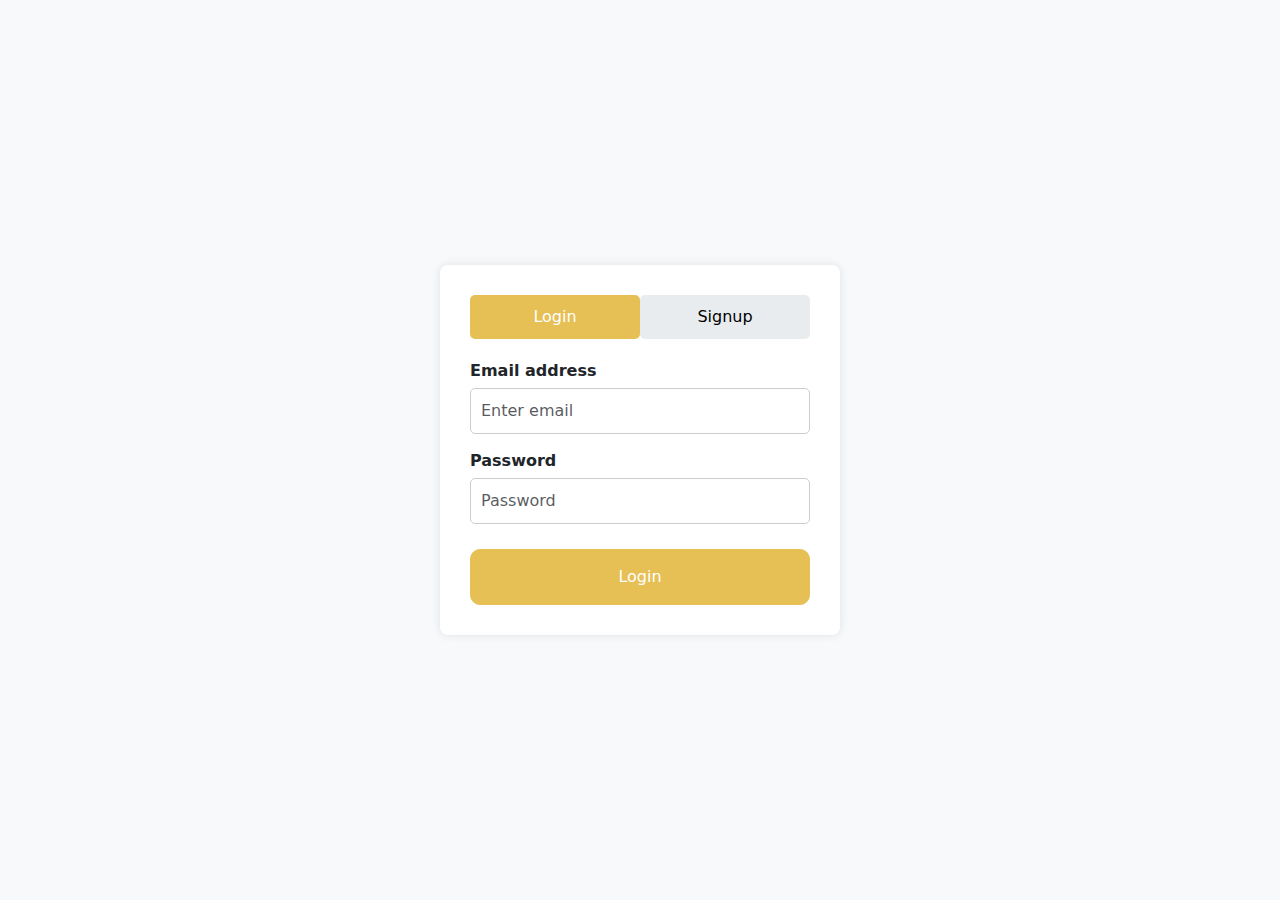
<file: signup_login.html>
<!DOCTYPE html>
<html lang="en">
  <head>
    <meta charset="UTF-8" />
    <meta name="viewport" content="width=device-width, initial-scale=1.0" />
    <title>Signup/Login</title>
    <link
      href="https://stackpath.bootstrapcdn.com/bootstrap/5.3.0/css/bootstrap.min.css"
      rel="stylesheet"
    />
    <style>
      body {
        background-color: #f8f9fa;
        display: flex;
        justify-content: center;
        align-items: center;
        height: 100vh;
      }
      .form-container {
        width: 400px;
        background-color: #ffffff;
        padding: 30px;
        border-radius: 8px;
        box-shadow: 0 0 10px rgba(0, 0, 0, 0.1);
      }
      .form-header {
        display: flex;
        justify-content: space-around;
        margin-bottom: 20px;
      }
      .form-header button {
        width: 50%;
        border: none;
        padding: 10px;
        border-radius: 5px;
        background-color: #e9ecef;
        cursor: pointer;
        transition: background-color 0.3s ease;
      }
      .form-header button.active {
        background-color: #e6bf55;
        color: #ffffff;
      }
      .form-header button:focus {
        outline: none;
      }
      .form-group {
        margin-bottom: 15px;
      }
      label {
        font-weight: bold;
        margin-bottom: 5px;
        display: block;
      }
      input[type="email"],
      input[type="password"],
      input[type="text"] {
        width: 100%;
        padding: 10px;
        font-size: 16px;
        border: 1px solid #ccc;
        border-radius: 5px;
      }
      button[type="submit"] {
        margin-top: 10px;
        background-color: #e6bf55;
        border-color: #e6bf55;
        padding: 15px;
        border-radius: 10px;
        cursor: pointer;
      }
    </style>
  </head>
  <body>
    <div class="form-container">
      <div class="form-header">
        <button
          id="loginBtn"
          class="active btn btn-primary"
          onclick="showLogin()"
        >
          Login
        </button>
        <button id="signupBtn" onclick="showSignup()">Signup</button>
      </div>

      <form id="loginForm">
        <div class="form-group">
          <label for="loginEmail">Email address</label>
          <input
            type="email"
            class="form-control"
            id="loginEmail"
            placeholder="Enter email"
          />
        </div>
        <div class="form-group">
          <label for="loginPassword">Password</label>
          <input
            type="password"
            class="form-control"
            id="loginPassword"
            placeholder="Password"
          />
        </div>
        <button type="submit" class="btn btn-primary w-100">Login</button>
      </form>

      <form id="signupForm" style="display: none">
        <div class="form-group">
          <label for="signupName">Full Name</label>
          <input
            type="text"
            class="form-control"
            id="signupName"
            placeholder="Enter full name"
            required
          />
        </div>
        <div class="form-group">
          <label for="signupCity">City</label>
          <input
            type="text"
            class="form-control"
            id="signupCity"
            placeholder="Enter your city"
            required
          />
        </div>
        <div class="form-group">
          <label for="signupMobile">Mobile</label>
          <input
            type="text"
            class="form-control"
            id="signupMobile"
            placeholder="Enter your number"
            required
          />
        </div>
        <div class="form-group">
          <label for="signupEmail">Email address</label>
          <input
            type="email"
            class="form-control"
            id="signupEmail"
            placeholder="Enter email"
            required
          />
        </div>
        <div class="form-group">
          <label for="signupPassword">Password</label>
          <input
            type="password"
            class="form-control"
            id="signupPassword"
            placeholder="Password"
            required
          />
        </div>
        <button type="submit" class="btn btn-primary w-100">Signup</button>
      </form>
    </div>

    <script>
      function showSignup() {
        document.getElementById("loginForm").style.display = "none";
        document.getElementById("signupForm").style.display = "block";
        document.getElementById("loginBtn").classList.remove("active");
        document.getElementById("signupBtn").classList.add("active");
      }

      function showLogin() {
        document.getElementById("loginForm").style.display = "block";
        document.getElementById("signupForm").style.display = "none";
        document.getElementById("loginBtn").classList.add("active");
        document.getElementById("signupBtn").classList.remove("active");
      }
    </script>

    <script src="https://code.jquery.com/jquery-3.6.0.min.js"></script>
    <script src="https://stackpath.bootstrapcdn.com/bootstrap/5.3.0/js/bootstrap.bundle.min.js"></script>
  </body>
</html>
</file>
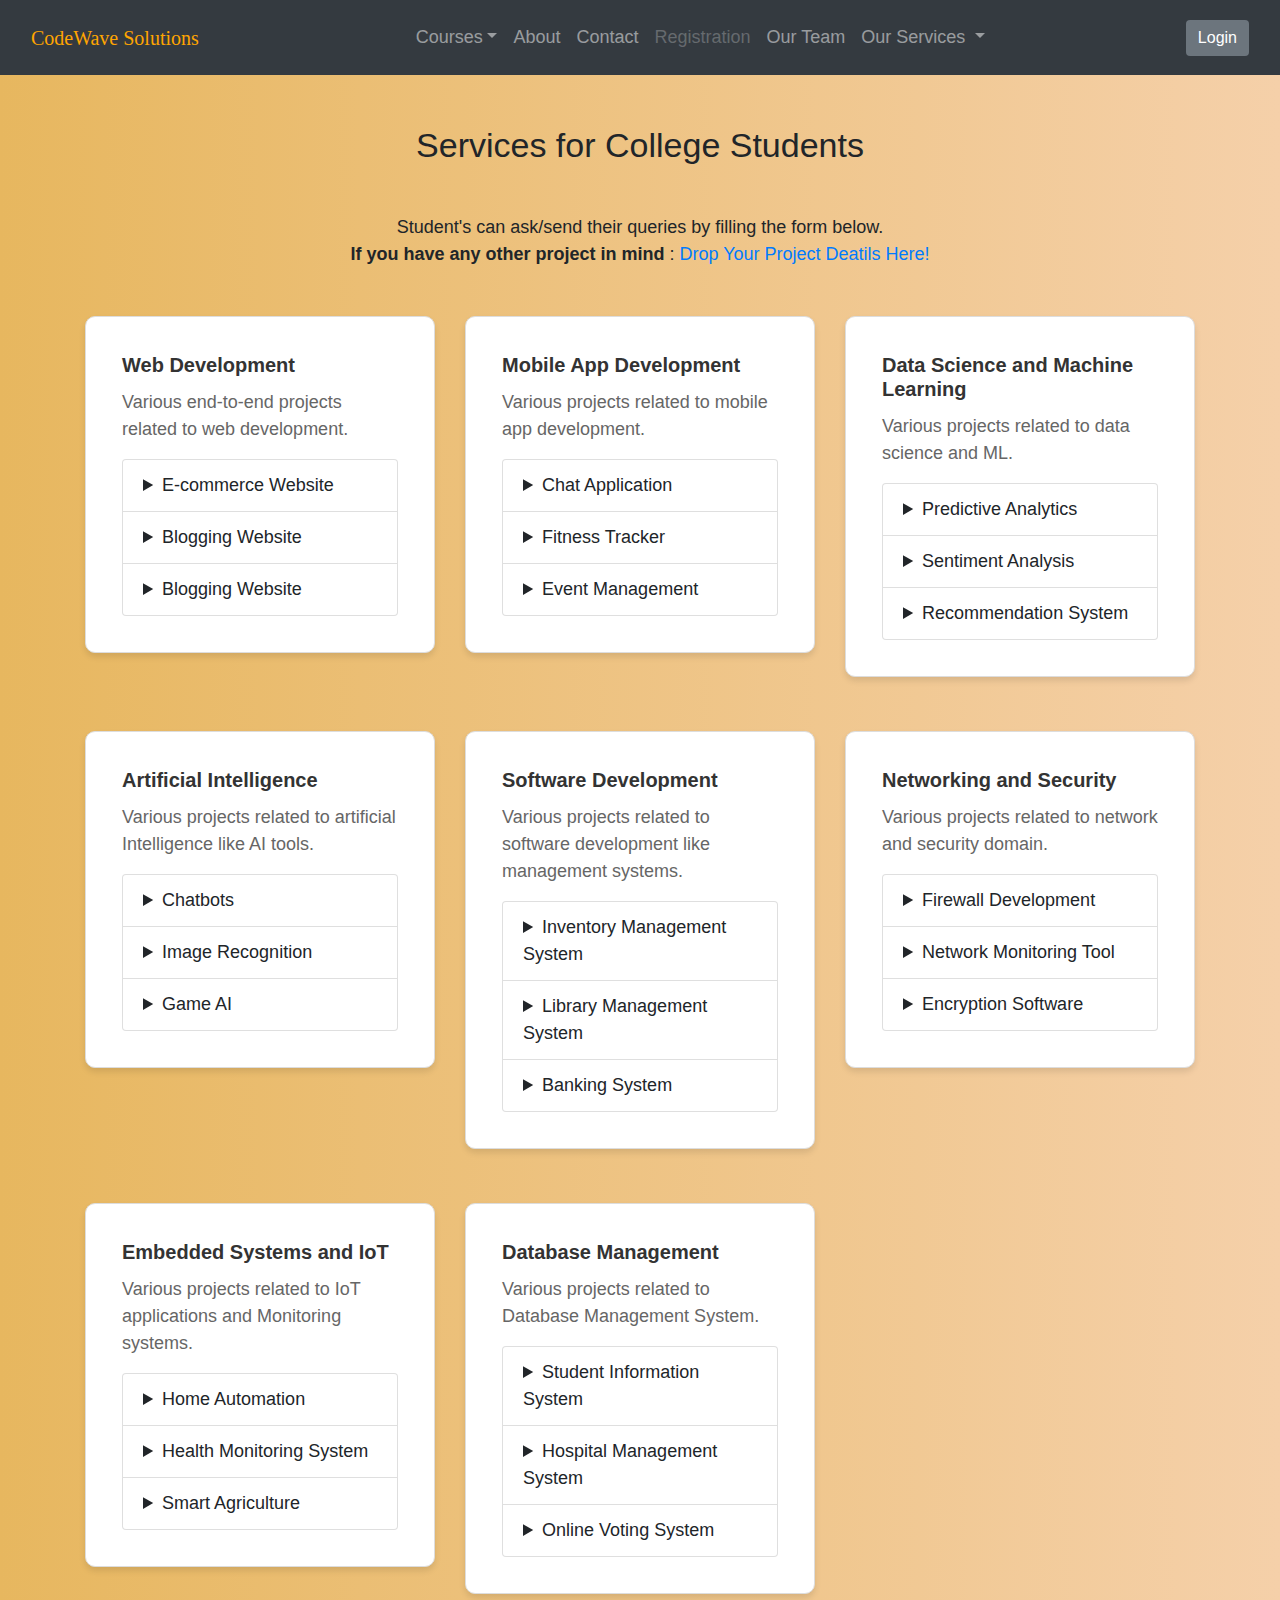
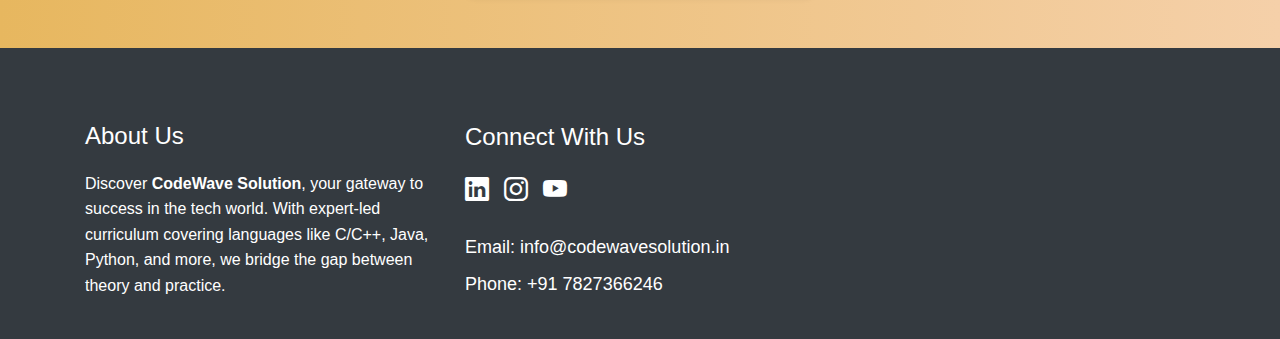
<file: studentServices.html>
<!DOCTYPE html>
<html lang="en">
  <head>
    <meta charset="UTF-8" />
    <meta name="viewport" content="width=device-width, initial-scale=1.0" />
    <title>CodeWave Solutions - Projects</title>
    <link
      rel="stylesheet"
      href="https://stackpath.bootstrapcdn.com/bootstrap/4.5.2/css/bootstrap.min.css"
    />
    <link
      href="https://cdnjs.cloudflare.com/ajax/libs/font-awesome/6.0.0-beta3/css/all.min.css"
      rel="stylesheet"
    />
    <link rel="stylesheet" href="main.css" />
    <link rel="stylesheet" href="project.css" />

    <style>
      .container {
        margin-top: 50px;
      }

      .project-card {
        background-color: #fff;
        border-radius: 10px;
        box-shadow: 0 4px 6px rgba(0, 0, 0, 0.1);
        transition: transform 0.3s;
      }

      .project-card:hover {
        transform: translateY(-5px);
      }

      .card-title {
        font-weight: bold;
        color: #333;
      }

      .card-text {
        color: #666;
      }
    </style>
  </head>
  <body style="font-size: 18px">
    <!-- Navbar -->
    <nav class="navbar navbar-expand-lg navbar-dark bg-dark p-3">
      <div class="container-fluid">
        <a
          class="navbar-brand fw-bold"
          href="index.html"
          style="font-family: cursive; color: orange"
          >CodeWave Solutions</a
        >
        <button
          class="navbar-toggler"
          type="button"
          data-bs-toggle="collapse"
          data-bs-target="#navbarSupportedContent"
          aria-controls="navbarSupportedContent"
          aria-expanded="false"
          aria-label="Toggle navigation"
        >
          <span class="navbar-toggler-icon"></span>
        </button>
        <div class="collapse navbar-collapse" id="navbarSupportedContent">
          <ul class="navbar-nav me-auto mb-2 mb-lg-0 gap-4">
            <li
              class="nav-item dropdown"
              onmouseover="showDropdown()"
              onmouseout="hideDropdown()"
            >
              <a
                class="nav-link dropdown-toggle"
                href="#"
                id="coursesDropdown"
                role="button"
                aria-expanded="false"
                >Courses</a
              >
              <ul
                class="dropdown-menu"
                aria-labelledby="coursesDropdown"
                id="coursesMenu"
              >
                <!-- Course list items -->
                <li><a class="dropdown-item" href="javaFullStack.html">Java Full Stack</a></li>
                <!-- Course 2 -->
                <li><a class="dropdown-item" href="ds.html">Data Science</a></li>
                <!-- Course 3 -->
                <li>
                  <a class="dropdown-item" href="dA.html">Data Analytics</a>
                </li>
                <!-- Course 4 -->
                <li><a class="dropdown-item" href="pythonFullStack.html">Python Full Stack</a></li>
                <!-- Course 5 -->
                <li><a class="dropdown-item" href="mean.html">Mean Stack</a></li>
                <!-- Course 6 -->
                <li><a class="dropdown-item" href="mern.html">Mern Stack</a></li>
              </ul>
            </li>
            <li class="nav-item">
              <a class="nav-link" href="about.html">About</a>
            </li>
            <li class="nav-item">
              <a class="nav-link" href="contact.html">Contact</a>
            </li>
            <li class="nav-item">
              <a class="nav-link disabled" href="#">Registration</a>
            </li>
            <li class="nav-item">
              <a class="nav-link" href="ourTeam.html">Our Team</a>
            </li>
            <ul class="navbar-nav me-auto mb-2 mb-lg-0 gap-4 ml-0">
              <li
                class="nav-item dropdown ml-0"
                onmouseover="showServices()"
                onmouseout="hideServices()"
              >
                <a
                  class="nav-link dropdown-toggle"
                  href="#"
                  id="servicesDropdown"
                  role="button"
                  aria-expanded="false"
                >
                  Our Services
                </a>
                <ul
                  class="dropdown-menu"
                  aria-labelledby="servicesDropdown"
                  id="servicesMenu"
                >
                  <li>
                    <a class="dropdown-item" href="corporateServices.html"
                      >For Corporate</a
                    >
                  </li>
                  <li>
                    <a class="dropdown-item" href="studentServices.html"
                      >For Students</a
                    >
                  </li>
                </ul>
              </li>
            </ul>
          </ul>
          <form class="d-flex">
            <button class="btn btn-secondary fs-5 border-0" type="submit">
              Login
            </button>
          </form>
        </div>
      </div>
    </nav>

    <!-- Projects Section -->
    <div class="container">
      <h2 class="text-center mt-3 mb-5 fw-bold" style="font-size: 34px">
        Services for College Students
      </h2>
      <p class="text-center mb-5">
        Student's can ask/send their queries by filling the form below. <br />
        <b>If you have any other project in mind</b> : <a href="contact.html">Drop Your Project Deatils Here!</a>
      </p>
      <div class="row">
        <div class="col-md-4 mb-4">
          <div class="card project-card p-3">
            <div class="card-body">
              <h5 class="card-title">Web Development</h5>
              <p class="card-text">
                Various end-to-end projects related to web development.
              </p>
              <ol class="list-group">
                <li class="list-group-item">
                  <details>
                    <summary>E-commerce Website</summary>
                    <p
                      class="px-3 text-muted"
                      style="font-weight: 200; font-size: 16px"
                    >
                      Building a fully functional online store with user
                      authentication, product listings, and payment integration.
                    </p>
                  </details>
                </li>
                <li class="list-group-item">
                  <details>
                    <summary>Blogging Website</summary>
                    <p
                      class="px-3 text-muted"
                      style="font-weight: 200; font-size: 16px"
                    >
                      Creating a content management system where users can
                      publish articles, comment, and interact.
                    </p>
                  </details>
                </li>
                <li class="list-group-item">
                  <details>
                    <summary>Blogging Website</summary>
                    <p
                      class="px-3 text-muted"
                      style="font-weight: 200; font-size: 16px"
                    >
                      Designing a personal portfolio to showcase projects,
                      skills, and experiences.
                    </p>
                  </details>
                </li>
              </ol>
            </div>
          </div>
        </div>
        <div class="col-md-4 mb-4">
          <div class="card project-card p-3">
            <div class="card-body">
              <h5 class="card-title">Mobile App Development</h5>
              <p class="card-text">
                Various projects related to mobile app development.
              </p>
              <ol class="list-group">
                <li class="list-group-item">
                  <details>
                    <summary>Chat Application</summary>
                    <p
                      class="px-3 text-muted"
                      style="font-weight: 200; font-size: 16px"
                    >
                      Developing a real-time messaging app with features like
                      group chats, media sharing, and notifications.
                    </p>
                  </details>
                </li>
                <li class="list-group-item">
                  <details>
                    <summary>Fitness Tracker</summary>
                    <p
                      class="px-3 text-muted"
                      style="font-weight: 200; font-size: 16px"
                    >
                      Creating an app to track physical activities, monitor
                      health metrics, and set fitness goals.
                    </p>
                  </details>
                </li>
                <li class="list-group-item">
                  <details>
                    <summary>Event Management</summary>
                    <p
                      class="px-3 text-muted"
                      style="font-weight: 200; font-size: 16px"
                    >
                      Building an app for scheduling and managing events,
                      including RSVP tracking and reminders.
                    </p>
                  </details>
                </li>
              </ol>
            </div>
          </div>
        </div>
        <div class="col-md-4 mb-4">
          <div class="card project-card p-3">
            <div class="card-body">
              <h5 class="card-title">Data Science and Machine Learning</h5>
              <p class="card-text">
                Various projects related to data science and ML.
              </p>
              <ol class="list-group">
                <li class="list-group-item">
                  <details>
                    <summary>Predictive Analytics</summary>
                    <p
                      class="px-3 text-muted"
                      style="font-weight: 200; font-size: 16px"
                    >
                      Using machine learning to predict outcomes like house
                      prices, stock prices, or customer churn.
                    </p>
                  </details>
                </li>
                <li class="list-group-item">
                  <details>
                    <summary>Sentiment Analysis</summary>
                    <p
                      class="px-3 text-muted"
                      style="font-weight: 200; font-size: 16px"
                    >
                      Analyzing social media posts or reviews to determine
                      public sentiment using natural language processing.
                    </p>
                  </details>
                </li>
                <li class="list-group-item">
                  <details>
                    <summary>Recommendation System</summary>
                    <p
                      class="px-3 text-muted"
                      style="font-weight: 200; font-size: 16px"
                    >
                      Developing systems like those used by Netflix or Amazon to
                      recommend movies, products, or content based on user
                      behavior.
                    </p>
                  </details>
                </li>
              </ol>
            </div>
          </div>
        </div>
        <div class="col-md-4 mb-4">
          <div class="card project-card p-3">
            <div class="card-body">
              <h5 class="card-title">Artificial Intelligence</h5>
              <p class="card-text">
                Various projects related to artificial Intelligence like AI
                tools.
              </p>
              <ol class="list-group">
                <li class="list-group-item">
                  <details>
                    <summary>Chatbots</summary>
                    <p
                      class="px-3 text-muted"
                      style="font-weight: 200; font-size: 16px"
                    >
                      Creating AI-driven chatbots for customer service or
                      personal assistants.
                    </p>
                  </details>
                </li>
                <li class="list-group-item">
                  <details>
                    <summary>Image Recognition</summary>
                    <p
                      class="px-3 text-muted"
                      style="font-weight: 200; font-size: 16px"
                    >
                      Building applications that can recognize and classify
                      images, such as facial recognition systems.
                    </p>
                  </details>
                </li>
                <li class="list-group-item">
                  <details>
                    <summary>Game AI</summary>
                    <p
                      class="px-3 text-muted"
                      style="font-weight: 200; font-size: 16px"
                    >
                      Developing intelligent agents that can play games, learn
                      strategies, and compete against humans or other AI.
                    </p>
                  </details>
                </li>
              </ol>
            </div>
          </div>
        </div>
        <!-- Add more columns for additional projects -->
        <div class="col-md-4 mb-4">
          <div class="card project-card p-3">
            <div class="card-body">
              <h5 class="card-title">Software Development</h5>
              <p class="card-text">
                Various projects related to software development like management
                systems.
              </p>
              <ol class="list-group">
                <li class="list-group-item">
                  <details>
                    <summary>Inventory Management System</summary>
                    <p
                      class="px-3 text-muted"
                      style="font-weight: 200; font-size: 16px"
                    >
                      Developing a system to track inventory levels, orders,
                      sales, and deliveries.
                    </p>
                  </details>
                </li>
                <li class="list-group-item">
                  <details>
                    <summary>Library Management System</summary>
                    <p
                      class="px-3 text-muted"
                      style="font-weight: 200; font-size: 16px"
                    >
                      Creating software to manage book inventories, member
                      registrations, and borrowing/returning processes.
                    </p>
                  </details>
                </li>
                <li class="list-group-item">
                  <details>
                    <summary>Banking System</summary>
                    <p
                      class="px-3 text-muted"
                      style="font-weight: 200; font-size: 16px"
                    >
                      Building a secure system to handle banking transactions,
                      account management, and customer service.
                    </p>
                  </details>
                </li>
              </ol>
            </div>
          </div>
        </div>
        <div class="col-md-4 mb-4">
          <div class="card project-card p-3">
            <div class="card-body">
              <h5 class="card-title">Networking and Security</h5>
              <p class="card-text">
                Various projects related to network and security domain.
              </p>
              <ol class="list-group">
                <li class="list-group-item">
                  <details>
                    <summary>Firewall Development</summary>
                    <p
                      class="px-3 text-muted"
                      style="font-weight: 200; font-size: 16px"
                    >
                      Creating software to protect networks from unauthorized
                      access and threats.
                    </p>
                  </details>
                </li>
                <li class="list-group-item">
                  <details>
                    <summary>Network Monitoring Tool</summary>
                    <p
                      class="px-3 text-muted"
                      style="font-weight: 200; font-size: 16px"
                    >
                      Developing tools to monitor network traffic, performance,
                      and identify potential issues.
                    </p>
                  </details>
                </li>
                <li class="list-group-item">
                  <details>
                    <summary>Encryption Software</summary>
                    <p
                      class="px-3 text-muted"
                      style="font-weight: 200; font-size: 16px"
                    >
                      Implementing cryptographic algorithms to secure data
                      transmission and storage.
                    </p>
                  </details>
                </li>
              </ol>
            </div>
          </div>
        </div>
        <div class="col-md-4 mb-4">
          <div class="card project-card p-3">
            <div class="card-body">
              <h5 class="card-title">Embedded Systems and IoT</h5>
              <p class="card-text">
                Various projects related to IoT applications and Monitoring
                systems.
              </p>
              <ol class="list-group">
                <li class="list-group-item">
                  <details>
                    <summary>Home Automation</summary>
                    <p
                      class="px-3 text-muted"
                      style="font-weight: 200; font-size: 16px"
                    >
                      Building IoT devices to control home appliances remotely
                      through mobile apps or voice commands.
                    </p>
                  </details>
                </li>
                <li class="list-group-item">
                  <details>
                    <summary>Health Monitoring System</summary>
                    <p
                      class="px-3 text-muted"
                      style="font-weight: 200; font-size: 16px"
                    >
                      Developing wearable devices to monitor vital signs and
                      send data to healthcare providers.
                    </p>
                  </details>
                </li>
                <li class="list-group-item">
                  <details>
                    <summary>Smart Agriculture</summary>
                    <p
                      class="px-3 text-muted"
                      style="font-weight: 200; font-size: 16px"
                    >
                      Creating systems to monitor soil conditions, weather, and
                      crop health to optimize farming practices.
                    </p>
                  </details>
                </li>
              </ol>
            </div>
          </div>
        </div>
        <div class="col-md-4 mb-4">
          <div class="card project-card p-3">
            <div class="card-body">
              <h5 class="card-title">Database Management</h5>
              <p class="card-text">
                Various projects related to Database Management System.
              </p>
              <ol class="list-group">
                <li class="list-group-item">
                  <details>
                    <summary>Student Information System</summary>
                    <p
                      class="px-3 text-muted"
                      style="font-weight: 200; font-size: 16px"
                    >
                      Developing a database to manage student records, grades,
                      and attendance.
                    </p>
                  </details>
                </li>
                <li class="list-group-item">
                  <details>
                    <summary>Hospital Management System</summary>
                    <p
                      class="px-3 text-muted"
                      style="font-weight: 200; font-size: 16px"
                    >
                      Creating a database system to manage patient records,
                      appointments, and medical histories.
                    </p>
                  </details>
                </li>
                <li class="list-group-item">
                  <details>
                    <summary>Online Voting System</summary>
                    <p
                      class="px-3 text-muted"
                      style="font-weight: 200; font-size: 16px"
                    >
                      Building a secure database for managing voter registration
                      and conducting elections online.
                    </p>
                  </details>
                </li>
              </ol>
            </div>
          </div>
        </div>
      </div>
    </div>

    <!-- Footer -->
    <footer class="py-4 bg-dark text-white">
      <div class="container">
        <div class="row align-items-center d-flex justify-content-evenly">
          <div class="col-md-4">
            <h3>About Us</h3>
            <p>
                Discover <b>CodeWave Solution</b>, your gateway to success in the tech
          world. With expert-led curriculum covering languages like C/C++, Java,
          Python, and more, we bridge the gap between theory and practice.
            </p>
          </div>
          <div class="col-md-4">
            <h3>Connect With Us</h3>
            <!-- Social media icons -->
            <ul class="social-media">
              <li>
                <a class="text-white" 
                href="https://www.linkedin.com/company/codewave-solution/" target="_blank"><i class="bi bi-linkedin"></i></a>
              </li>
              <li>
                <a class="text-white" href="https://www.instagram.com/codewave_solution?igsh=ZG53Mmt3YWt2aTZ3" target="_blank"
                  ><i class="bi bi-instagram"></i
                ></a>
              </li>
              <li>
                <a class="text-white" href="https://youtube.com/@codewavesolution?si=cRN9feFaMbyaam3K" target="_blank"
                  ><i class="bi bi-youtube"></i
                ></a>
              </li>
            </ul>
            <!-- Contact information -->
            <ul>
              <li>Email: info@codewavesolution.in</li>
              <li>Phone: +91 7827366246</li>
            </ul>
          </div>
        </div>
      </div>
    </footer>

    <script defer src="script.js"></script>
    <script src="https://code.jquery.com/jquery-3.5.1.slim.min.js"></script>
    <script src="https://cdn.jsdelivr.net/npm/@popperjs/core@2.11.6/dist/umd/popper.min.js"></script>
    <script src="https://cdn.jsdelivr.net/npm/bootstrap@5.3.0-alpha1/dist/js/bootstrap.min.js"></script>
    <link
      href="https://cdn.jsdelivr.net/npm/bootstrap@5.0.2/dist/css/bootstrap.min.css"
      rel="stylesheet"
      integrity="sha384-EVSTQN3/azprG1Anm3QDgpJLIm9Nao0Yz1ztcQTwFspd3yD65VohhpuuCOmLASjC"
      crossorigin="anonymous"
    />
    <link
      href="https://cdn.jsdelivr.net/npm/bootstrap-icons@1.7.2/font/bootstrap-icons.css"
      rel="stylesheet"
    />
  </body>
</html>
</file>
<file: main.css>
.myBody {
  font-family: sans-serif;
  font-size: 18px;
}

.bg-gradient {
  background: linear-gradient(to right, #2f43c449, #d5bfeb);
  color: #fff;
  padding: 50px 0;
}

#hero {
  background: linear-gradient(45deg, #f0d2ad, #ed94ed 100%);
}

.overview {
  padding: 50px 0;
}

.parent {
  background-color: #f8f9fa;
  padding: 20px;
  border-radius: 10px;
  text-align: center;
  width: 100px;
  height: 100px;
}

.img i {
  font-size: 3rem;
  color: #007bff;
}

.text p:first-child {
  font-size: 2rem;
  font-weight: bold;
  margin-bottom: 5px;
}

.text p:last-child {
  font-size: 1.2rem;
  color: #6c757d;
}

.course-gradient {
  background: linear-gradient(to left, #f5d0a9, #e7b75f);
  padding: 40px 0;
}

.course-category {
  background: linear-gradient(to left, #f5d0a9, #e7b75f);
  padding-top: 50px;
  padding-bottom: 50px;
}

/* All button takes gradient color scheme */
.btn-primary {
  background: linear-gradient(to right, #ff8c00, #800080);
  border-color: transparent;
}

.btn-primary:hover {
  background: linear-gradient(to right, #ff6347, #8a2be2);
  border-color: transparent;
}

/* Align social media icons horizontally */
.social-media {
  list-style-type: none;
  padding: 0;
}

.social-media li {
  display: inline-block;
  margin-right: 10px;
}

/* Style social media icons */
.social-media a {
  color: #000;
  font-size: 24px;
}

/* Change color of social media icons on hover */
.social-media a:hover {
  color: #ff8c00;
}

footer {
  padding: 40px 0;
}

footer h3 {
  color: white;
  font-size: 24px;
  margin-bottom: 20px;
}

footer p {
  color: white;
  font-size: 16px;
  line-height: 1.6;
}

footer ul {
  list-style-type: none;
  padding: 0;
}

footer ul li {
  margin-bottom: 10px;
}

footer ul li a {
  color: white;
  text-decoration: none;
  font-weight: bold;
}

footer ul li a:hover {
  color: #ffcc80; /* Hover color remains the same as before */
}
</file>
<file: aboutcss.css>
body {
  font-family: sans-serif;
  font-size: 18px;
}

.course-gradient {
  background: linear-gradient(to left, #f5d0a9, #e7b75f);
  padding: 40px 0;
}

.social-media {
  list-style-type: none;
  padding: 0;
}

.social-media li {
  display: inline-block;
  margin-right: 10px; /* Adjust spacing between icons */
}

/* Style social media icons */
.social-media a {
  color: #000; /* Change icon color as needed */
  font-size: 24px;
}

/* Change color of social media icons on hover */
.social-media a:hover {
  color: #ff8c00; /* Change to your desired hover color */
}

footer {
  padding: 40px 0;
}

footer h3 {
  color: white;
  font-size: 24px;
  margin-bottom: 20px;
}

footer p {
  color: white;
  font-size: 16px;
  line-height: 1.6;
}

footer ul {
  list-style-type: none;
  padding: 0;
}

footer ul li {
  margin-bottom: 10px;
}

footer ul li a {
  color: white;
  text-decoration: none;
  font-weight: bold;
}

footer ul li a:hover {
  color: #ffcc80; /* Hover color remains the same as before */
}
</file>
<file: project.css>
body {
  background: linear-gradient(to left, #f5d0a9, #e7b75f);
  font-size: 18px;
}

.navbar-nav {
  margin: auto;
}

.mainDiv {
  justify-content: center;
  align-items: center;
  flex-direction: column;
}

@media (min-width: 768px) {
  .mainDiv {
    flex-direction: row;
  }
}

.project-section {
  padding: 60px 0;
}

.project-card {
  margin-bottom: 30px;
  border: 1px solid #ddd;
  border-radius: 8px;
  overflow: hidden;
  background-color: #fff;
  transition: transform 0.3s;
}

.project-card:hover {
  transform: translateY(-10px);
}

.project-image img {
  width: 100%;
  height: auto;
}

.project-details {
  padding: 20px;
}

.project-title {
  font-size: 1.5em;
  font-weight: bold;
  margin-bottom: 10px;
}

.project-description {
  font-family: "Times New Roman", Times, serif;
  font-size: 1em;
  color: #666;
}

.project-info {
  margin-top: 10px;
  font-size: 0.9em;
  color: #888;
}
</file>
<file: ourTeam.css>
.navbar-nav {
  margin: auto;
}

@media (min-width: 768px) {
  .mainDiv {
    flex-direction: row;
  }
}

.team-section {
  padding: 60px 0;
  background: linear-gradient(to left, #f5d0a9, #e7b75f);
}

.team-member {
  margin-bottom: 30px;
  text-align: center;
  border: 1px solid #ddd;
  padding: 20px;
  border-radius: 10px;
  background-color: #fff;
}

.team-member img {
  border-radius: 50%;
  margin-bottom: 15px;
  width: 150px;
  height: 150px;
  object-fit: cover;
}

.team-member h4 {
  margin-bottom: 10px;
}

.team-member p {
  font-size: 14px;
  color: #666;
}

.team-member .bio {
  margin-bottom: 15px;
}

.team-member .skills {
  font-size: 14px;
  color: #666;
}

.social-icons a {
  color: #333;
  margin: 0 10px;
  font-size: 18px;
}
</file>
